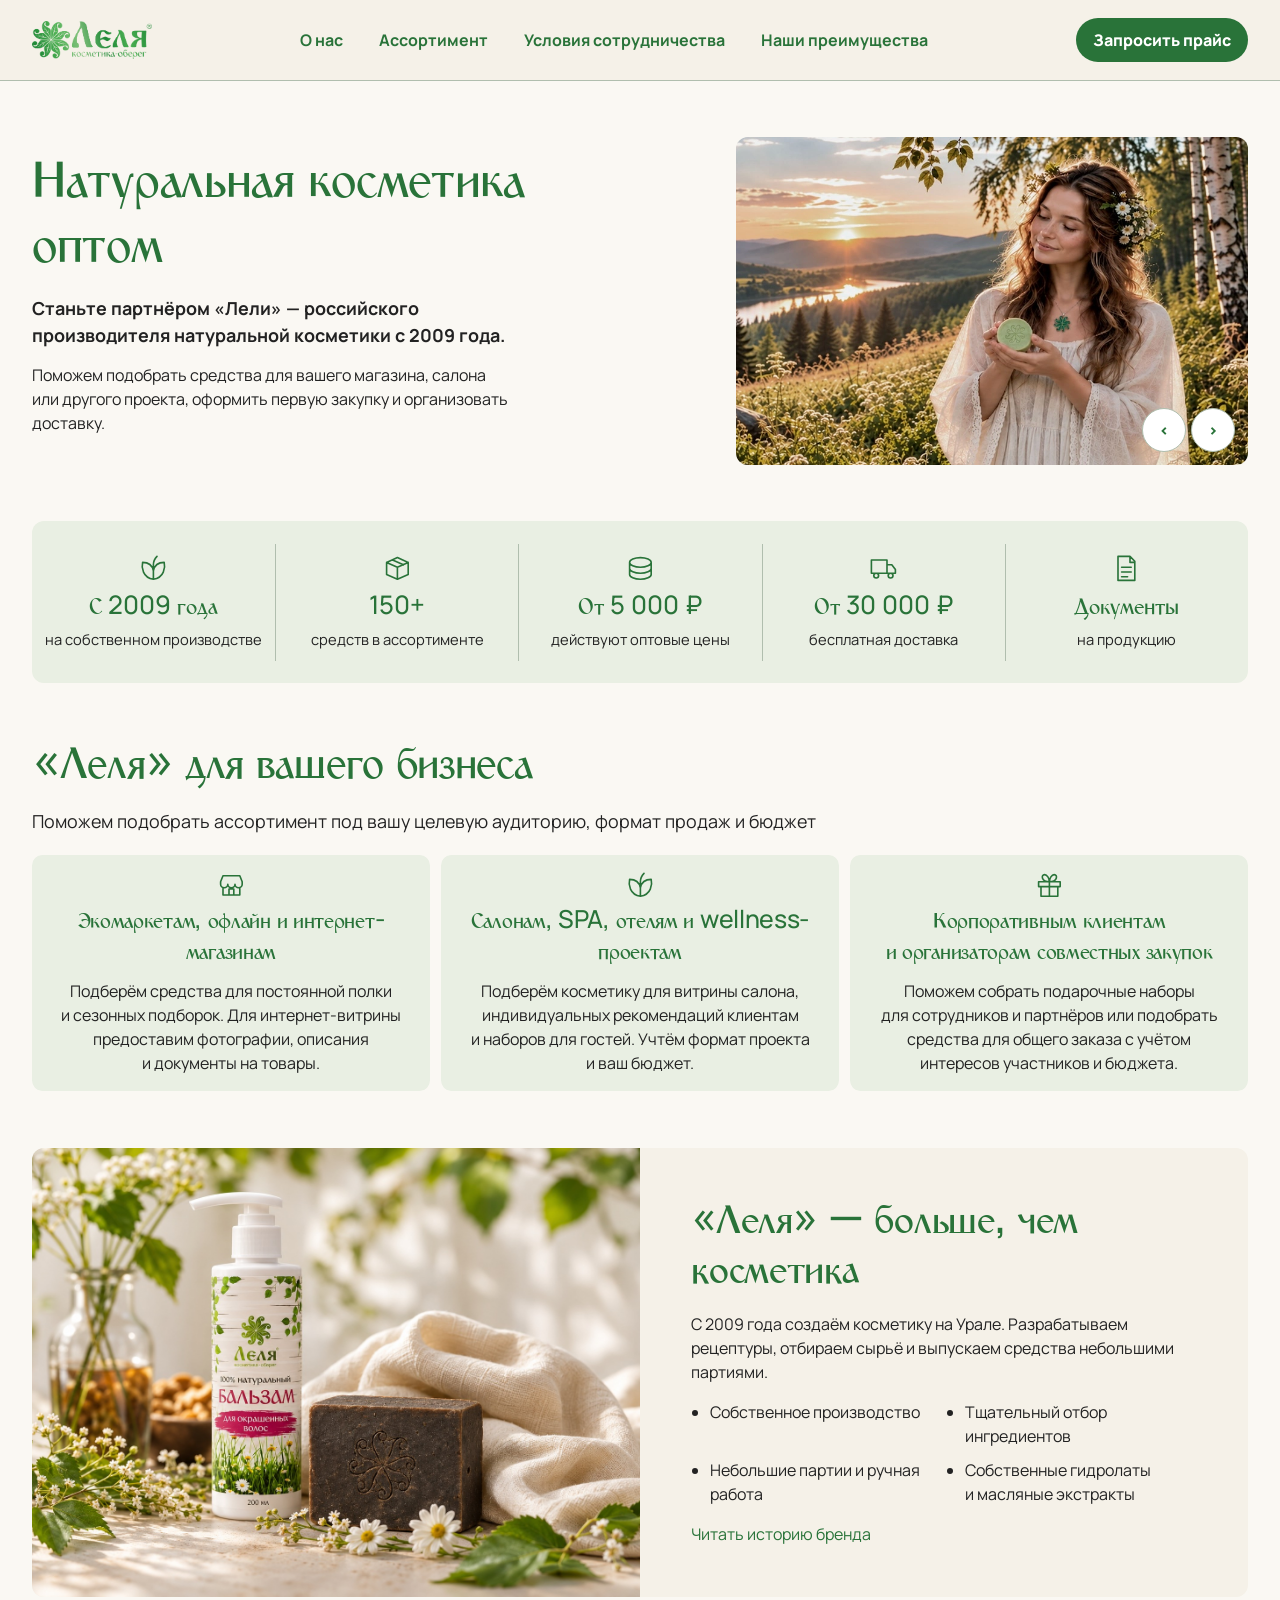
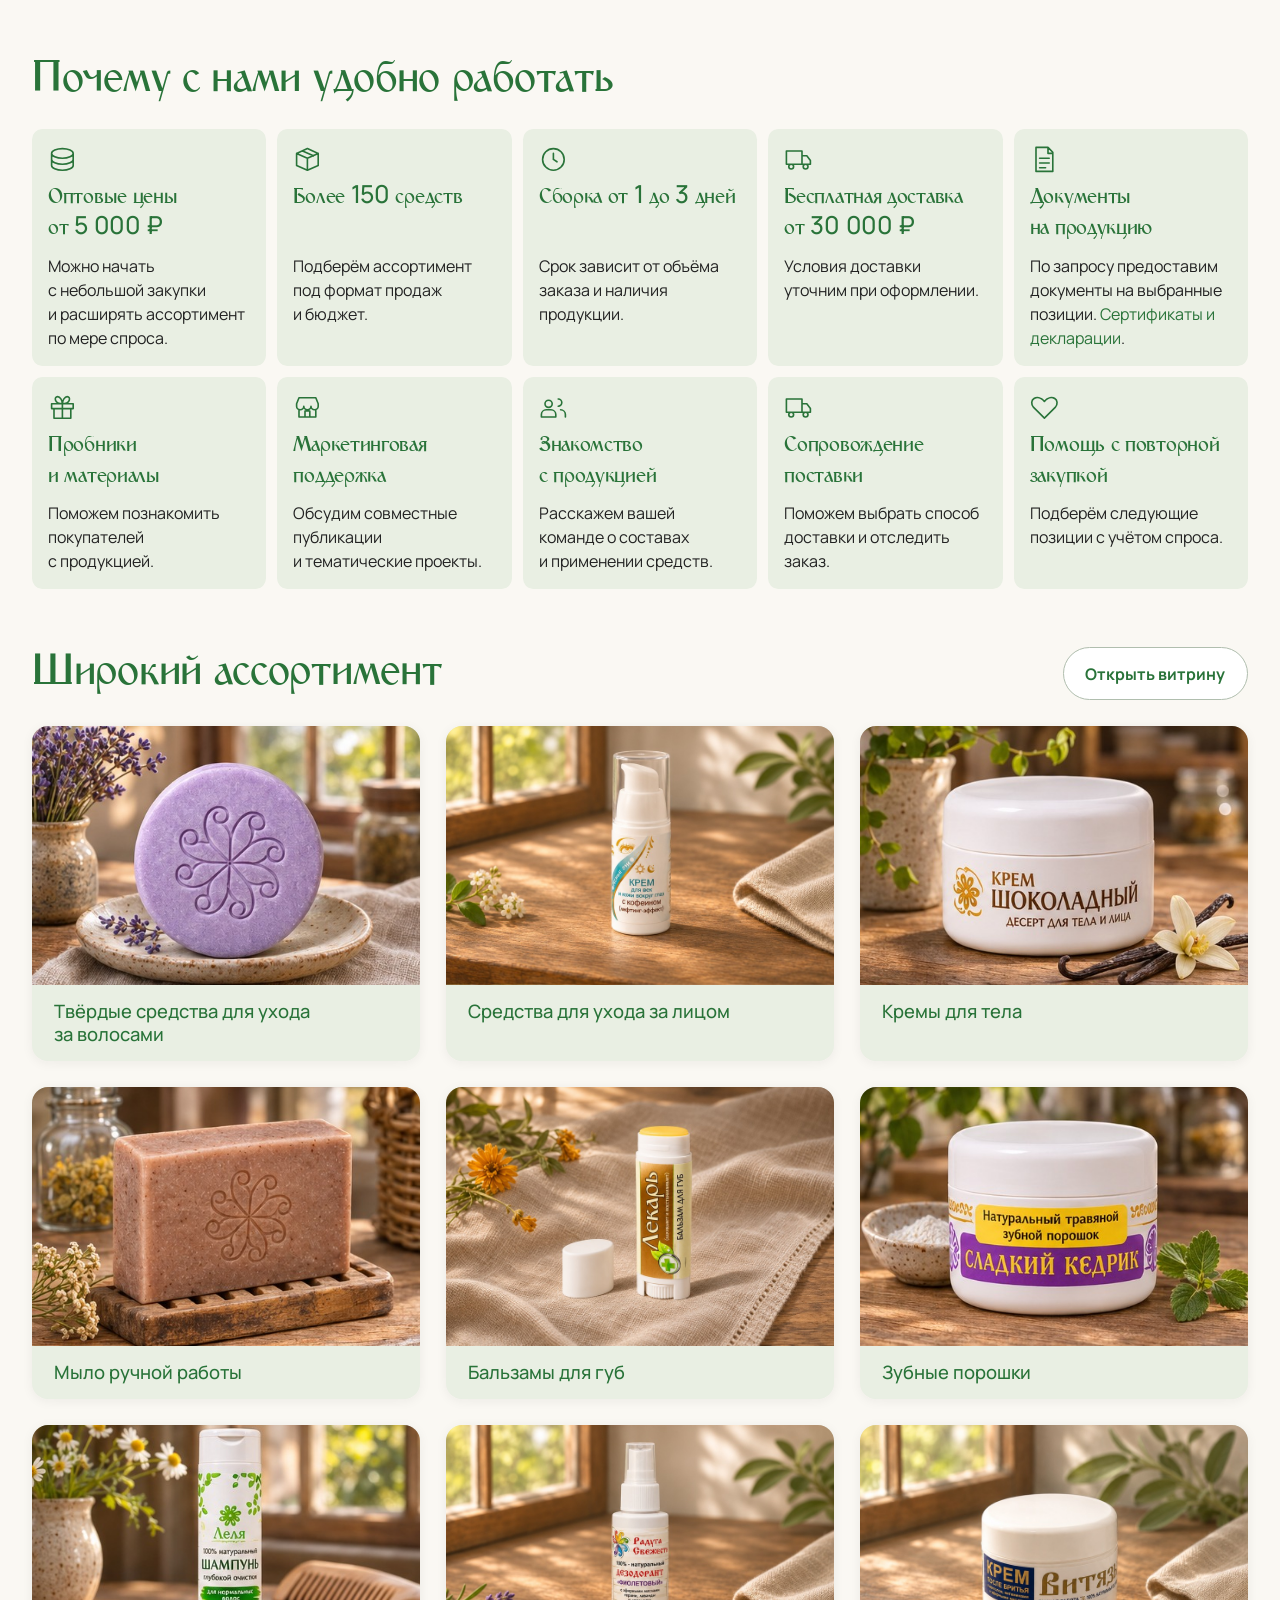
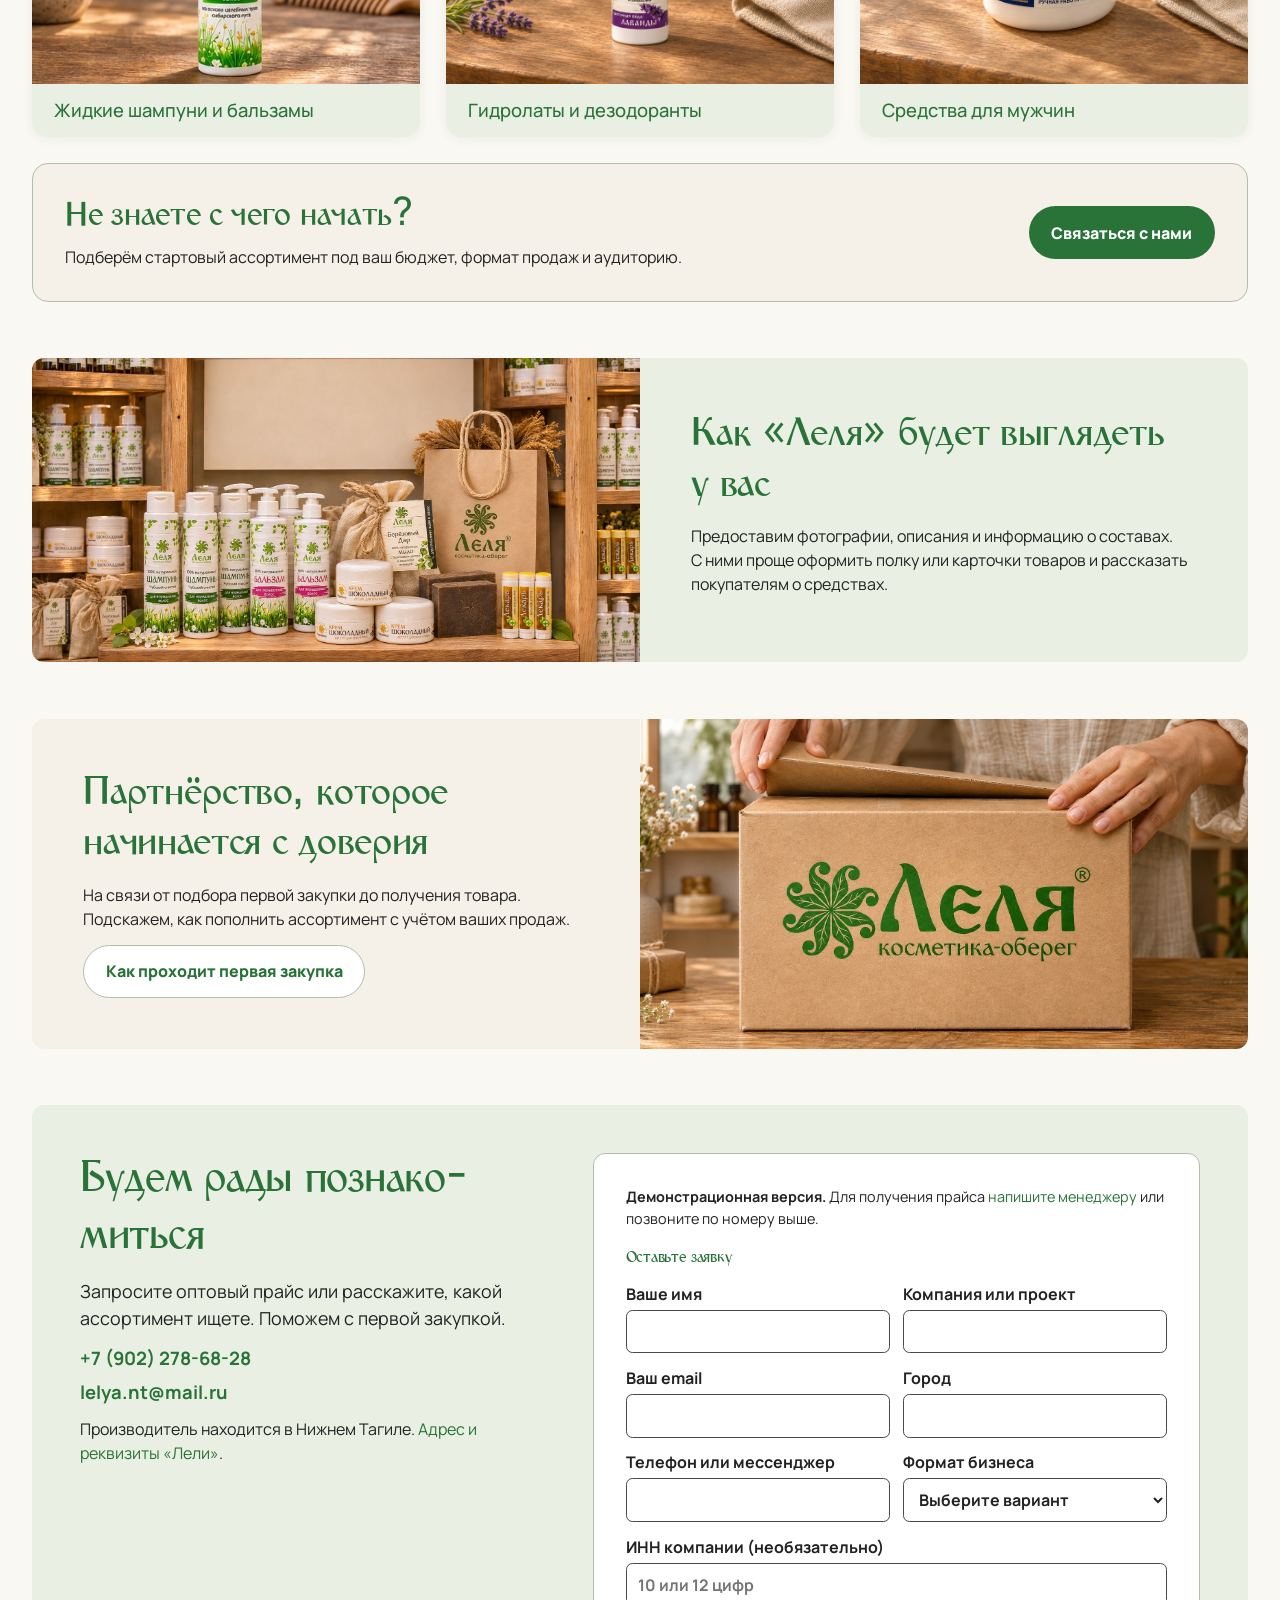
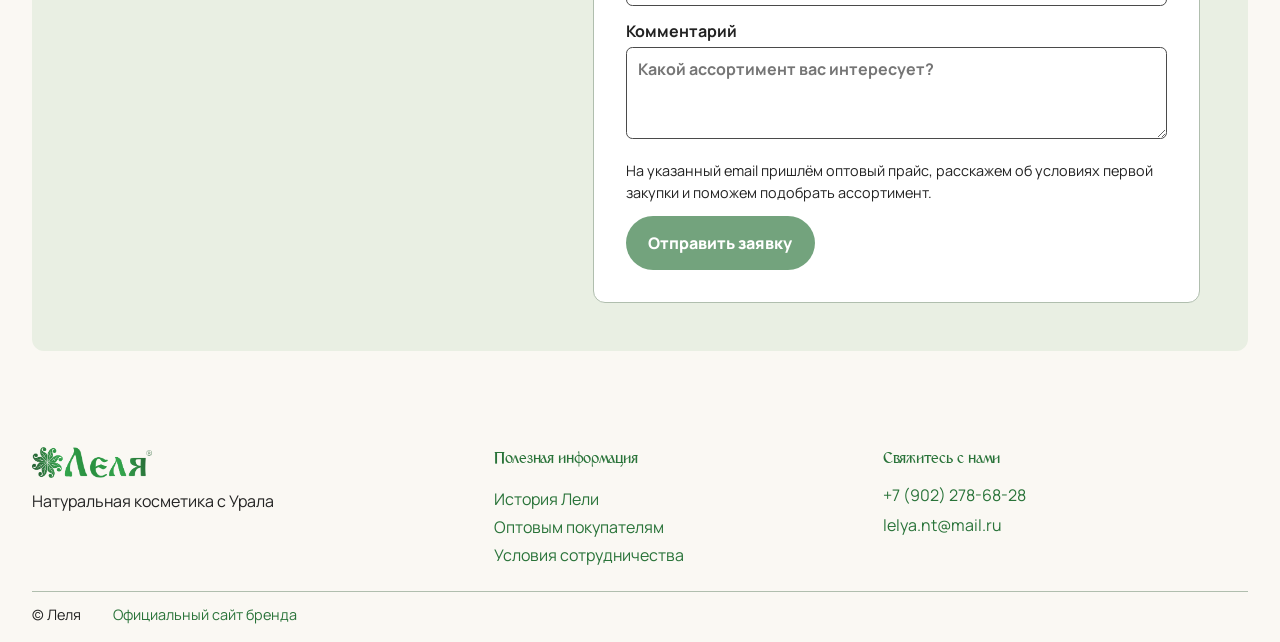
<file: index.html>
<!doctype html>
<html lang="ru">
<head>
<meta name="robots" content="noindex,follow">
<meta charset="utf-8">
<meta name="viewport" content="width=device-width, initial-scale=1">
<meta name="description" content="Оптовые поставки натуральной косметики «Леля» из Нижнего Тагила. Оптовые цены от 5 000 ₽, доставка по России. Запросите прайс для вашего бизнеса.">
<title>Натуральная косметика оптом от производителя «Леля»</title>
<link rel="icon" href="assets/icon.png">
<link rel="stylesheet" href="https://fonts.googleapis.com/css2?family=Manrope:wght@400;500;600;700;800&amp;display=swap">
<link rel="stylesheet" href="styles.css?v=wholesale-launch">
<script src="carousel.js" defer></script>
</head>
<body id="top" class="partner-home">
<a class="skip" href="#partners">К&nbsp;содержанию</a>
<header class="header">
  <div class="wrap header-inner">
    <a href="#top" aria-label="Леля — начало страницы"><img class="logo" src="assets/logo-header.png" alt="Леля"></a>
    <nav class="desktop-menu" aria-label="Основное меню"><a href="history.html">О&nbsp;нас</a><a href="assortment.html">Ассортимент</a><a href="terms.html">Условия сотрудничества</a><a href="benefits.html">Наши преимущества</a></nav>
    <a class="button small" href="#contact">Запросить прайс</a>
    <details class="mobile-menu">
      <summary aria-label="Меню"><span aria-hidden="true"></span></summary>
      <nav aria-label="Основное меню"><a href="history.html">О&nbsp;нас</a><a href="assortment.html">Ассортимент</a><a href="terms.html">Условия сотрудничества</a><a href="benefits.html">Наши преимущества</a></nav>
    </details>
  </div>
</header>
<main>
  <section id="partners" class="hero wrap" aria-labelledby="hero-title">
    <div class="hero-copy">
      <h1 id="hero-title">Натуральная косметика оптом</h1>
      <p class="intro"><strong>Станьте партнёром «Лели»&nbsp;— российского производителя натуральной косметики с&nbsp;2009&nbsp;года.</strong></p><p>Поможем подобрать средства для&nbsp;вашего магазина, салона или&nbsp;другого проекта, оформить первую закупку и&nbsp;организовать доставку.</p>
    </div>
    <div class="hero-carousel" role="region" aria-label="Косметика «Леля»">
      <img class="carousel-photo carousel-original is-active" src="assets/banner.webp" alt="Фотография из архива бренда «Леля»" fetchpriority="high">
      <img class="carousel-photo" src="assets/hero-daily.jpg" alt="Шампунь, бальзам-кондиционер для жирных волос, мыло, крем и бальзам для губ на столе в мастерской" aria-hidden="true">
      <img class="carousel-photo" src="assets/hero-care.jpg" alt="Два жидких шампуня, фиолетовый твёрдый шампунь и стопка кедрового мыла на столе в мастерской" aria-hidden="true">
      <div class="carousel-controls" hidden>
        <button type="button" data-step="-1" aria-label="Предыдущее фото">‹</button>
        <button type="button" data-step="1" aria-label="Следующее фото">›</button>
      </div>
    </div>
  </section>
  <section class="partner-facts" aria-label="Условия сотрудничества">
    <div class="wrap facts">
      <div><svg class="line-icon" viewBox="0 0 24 24" aria-hidden="true"><path d="M12 21C3 20 2 11 3 7c5 0 8 2 9 7m0 7c9-1 10-10 9-14-5 0-8 2-9 7m0 7V9c0-3 1-5 3-7"/></svg><strong>С&nbsp;2009&nbsp;года</strong><span>на&nbsp;собственном производстве</span></div>
      <div><svg class="line-icon" viewBox="0 0 24 24" aria-hidden="true"><path d="M3 7l9-4 9 4v10l-9 4-9-4Zm0 0 9 4 9-4m-9 4v10m-4-16 9 4"/></svg><strong>150+</strong><span>средств в&nbsp;ассортименте</span></div>
      <div><svg class="line-icon" viewBox="0 0 24 24" aria-hidden="true"><path d="M3 7c0-2 4-4 9-4s9 2 9 4-4 4-9 4-9-2-9-4Zm0 0v5c0 2 4 4 9 4s9-2 9-4V7M3 12v5c0 2 4 4 9 4s9-2 9-4v-5"/></svg><strong>От&nbsp;5&nbsp;000&nbsp;₽</strong><span>действуют оптовые цены</span></div>
      <div><svg class="line-icon" viewBox="0 0 24 24" aria-hidden="true"><path d="M2 5h13v11H2Zm13 4h4l3 4v3h-7M8 18a2 2 0 1 1-4 0 2 2 0 0 1 4 0Zm12 0a2 2 0 1 1-4 0 2 2 0 0 1 4 0Z"/></svg><strong>От&nbsp;30&nbsp;000&nbsp;₽</strong><span>бесплатная доставка</span></div>
      <div><svg class="line-icon" viewBox="0 0 24 24" aria-hidden="true"><path d="M5 2h10l4 4v16H5Zm10 0v5h4M8 11h8m-8 4h8m-8 4h5"/></svg><strong>Документы</strong><span>на&nbsp;продукцию</span></div>
    </div>
  </section>
  <section class="wrap section business" aria-labelledby="business-title">
    <h2 id="business-title">«Леля» для&nbsp;вашего бизнеса</h2>
    <p class="intro">Поможем подобрать ассортимент под&nbsp;вашу целевую аудиторию, формат продаж и&nbsp;бюджет</p>
    <div class="business-grid">
      <article>
        <svg class="line-icon" viewBox="0 0 24 24" aria-hidden="true"><path d="M3 9l2-5h14l2 5M3 9v2a3 3 0 0 0 6 0 3 3 0 0 0 6 0 3 3 0 0 0 6 0V9M5 14v6h14v-6M10 20v-5h4v5"/></svg>
        <h3>Экомаркетам, офлайн и&nbsp;интернет-магазинам</h3>
        <p>Подберём средства для&nbsp;постоянной полки и&nbsp;сезонных подборок. Для&nbsp;интернет-витрины предоставим фотографии, описания и&nbsp;документы на&nbsp;товары.</p>
      </article>
      <article>
        <svg class="line-icon" viewBox="0 0 24 24" aria-hidden="true"><path d="M12 21C3 20 2 11 3 7c5 0 8 2 9 7m0 7c9-1 10-10 9-14-5 0-8 2-9 7m0 7V9c0-3 1-5 3-7"/></svg>
        <h3>Салонам, SPA, отелям и&nbsp;wellness-проектам</h3>
        <p>Подберём косметику для&nbsp;витрины салона, индивидуальных рекомендаций клиентам и&nbsp;наборов для&nbsp;гостей. Учтём формат проекта и&nbsp;ваш бюджет.</p>
      </article>
      <article>
        <svg class="line-icon" viewBox="0 0 24 24" aria-hidden="true"><path d="M3 9h18v4H3zm2 4v8h14v-8m-7-4v12m0-12C5 9 5 3 8 3c2 0 4 3 4 6Zm0 0c7 0 7-6 4-6-2 0-4 3-4 6Z"/></svg>
        <h3>Корпоративным клиентам и&nbsp;организаторам совместных закупок</h3>
        <p>Поможем собрать подарочные наборы для&nbsp;сотрудников и&nbsp;партнёров или&nbsp;подобрать средства для&nbsp;общего заказа с&nbsp;учётом интересов участников и&nbsp;бюджета.</p>
      </article>
    </div>
  </section>
  <section id="about" class="wrap brand-story" aria-labelledby="history-title">
    <img src="assets/partner-brand.jpg" alt="Бальзам для окрашенных волос и дегтярное мыло «Берёзовый дар» среди трав и цветов" loading="lazy" width="1536" height="1024">
    <div class="brand-story-copy">
      <h2 id="history-title">«Леля»&nbsp;— больше, чем косметика</h2>
      <p>С&nbsp;2009&nbsp;года создаём косметику на&nbsp;Урале. Разрабатываем рецептуры, отбираем сырьё и&nbsp;выпускаем средства небольшими партиями.</p>
      <ul class="brand-values"><li>Собственное производство</li><li>Тщательный отбор ингредиентов</li><li>Небольшие партии и&nbsp;ручная работа</li><li>Собственные гидролаты и&nbsp;масляные экстракты</li></ul>
      <a href="history.html">Читать историю бренда</a>
    </div>
  </section>
  <section class="wrap section" aria-labelledby="benefits-title">
    <h2 id="benefits-title">Почему с&nbsp;нами удобно работать</h2>
    <div class="benefits-grid">
      <a class="benefit-link" href="terms.html"><svg class="line-icon" viewBox="0 0 24 24" aria-hidden="true"><path d="M3 7c0-2 4-4 9-4s9 2 9 4-4 4-9 4-9-2-9-4Zm0 0v5c0 2 4 4 9 4s9-2 9-4V7M3 12v5c0 2 4 4 9 4s9-2 9-4v-5"/></svg><h3>Оптовые цены от&nbsp;5&nbsp;000&nbsp;₽</h3><p>Можно начать с&nbsp;небольшой закупки и&nbsp;расширять ассортимент по&nbsp;мере спроса.</p></a>
      <article><svg class="line-icon" viewBox="0 0 24 24" aria-hidden="true"><path d="M3 7l9-4 9 4v10l-9 4-9-4Zm0 0 9 4 9-4m-9 4v10m-4-16 9 4"/></svg><h3>Более 150 средств</h3><p>Подберём ассортимент под&nbsp;формат продаж и&nbsp;бюджет.</p></article>
      <a class="benefit-link" href="terms.html#packing"><svg class="line-icon" viewBox="0 0 24 24" aria-hidden="true"><path d="M12 7v5l3 2m6-2a9 9 0 1 1-18 0 9 9 0 0 1 18 0Z"/></svg><h3>Сборка от&nbsp;1 до&nbsp;3&nbsp;дней</h3><p>Срок зависит от&nbsp;объёма заказа и&nbsp;наличия продукции.</p></a>
      <a class="benefit-link" href="terms.html#shipping"><svg class="line-icon" viewBox="0 0 24 24" aria-hidden="true"><path d="M2 5h13v11H2Zm13 4h4l3 4v3h-7M8 18a2 2 0 1 1-4 0 2 2 0 0 1 4 0Zm12 0a2 2 0 1 1-4 0 2 2 0 0 1 4 0Z"/></svg><h3>Бесплатная доставка от&nbsp;30&nbsp;000&nbsp;₽</h3><p>Условия доставки уточним при&nbsp;оформлении.</p></a>
      <article><svg class="line-icon" viewBox="0 0 24 24" aria-hidden="true"><path d="M5 2h10l4 4v16H5Zm10 0v5h4M8 11h8m-8 4h8m-8 4h5"/></svg><h3>Документы на&nbsp;продукцию</h3><p>По&nbsp;запросу предоставим документы на выбранные позиции. <a href="https://milelya.ru/certificate/">Сертификаты и декларации</a>.</p></article>
      <article><svg class="line-icon" viewBox="0 0 24 24" aria-hidden="true"><path d="M3 9h18v4H3zm2 4v8h14v-8m-7-4v12m0-12C5 9 5 3 8 3c2 0 4 3 4 6Zm0 0c7 0 7-6 4-6-2 0-4 3-4 6Z"/></svg><h3>Пробники и&nbsp;материалы</h3><p>Поможем познакомить покупателей с&nbsp;продукцией.</p></article>
      <article><svg class="line-icon" viewBox="0 0 24 24" aria-hidden="true"><path d="M3 9l2-5h14l2 5M3 9v2a3 3 0 0 0 6 0 3 3 0 0 0 6 0 3 3 0 0 0 6 0V9M5 14v6h14v-6M10 20v-5h4v5"/></svg><h3>Маркетинговая поддержка</h3><p>Обсудим совместные публикации и&nbsp;тематические проекты.</p></article>
      <article><svg class="line-icon" viewBox="0 0 24 24" aria-hidden="true"><path d="M8 12a3 3 0 1 0 0-6 3 3 0 0 0 0 6Zm8-1a3 3 0 1 0 0-6m-2 15v-2a4 4 0 0 0-4-4H6a4 4 0 0 0-4 4v2Zm8 0v-2a4 4 0 0 0-4-4"/></svg><h3>Знакомство с&nbsp;продукцией</h3><p>Расскажем вашей команде о&nbsp;составах и&nbsp;применении средств.</p></article>
      <article><svg class="line-icon" viewBox="0 0 24 24" aria-hidden="true"><path d="M2 5h13v11H2Zm13 4h4l3 4v3h-7M8 18a2 2 0 1 1-4 0 2 2 0 0 1 4 0Zm12 0a2 2 0 1 1-4 0 2 2 0 0 1 4 0Z"/></svg><h3>Сопровождение поставки</h3><p>Поможем выбрать способ доставки и&nbsp;отследить заказ.</p></article>
      <article><svg class="line-icon" viewBox="0 0 24 24" aria-hidden="true"><path d="M12 21 3 12C-2 6 6 0 12 7c6-7 14-1 9 5Z"/></svg><h3>Помощь с&nbsp;повторной закупкой</h3><p>Подберём следующие позиции с&nbsp;учётом спроса.</p></article>
    </div>
  </section>
  <section id="assortment" class="assortment section" aria-labelledby="assortment-title">
    <div class="wrap">
      <div class="assortment-heading"><h2 id="assortment-title">Широкий ассортимент</h2><a class="button button-light" href="assortment.html">Открыть витрину</a></div>
      <div class="assortment-grid">
        <article class="assortment-card">
          <img src="assets/assortment/hair.jpg" width="508" height="337" loading="lazy" decoding="async" alt="">
          <h3>Твёрдые средства для&nbsp;ухода за&nbsp;волосами</h3>
        </article>
        <article class="assortment-card">
          <img src="assets/assortment/face.jpg" width="900" height="600" loading="lazy" decoding="async" alt="Крем для век «Ясные Очи»">
          <h3>Средства для&nbsp;ухода за&nbsp;лицом</h3>
        </article>
        <article class="assortment-card">
          <img src="assets/assortment/body.jpg" width="508" height="337" loading="lazy" decoding="async" alt="">
          <h3>Кремы для&nbsp;тела</h3>
        </article>
        <article class="assortment-card">
          <img src="assets/assortment/soap.jpg" width="508" height="338" loading="lazy" decoding="async" alt="">
          <h3>Мыло ручной работы</h3>
        </article>
        <article class="assortment-card">
          <img src="assets/assortment/lips.jpg" width="900" height="600" loading="lazy" decoding="async" alt="Белый тубус бальзама «Лекарь» с колпачком рядом">
          <h3>Бальзамы для&nbsp;губ</h3>
        </article>
        <article class="assortment-card">
          <img src="assets/assortment/powder.jpg" width="508" height="338" loading="lazy" decoding="async" alt="">
          <h3>Зубные порошки</h3>
        </article>
        <article class="assortment-card">
          <img src="assets/assortment/shampoo.jpg" width="508" height="337" loading="lazy" decoding="async" alt="">
          <h3>Жидкие шампуни и&nbsp;бальзамы</h3>
        </article>
        <article class="assortment-card">
          <img src="assets/assortment/deodorant.jpg" width="900" height="600" loading="lazy" decoding="async" alt="Дезодорант-спрей «Фиолетовый»">
          <h3>Гидролаты и&nbsp;дезодоранты</h3>
        </article>
        <article class="assortment-card">
          <img src="assets/assortment/vityaz.jpg" width="900" height="600" loading="lazy" decoding="async" alt="Крем после бритья с ментолом «Витязь»">
          <h3>Средства для&nbsp;мужчин</h3>
        </article>
      </div>
      <div class="assortment-action">
        <div><h3>Не&nbsp;знаете с&nbsp;чего начать?</h3><p>Подберём стартовый ассортимент под&nbsp;ваш бюджет, формат продаж и&nbsp;аудиторию.</p></div>
        <a class="button" href="#contact">Связаться с&nbsp;нами</a>
      </div>
    </div>
  </section>
  <section class="wrap shelf-story" aria-labelledby="shelf-title">
    <img src="assets/partner-shelf.jpg" alt="Пример выкладки шампуней, бальзамов, кремов и мыла «Леля» на деревянных полках" loading="lazy" width="1774" height="887">
    <div class="brand-story-copy">
      <h2 id="shelf-title">Как «Леля» будет выглядеть у&nbsp;вас</h2>
      <p>Предоставим фотографии, описания и&nbsp;информацию о&nbsp;составах. С&nbsp;ними проще оформить полку или&nbsp;карточки товаров и&nbsp;рассказать покупателям о&nbsp;средствах.</p>
    </div>
  </section>
  <section class="wrap trust-story" aria-labelledby="trust-title">
    <div class="brand-story-copy">
      <h2 id="trust-title">Партнёрство, которое начинается с&nbsp;доверия</h2>
      <p>На&nbsp;связи от&nbsp;подбора первой закупки до&nbsp;получения товара. Подскажем, как пополнить ассортимент с&nbsp;учётом ваших продаж.</p>
      <a class="button button-light" href="terms.html#steps-title">Как проходит первая закупка</a>
    </div>
    <img src="assets/partner-shipping.jpg" alt="Упаковка заказа в фирменную коробку «Леля»" loading="lazy" width="1774" height="887">
  </section>
  <section id="contact" class="contact section" aria-labelledby="contact-title">
    <div class="wrap split">
      <div>
        <h2 id="contact-title">Будем рады познако&shy;миться</h2>
        <p class="intro">Запросите оптовый прайс или&nbsp;расскажите, какой ассортимент ищете. Поможем с&nbsp;первой закупкой.</p>
        <address><a href="tel:+79022786828">+7 (902) 278-68-28</a><a href="mailto:lelya.nt@mail.ru">lelya.nt@mail.ru</a></address>
        <p>Производитель находится в Нижнем Тагиле. <a href="https://milelya.ru/contacts/">Адрес и реквизиты «Лели»</a>.</p>
      </div>
      <div class="demo-request" aria-label="Демонстрационная форма"><p class="form-note"><strong>Демонстрационная версия.</strong> Для получения прайса <a href="mailto:lelya.nt@mail.ru?subject=Запрос%20оптового%20прайса">напишите менеджеру</a> или позвоните по номеру выше.</p>
        <h3>Оставьте заявку</h3>
        <div class="request-fields">
          <label>Ваше имя <input name="name" autocomplete="name" required maxlength="100"></label>
          <label>Компания или&nbsp;проект <input name="company" autocomplete="organization" maxlength="120"></label>
          <label>Ваш email <input type="email" name="email" autocomplete="email" required maxlength="254"></label>
          <label>Город <input name="city" autocomplete="address-level2" maxlength="100"></label>
          <label>Телефон или&nbsp;мессенджер <input name="direct_contact" maxlength="120"></label>
          <label>Формат бизнеса <select name="business"><option value="">Выберите вариант</option><option>Магазин</option><option>Салон или&nbsp;SPA</option><option>Интернет-магазин</option><option>Маркетплейс</option><option>Отель</option><option>Совместные закупки</option><option>Корпоративный клиент</option><option>Другое</option></select></label>
          <label class="request-wide">ИНН компании (необязательно) <input name="inn" inputmode="numeric" pattern="[0-9]{10}|[0-9]{12}" maxlength="12" title="Введите 10 или 12 цифр" placeholder="10 или 12 цифр"></label>
          <label class="request-wide">Комментарий <textarea name="message" rows="3" maxlength="1000" placeholder="Какой ассортимент вас интересует?"></textarea></label>
        </div>
        <div hidden><label>Сайт компании <input name="website" tabindex="-1" autocomplete="off"></label></div>
        <p class="form-note">На&nbsp;указанный email пришлём оптовый прайс, расскажем об&nbsp;условиях первой закупки и&nbsp;поможем подобрать ассортимент.</p>
        <button type="button" class="button" disabled>Отправить заявку</button>
        <p class="form-note" role="status" id="request-status"></p>
      </div>
    </div>
  </section>
</main>
<footer class="footer">
  <div class="wrap footer-grid">
    <div><a href="#top"><img class="logo" src="assets/logo.png" alt="Леля"></a><p>Натуральная косметика с&nbsp;Урала</p></div>
    <nav aria-label="Полезная информация"><h3>Полезная информация</h3><a href="#about">История Лели</a><a href="#partners">Оптовым покупателям</a><a href="terms.html">Условия сотрудничества</a></nav>
    <div><h3>Свяжитесь с&nbsp;нами</h3><address><a href="tel:+79022786828">+7 (902) 278-68-28</a><a href="mailto:lelya.nt@mail.ru">lelya.nt@mail.ru</a></address></div>
  </div>
  <div class="wrap footer-bottom"><span>©&nbsp;Леля</span><a href="https://milelya.ru/">Официальный сайт бренда</a></div>
</footer>
</body>
</html>
</file>
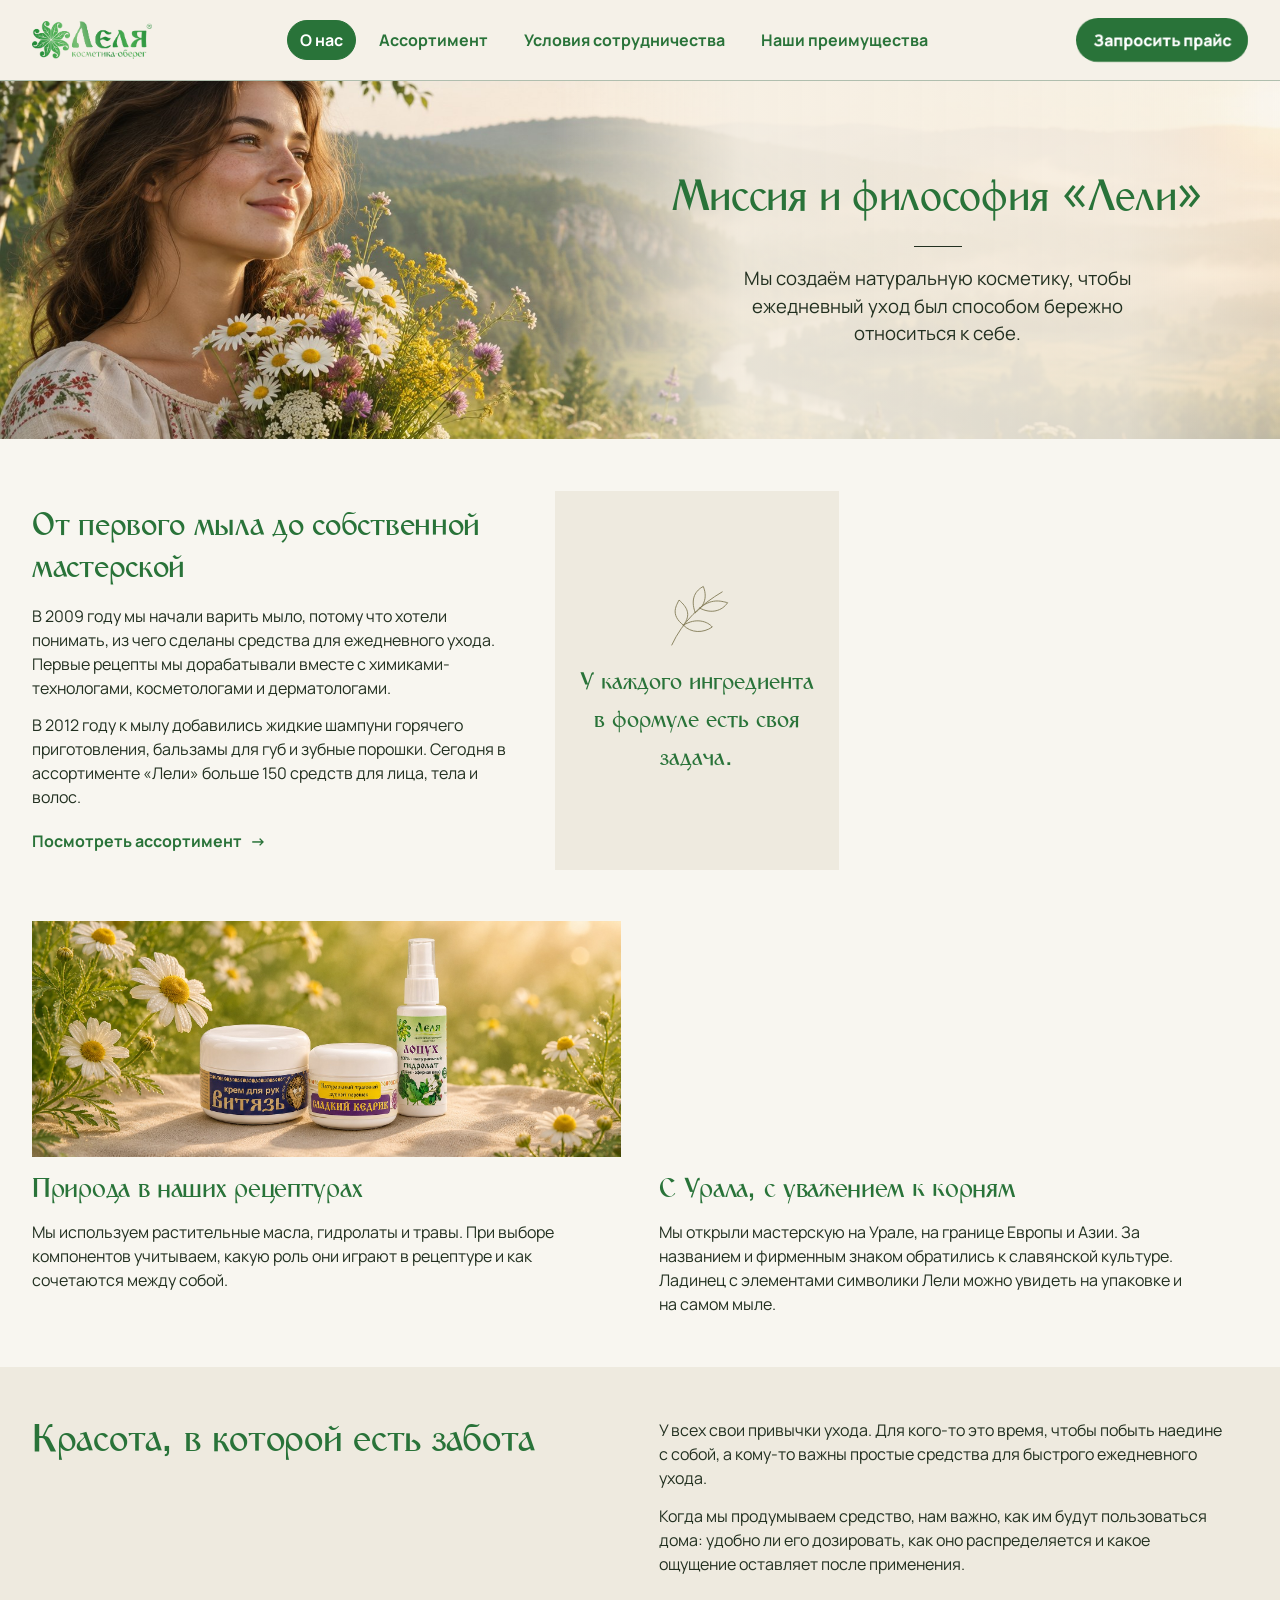
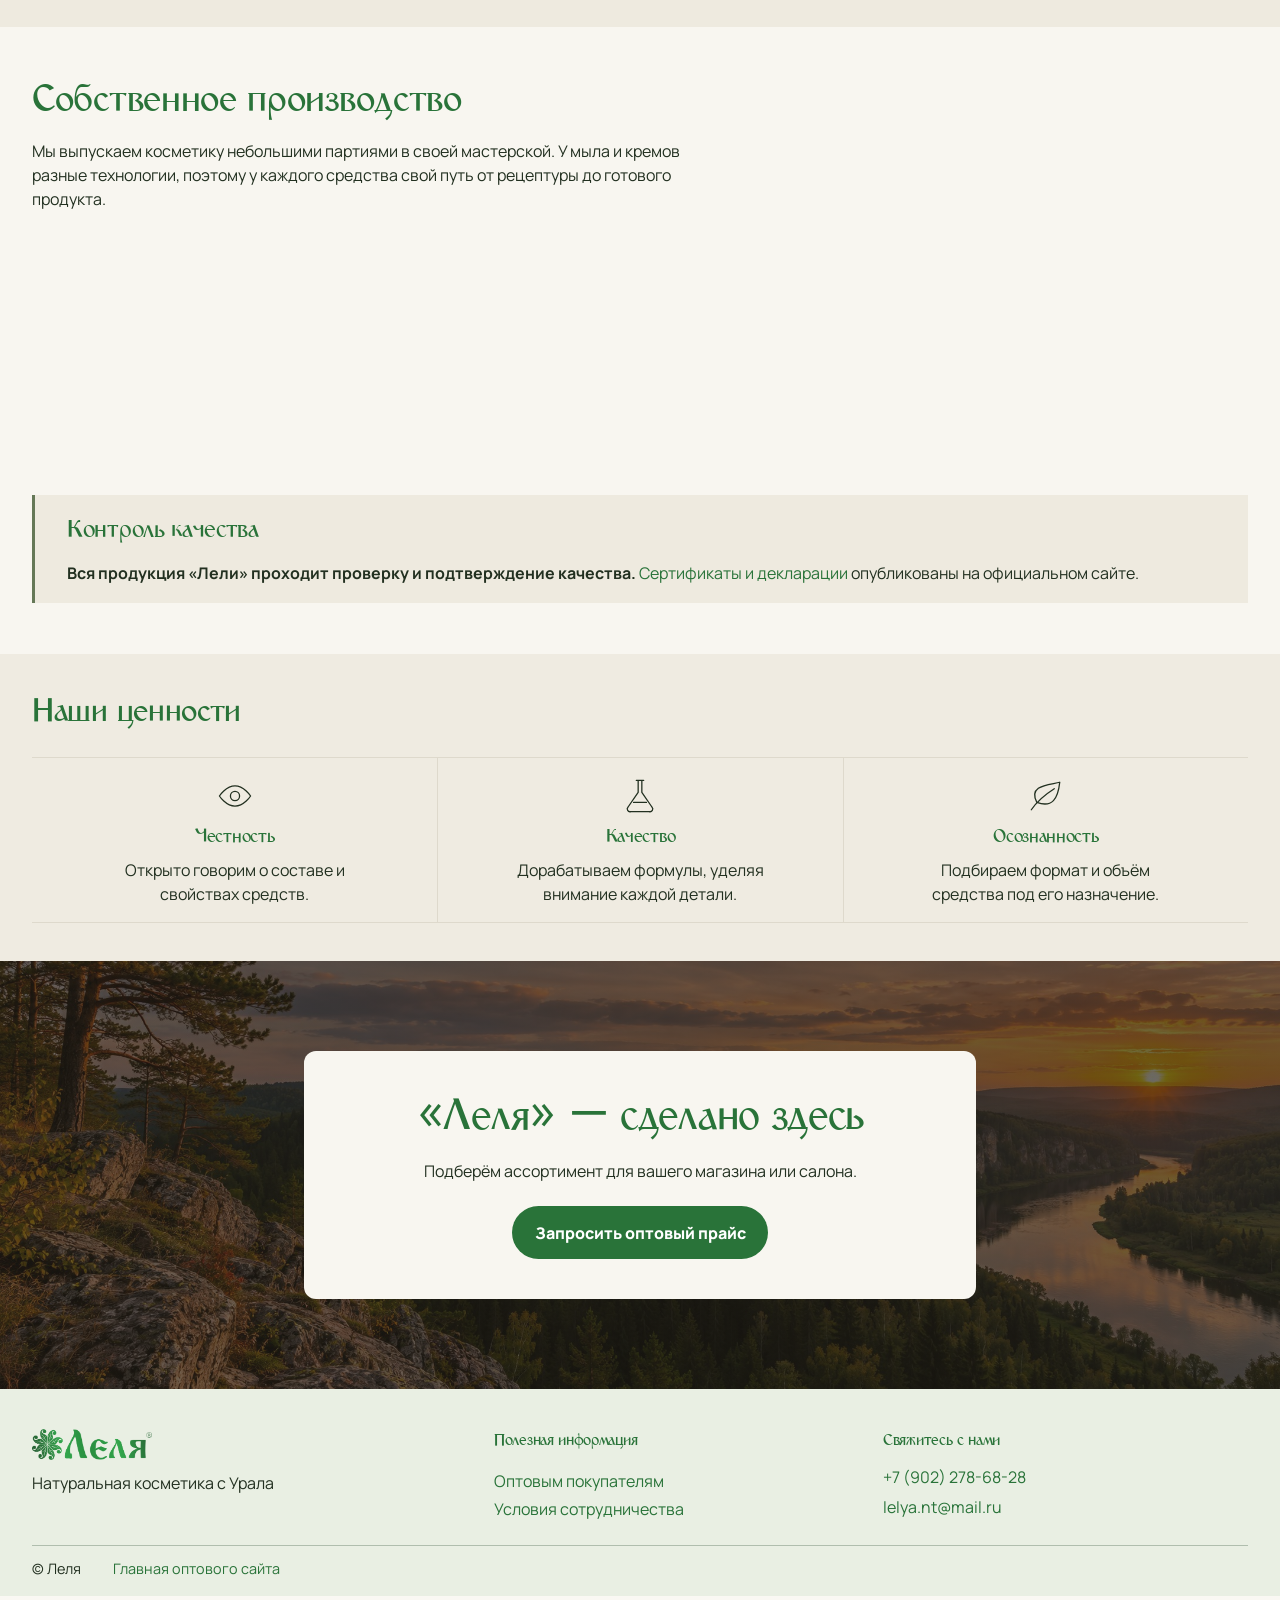
<file: about.html>
<!doctype html>
<html lang="ru">
<head>
<meta name="robots" content="noindex,follow">
<meta charset="utf-8">
<meta name="viewport" content="width=device-width, initial-scale=1">
<title>О&nbsp;нас — История Лели</title>
<link rel="canonical" href="history.html">
<meta http-equiv="refresh" content="0; url=history.html">
</head>
<body><a href="history.html">О&nbsp;нас — История Лели</a></body>
</html>
</file>
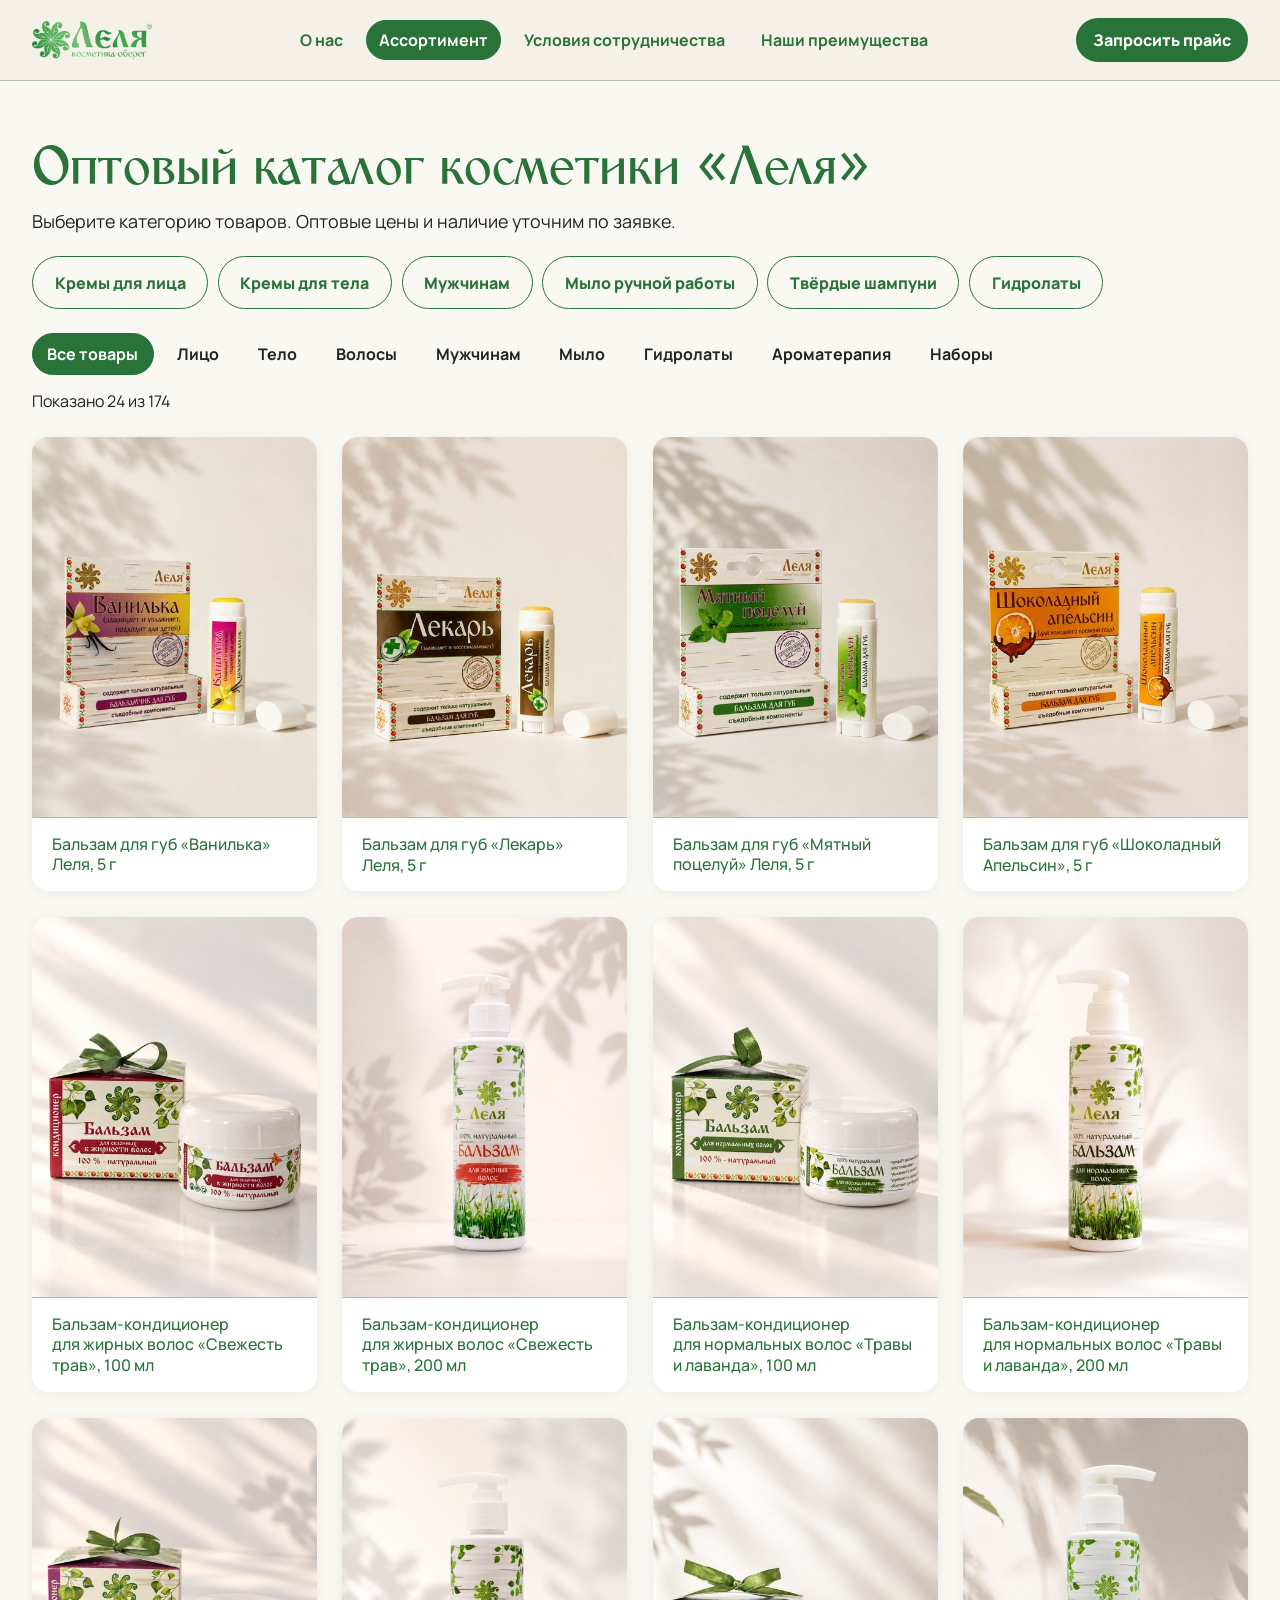
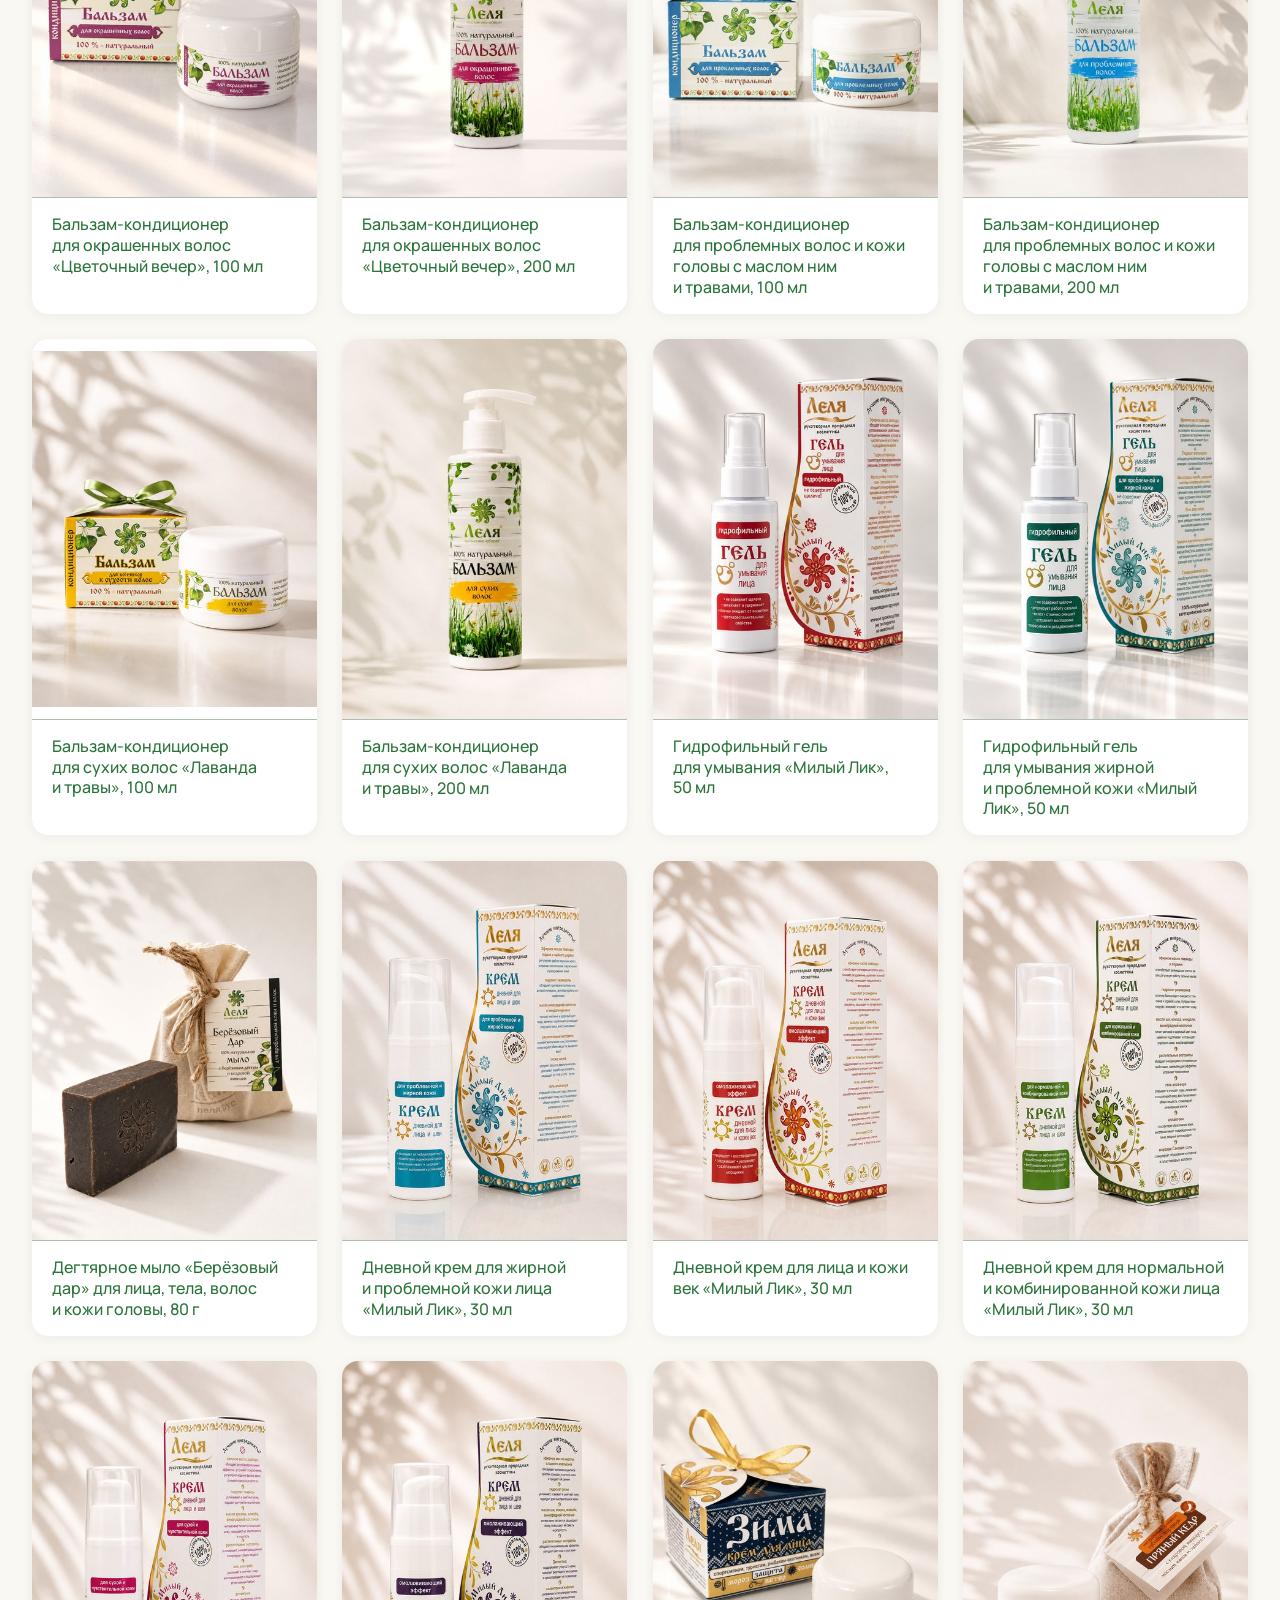
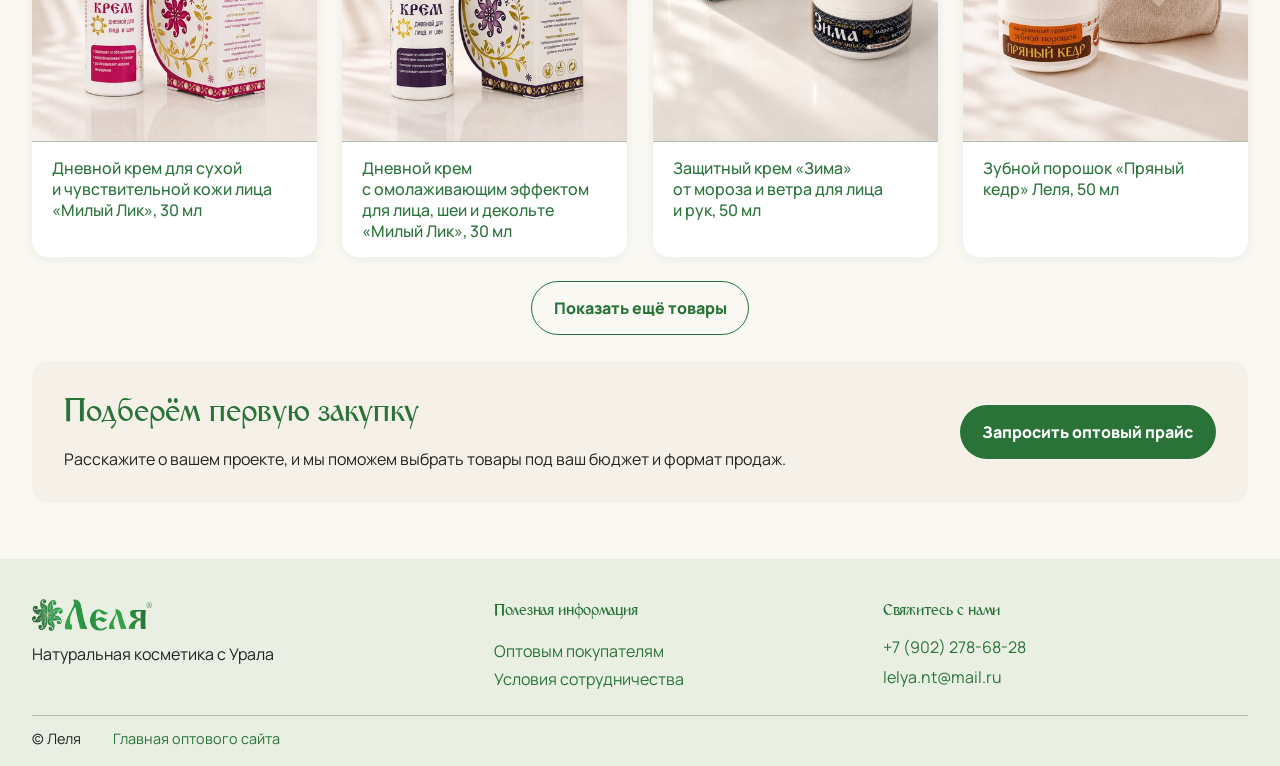
<file: assortment.html>
<!doctype html>
<html lang="ru">
<head>
<meta name="robots" content="noindex,follow">
<meta charset="utf-8">
<meta name="viewport" content="width=device-width, initial-scale=1">
<meta name="description" content="Оптовый ассортимент «Лели»: натуральное мыло, твёрдые шампуни, гидролаты и средства для лица, тела и волос. Цены и наличие — по запросу.">
<title>Оптовый каталог косметики «Леля» — ассортимент</title>
<link rel="icon" href="assets/icon.png">
<link rel="stylesheet" href="https://fonts.googleapis.com/css2?family=Manrope:wght@400;500;600;700;800&amp;display=swap">
<link rel="stylesheet" href="styles.css?v=wholesale-launch">
<script src="assortment.js" defer></script>
</head>
<body>
<a class="skip" href="#catalog">К&nbsp;содержанию</a>
<header class="header">
  <div class="wrap header-inner">
    <a href="index.html" aria-label="Леля — главная оптового сайта"><img class="logo" src="assets/logo-header.png" alt="Леля"></a>
    <nav class="desktop-menu" aria-label="Основное меню"><a href="history.html">О&nbsp;нас</a><a href="assortment.html" aria-current="page">Ассортимент</a><a href="terms.html">Условия сотрудничества</a><a href="benefits.html">Наши преимущества</a></nav>
    <a class="button small" href="index.html#contact">Запросить прайс</a>
    <details class="mobile-menu">
      <summary aria-label="Меню"><span aria-hidden="true"></span></summary>
      <nav aria-label="Основное меню"><a href="history.html">О&nbsp;нас</a><a href="assortment.html" aria-current="page">Ассортимент</a><a href="terms.html">Условия сотрудничества</a><a href="benefits.html">Наши преимущества</a></nav>
    </details>
  </div>
</header>
<main id="catalog" class="wrap section">
  <h1 class="terms-title">Оптовый каталог косметики «Леля»</h1>
  <p class="intro">Выберите категорию товаров. Оптовые цены и&nbsp;наличие уточним по&nbsp;заявке.</p>
  <nav class="catalog-category-links" aria-label="Подборки оптового каталога"><a class="button button-outline" href="face-creams-wholesale.html">Кремы для лица</a><a class="button button-outline" href="body-creams-wholesale.html">Кремы для тела</a><a class="button button-outline" href="men-wholesale.html">Мужчинам</a><a class="button button-outline" href="soap-wholesale.html">Мыло ручной работы</a><a class="button button-outline" href="solid-shampoo-wholesale.html">Твёрдые шампуни</a><a class="button button-outline" href="hydrolats-wholesale.html">Гидролаты</a></nav>
  <div class="catalog-tools" hidden>
    <div class="catalog-filters" role="group" aria-label="Категории ассортимента">
      <button type="button" data-filter="all" aria-pressed="true" aria-controls="catalog-products">Все товары</button>
      <button type="button" data-filter="face" aria-pressed="false" aria-controls="catalog-products">Лицо</button>
      <button type="button" data-filter="body" aria-pressed="false" aria-controls="catalog-products">Тело</button>
      <button type="button" data-filter="hair" aria-pressed="false" aria-controls="catalog-products">Волосы</button>
      <button type="button" data-filter="men" aria-pressed="false" aria-controls="catalog-products">Мужчинам</button>
      <button type="button" data-filter="soap" aria-pressed="false" aria-controls="catalog-products">Мыло</button>
      <button type="button" data-filter="hydrolats" aria-pressed="false" aria-controls="catalog-products">Гидролаты</button>
      <button type="button" data-filter="aroma" aria-pressed="false" aria-controls="catalog-products">Ароматерапия</button>
      <button type="button" data-filter="gifts" aria-pressed="false" aria-controls="catalog-products">Наборы</button>
    </div>
    <p id="catalog-count" role="status"></p>
  </div>
  <div class="assortment-grid catalog-grid" id="catalog-products">
    <article class="assortment-card" data-category="face">
      <div class="catalog-photo"><img src="assets/catalog/13577.jpg" loading="lazy" decoding="async" alt=""></div>
      <div class="catalog-card-copy"><h2 tabindex="-1">Бальзам для&nbsp;губ «Ванилька» Леля, 5 г</h2></div>
    </article>
    <article class="assortment-card" data-category="face">
      <div class="catalog-photo"><img src="assets/catalog/13593.jpg" loading="lazy" decoding="async" alt=""></div>
      <div class="catalog-card-copy"><h2 tabindex="-1">Бальзам для&nbsp;губ «Лекарь» Леля, 5 г</h2></div>
    </article>
    <article class="assortment-card" data-category="face">
      <div class="catalog-photo"><img src="assets/catalog/13606.jpg" loading="lazy" decoding="async" alt=""></div>
      <div class="catalog-card-copy"><h2 tabindex="-1">Бальзам для&nbsp;губ «Мятный поцелуй» Леля, 5 г</h2></div>
    </article>
    <article class="assortment-card" data-category="face">
      <div class="catalog-photo"><img src="assets/catalog/13613.jpg" loading="lazy" decoding="async" alt=""></div>
      <div class="catalog-card-copy"><h2 tabindex="-1">Бальзам для&nbsp;губ «Шоколадный Апельсин», 5 г</h2></div>
    </article>
    <article class="assortment-card" data-category="hair">
      <div class="catalog-photo"><img src="assets/catalog/13452.jpg" loading="lazy" decoding="async" alt=""></div>
      <div class="catalog-card-copy"><h2 tabindex="-1">Бальзам-кондиционер для&nbsp;жирных волос «Свежесть трав», 100&nbsp;мл</h2></div>
    </article>
    <article class="assortment-card" data-category="hair">
      <div class="catalog-photo"><img src="assets/catalog/15007.jpg" loading="lazy" decoding="async" alt=""></div>
      <div class="catalog-card-copy"><h2 tabindex="-1">Бальзам-кондиционер для&nbsp;жирных волос «Свежесть трав», 200&nbsp;мл</h2></div>
    </article>
    <article class="assortment-card" data-category="hair">
      <div class="catalog-photo"><img src="assets/catalog/13437.jpg" loading="lazy" decoding="async" alt=""></div>
      <div class="catalog-card-copy"><h2 tabindex="-1">Бальзам-кондиционер для&nbsp;нормальных волос «Травы и&nbsp;лаванда», 100&nbsp;мл</h2></div>
    </article>
    <article class="assortment-card" data-category="hair">
      <div class="catalog-photo"><img src="assets/catalog/15026.jpg" loading="lazy" decoding="async" alt=""></div>
      <div class="catalog-card-copy"><h2 tabindex="-1">Бальзам-кондиционер для&nbsp;нормальных волос «Травы и&nbsp;лаванда», 200&nbsp;мл</h2></div>
    </article>
    <article class="assortment-card" data-category="hair">
      <div class="catalog-photo"><img src="assets/catalog/13414.jpg" loading="lazy" decoding="async" alt=""></div>
      <div class="catalog-card-copy"><h2 tabindex="-1">Бальзам-кондиционер для&nbsp;окрашенных волос «Цветочный вечер», 100&nbsp;мл</h2></div>
    </article>
    <article class="assortment-card" data-category="hair">
      <div class="catalog-photo"><img src="assets/catalog/15034.jpg" loading="lazy" decoding="async" alt=""></div>
      <div class="catalog-card-copy"><h2 tabindex="-1">Бальзам-кондиционер для&nbsp;окрашенных волос «Цветочный вечер», 200&nbsp;мл</h2></div>
    </article>
    <article class="assortment-card" data-category="hair">
      <div class="catalog-photo"><img src="assets/catalog/13423.jpg" loading="lazy" decoding="async" alt=""></div>
      <div class="catalog-card-copy"><h2 tabindex="-1">Бальзам-кондиционер для&nbsp;проблемных волос и&nbsp;кожи головы с&nbsp;маслом ним и&nbsp;травами, 100&nbsp;мл</h2></div>
    </article>
    <article class="assortment-card" data-category="hair">
      <div class="catalog-photo"><img src="assets/catalog/15028.jpg" loading="lazy" decoding="async" alt=""></div>
      <div class="catalog-card-copy"><h2 tabindex="-1">Бальзам-кондиционер для&nbsp;проблемных волос и&nbsp;кожи головы с&nbsp;маслом ним и&nbsp;травами, 200&nbsp;мл</h2></div>
    </article>
    <article class="assortment-card" data-category="hair">
      <div class="catalog-photo"><img src="assets/catalog/13430.jpg" loading="lazy" decoding="async" alt=""></div>
      <div class="catalog-card-copy"><h2 tabindex="-1">Бальзам-кондиционер для&nbsp;сухих волос «Лаванда и&nbsp;травы», 100&nbsp;мл</h2></div>
    </article>
    <article class="assortment-card" data-category="hair">
      <div class="catalog-photo"><img src="assets/catalog/15030.jpg" loading="lazy" decoding="async" alt=""></div>
      <div class="catalog-card-copy"><h2 tabindex="-1">Бальзам-кондиционер для&nbsp;сухих волос «Лаванда и&nbsp;травы», 200&nbsp;мл</h2></div>
    </article>
    <article class="assortment-card" data-category="face">
      <div class="catalog-photo"><img src="assets/catalog/13459.jpg" loading="lazy" decoding="async" alt=""></div>
      <div class="catalog-card-copy"><h2 tabindex="-1">Гидрофильный гель для&nbsp;умывания «Милый Лик», 50&nbsp;мл</h2></div>
    </article>
    <article class="assortment-card" data-category="face">
      <div class="catalog-photo"><img src="assets/catalog/14854.jpg" loading="lazy" decoding="async" alt=""></div>
      <div class="catalog-card-copy"><h2 tabindex="-1">Гидрофильный гель для&nbsp;умывания жирной и&nbsp;проблемной кожи «Милый Лик», 50&nbsp;мл</h2></div>
    </article>
    <article class="assortment-card" data-category="body soap">
      <div class="catalog-photo"><img src="assets/catalog/14262.jpg" loading="lazy" decoding="async" alt=""></div>
      <div class="catalog-card-copy"><h2 tabindex="-1">Дегтярное мыло «Берёзовый дар» для&nbsp;лица, тела, волос и&nbsp;кожи головы, 80 г</h2></div>
    </article>
    <article class="assortment-card" data-category="face">
      <div class="catalog-photo"><img src="assets/catalog/14827.jpg" loading="lazy" decoding="async" alt=""></div>
      <div class="catalog-card-copy"><h2 tabindex="-1">Дневной крем для&nbsp;жирной и&nbsp;проблемной кожи лица «Милый Лик», 30&nbsp;мл</h2></div>
    </article>
    <article class="assortment-card" data-category="face">
      <div class="catalog-photo"><img src="assets/catalog/13464.jpg" loading="lazy" decoding="async" alt=""></div>
      <div class="catalog-card-copy"><h2 tabindex="-1">Дневной крем для&nbsp;лица и&nbsp;кожи век «Милый Лик», 30&nbsp;мл</h2></div>
    </article>
    <article class="assortment-card" data-category="face">
      <div class="catalog-photo"><img src="assets/catalog/14812.jpg" loading="lazy" decoding="async" alt=""></div>
      <div class="catalog-card-copy"><h2 tabindex="-1">Дневной крем для&nbsp;нормальной и&nbsp;комбинированной кожи лица «Милый Лик», 30&nbsp;мл</h2></div>
    </article>
    <article class="assortment-card" data-category="face">
      <div class="catalog-photo"><img src="assets/catalog/14859.jpg" loading="lazy" decoding="async" alt=""></div>
      <div class="catalog-card-copy"><h2 tabindex="-1">Дневной крем для&nbsp;сухой и&nbsp;чувствительной кожи лица «Милый Лик», 30&nbsp;мл</h2></div>
    </article>
    <article class="assortment-card" data-category="face">
      <div class="catalog-photo"><img src="assets/catalog/14874.jpg" loading="lazy" decoding="async" alt=""></div>
      <div class="catalog-card-copy"><h2 tabindex="-1">Дневной крем с&nbsp;омолаживающим эффектом для&nbsp;лица, шеи и&nbsp;декольте «Милый Лик», 30&nbsp;мл</h2></div>
    </article>
    <article class="assortment-card" data-category="face body">
      <div class="catalog-photo"><img src="assets/catalog/14791.jpg" loading="lazy" decoding="async" alt=""></div>
      <div class="catalog-card-copy"><h2 tabindex="-1">Защитный крем «Зима» от&nbsp;мороза и&nbsp;ветра для&nbsp;лица и&nbsp;рук, 50&nbsp;мл</h2></div>
    </article>
    <article class="assortment-card" data-category="face">
      <div class="catalog-photo"><img src="assets/catalog/13734.jpg" loading="lazy" decoding="async" alt=""></div>
      <div class="catalog-card-copy"><h2 tabindex="-1">Зубной порошок «Пряный кедр» Леля, 50&nbsp;мл</h2></div>
    </article>
    <article class="assortment-card" data-category="aroma">
      <div class="catalog-photo"><img src="assets/catalog/15191.jpg" loading="lazy" decoding="async" alt=""></div>
      <div class="catalog-card-copy"><h2 tabindex="-1">Ингалятор-карандаш для&nbsp;ароматерапии «Понюшка&nbsp;— Антижрушка», 6&nbsp;мл</h2></div>
    </article>
    <article class="assortment-card" data-category="aroma">
      <div class="catalog-photo"><img src="assets/catalog/15036.jpg" loading="lazy" decoding="async" alt=""></div>
      <div class="catalog-card-copy"><h2 tabindex="-1">Ингалятор-карандаш для&nbsp;ароматерапии «Понюшка&nbsp;— Безопасности подушка», 6&nbsp;мл</h2></div>
    </article>
    <article class="assortment-card" data-category="aroma">
      <div class="catalog-photo"><img src="assets/catalog/15039.jpg" loading="lazy" decoding="async" alt=""></div>
      <div class="catalog-card-copy"><h2 tabindex="-1">Ингалятор-карандаш для&nbsp;ароматерапии «Понюшка&nbsp;— В&nbsp;учёбе помогушка!», 6&nbsp;мл</h2></div>
    </article>
    <article class="assortment-card" data-category="aroma">
      <div class="catalog-photo"><img src="assets/catalog/15042.jpg" loading="lazy" decoding="async" alt=""></div>
      <div class="catalog-card-copy"><h2 tabindex="-1">Ингалятор-карандаш для&nbsp;ароматерапии «Понюшка&nbsp;— Веселушка!», 6&nbsp;мл</h2></div>
    </article>
    <article class="assortment-card" data-category="aroma">
      <div class="catalog-photo"><img src="assets/catalog/15045.jpg" loading="lazy" decoding="async" alt=""></div>
      <div class="catalog-card-copy"><h2 tabindex="-1">Ингалятор-карандаш для&nbsp;ароматерапии «Понюшка&nbsp;— Здоровушка», 6&nbsp;мл</h2></div>
    </article>
    <article class="assortment-card" data-category="aroma">
      <div class="catalog-photo"><img src="assets/catalog/15048.jpg" loading="lazy" decoding="async" alt=""></div>
      <div class="catalog-card-copy"><h2 tabindex="-1">Ингалятор-карандаш для&nbsp;ароматерапии «Понюшка&nbsp;— Расслабушка», 6&nbsp;мл</h2></div>
    </article>
    <article class="assortment-card" data-category="soap">
      <div class="catalog-photo"><img src="assets/catalog/13808.jpg" loading="lazy" decoding="async" alt=""></div>
      <div class="catalog-card-copy"><h2 tabindex="-1">Кедровое мыло-скраб для&nbsp;всех типов кожи Леля, 80 гр</h2></div>
    </article>
    <article class="assortment-card" data-category="soap">
      <div class="catalog-photo"><img src="assets/catalog/13827.jpg" loading="lazy" decoding="async" alt=""></div>
      <div class="catalog-card-copy"><h2 tabindex="-1">Кедровое натуральное мыло-скраб с&nbsp;овсянкой и&nbsp;сливками для&nbsp;сухой кожи, 80 г</h2></div>
    </article>
    <article class="assortment-card" data-category="hair">
      <div class="catalog-photo"><img src="assets/catalog/13834.jpg" loading="lazy" decoding="async" alt=""></div>
      <div class="catalog-card-copy"><h2 tabindex="-1">Кедровое шампуневое мыло для&nbsp;всех типов волос</h2></div>
    </article>
    <article class="assortment-card" data-category="face">
      <div class="catalog-photo"><img src="assets/catalog/13474.jpg" loading="lazy" decoding="async" alt=""></div>
      <div class="catalog-card-copy"><h2 tabindex="-1">Крем для&nbsp;век с&nbsp;кофеином «Ясные Очи», 15&nbsp;мл</h2></div>
    </article>
    <article class="assortment-card" data-category="body">
      <div class="catalog-photo"><img src="assets/catalog/13511.jpg" loading="lazy" decoding="async" alt=""></div>
      <div class="catalog-card-copy"><h2 tabindex="-1">Крем для&nbsp;стоп, локтей и&nbsp;огрубевших участков кожи «Чаровница», 100&nbsp;мл</h2></div>
    </article>
    <article class="assortment-card" data-category="face body">
      <div class="catalog-photo"><img src="assets/catalog/13762.jpg" loading="lazy" decoding="async" alt=""></div>
      <div class="catalog-card-copy"><h2 tabindex="-1">Крем-гель после&nbsp;загара «Ласковое Солнце», 50&nbsp;мл</h2></div>
    </article>
    <article class="assortment-card" data-category="soap">
      <div class="catalog-photo"><img src="assets/catalog/14328.jpg" loading="lazy" decoding="async" alt=""></div>
      <div class="catalog-card-copy"><h2 tabindex="-1">Минеральное натуральное мыло «Дары Мёртвого моря» для&nbsp;нормальной и&nbsp;жирной кожи, 80 г</h2></div>
    </article>
    <article class="assortment-card" data-category="men">
      <div class="catalog-photo"><img src="assets/catalog/15194.jpg" loading="lazy" decoding="async" alt=""></div>
      <div class="catalog-card-copy"><h2 tabindex="-1">Мужской бальзам для&nbsp;губ «Витязь» Леля, 5 г</h2></div>
    </article>
    <article class="assortment-card" data-category="body men">
      <div class="catalog-photo"><img src="assets/catalog/13653.jpg" loading="lazy" decoding="async" alt=""></div>
      <div class="catalog-card-copy"><h2 tabindex="-1">Мужской дезодорант-спрей красный «Красный. Таёжный характер», 50&nbsp;мл</h2></div>
    </article>
    <article class="assortment-card" data-category="body men">
      <div class="catalog-photo"><img src="assets/catalog/14796.jpg" loading="lazy" decoding="async" alt=""></div>
      <div class="catalog-card-copy"><h2 tabindex="-1">Мужской защитный крем для&nbsp;рук «Витязь», 100&nbsp;мл</h2></div>
    </article>
    <article class="assortment-card" data-category="men">
      <div class="catalog-photo"><img src="assets/catalog/14607.jpg" loading="lazy" decoding="async" alt=""></div>
      <div class="catalog-card-copy"><h2 tabindex="-1">Мужской крем после&nbsp;бритья с&nbsp;ментолом «Витязь», 50&nbsp;мл</h2></div>
    </article>
    <article class="assortment-card" data-category="gifts">
      <div class="catalog-photo"><img src="assets/catalog/14967.jpg" loading="lazy" decoding="async" alt=""></div>
      <div class="catalog-card-copy"><h2 tabindex="-1">Набор&nbsp;— антистресс!</h2></div>
    </article>
    <article class="assortment-card" data-category="gifts">
      <div class="catalog-photo"><img src="assets/catalog/15227.jpg" loading="lazy" decoding="async" alt=""></div>
      <div class="catalog-card-copy"><h2 tabindex="-1">Набор для&nbsp;МУЖЧИН №1, натуральные средства для&nbsp;ухода, 4&nbsp;шт (бальзам для&nbsp;губ, мыло, шампунь, дезодорант)</h2></div>
    </article>
    <article class="assortment-card" data-category="gifts">
      <div class="catalog-photo"><img src="assets/catalog/15224.jpg" loading="lazy" decoding="async" alt=""></div>
      <div class="catalog-card-copy"><h2 tabindex="-1">Набор для&nbsp;МУЖЧИН №2, натуральные средства для&nbsp;ухода, 4&nbsp;шт (бальзам для&nbsp;губ, мыло, крем, дезодорант)</h2></div>
    </article>
    <article class="assortment-card" data-category="gifts">
      <div class="catalog-photo"><img src="assets/catalog/15234.jpg" loading="lazy" decoding="async" alt=""></div>
      <div class="catalog-card-copy"><h2 tabindex="-1">Набор для&nbsp;МУЖЧИН №3, натуральные средства для&nbsp;ухода, 3&nbsp;шт (бальзам для&nbsp;губ, крем для&nbsp;рук, шампунь)</h2></div>
    </article>
    <article class="assortment-card" data-category="gifts">
      <div class="catalog-photo"><img src="assets/catalog/14970.jpg" loading="lazy" decoding="async" alt=""></div>
      <div class="catalog-card-copy"><h2 tabindex="-1">Набор для&nbsp;ухода за&nbsp;волосами</h2></div>
    </article>
    <article class="assortment-card" data-category="gifts">
      <div class="catalog-photo"><img src="assets/catalog/14973.jpg" loading="lazy" decoding="async" alt=""></div>
      <div class="catalog-card-copy"><h2 tabindex="-1">Набор для&nbsp;ухода за&nbsp;кожей вокруг глаз «Ясные очи»</h2></div>
    </article>
    <article class="assortment-card" data-category="gifts">
      <div class="catalog-photo"><img src="assets/catalog/14964.jpg" loading="lazy" decoding="async" alt=""></div>
      <div class="catalog-card-copy"><h2 tabindex="-1">Набор для&nbsp;ухода за&nbsp;телом</h2></div>
    </article>
    <article class="assortment-card" data-category="gifts">
      <div class="catalog-photo"><img src="assets/catalog/14993.jpg" loading="lazy" decoding="async" alt=""></div>
      <div class="catalog-card-copy"><h2 tabindex="-1">Набор женский «Милый Лик»</h2></div>
    </article>
    <article class="assortment-card" data-category="face">
      <div class="catalog-photo"><img src="assets/catalog/14575.jpg" loading="lazy" decoding="async" alt=""></div>
      <div class="catalog-card-copy"><h2 tabindex="-1">Натуральная маска для&nbsp;жирной и&nbsp;проблемной кожи «Милый Лик» с&nbsp;комплексом 3 глин, 100&nbsp;мл</h2></div>
    </article>
    <article class="assortment-card" data-category="face">
      <div class="catalog-photo"><img src="assets/catalog/14582.jpg" loading="lazy" decoding="async" alt=""></div>
      <div class="catalog-card-copy"><h2 tabindex="-1">Натуральная маска для&nbsp;нормальной и&nbsp;комбинированной кожи «Милый Лик» с&nbsp;комплексом трёх глин, 100&nbsp;мл</h2></div>
    </article>
    <article class="assortment-card" data-category="body">
      <div class="catalog-photo"><img src="assets/catalog/14786.jpg" loading="lazy" decoding="async" alt=""></div>
      <div class="catalog-card-copy"><h2 tabindex="-1">Натуральная маска для&nbsp;рук и&nbsp;ногтей «Чаровница», 100&nbsp;мл</h2></div>
    </article>
    <article class="assortment-card" data-category="face">
      <div class="catalog-photo"><img src="assets/catalog/14591.jpg" loading="lazy" decoding="async" alt=""></div>
      <div class="catalog-card-copy"><h2 tabindex="-1">Натуральная маска для&nbsp;сухой и&nbsp;чувствительной кожи «Милый Лик» с&nbsp;белой и&nbsp;красной глинами, 100&nbsp;мл</h2></div>
    </article>
    <article class="assortment-card" data-category="face body">
      <div class="catalog-photo"><img src="assets/catalog/13774.jpg" loading="lazy" decoding="async" alt=""></div>
      <div class="catalog-card-copy"><h2 tabindex="-1">Натуральная масляная сыворотка для&nbsp;лица «Ласковое Солнце», 10&nbsp;мл</h2></div>
    </article>
    <article class="assortment-card" data-category="face">
      <div class="catalog-photo"><img src="assets/catalog/14568.jpg" loading="lazy" decoding="async" alt=""></div>
      <div class="catalog-card-copy"><h2 tabindex="-1">Натуральная омолаживающая маска «Милый Лик» для&nbsp;зрелой кожи с&nbsp;янтарной кислотой, 100&nbsp;мл</h2></div>
    </article>
    <article class="assortment-card" data-category="soap">
      <div class="catalog-photo"><img src="assets/catalog/13933.jpg" loading="lazy" decoding="async" alt=""></div>
      <div class="catalog-card-copy"><h2 tabindex="-1">Натуральное аюрведическое мыло «Йога» с&nbsp;нимом и&nbsp;красной глиной, 80 г</h2></div>
    </article>
    <article class="assortment-card" data-category="soap">
      <div class="catalog-photo"><img src="assets/catalog/14241.jpg" loading="lazy" decoding="async" alt=""></div>
      <div class="catalog-card-copy"><h2 tabindex="-1">Натуральное аюрведическое мыло «Ним» с&nbsp;маслом дерева ним, 80 г</h2></div>
    </article>
    <article class="assortment-card" data-category="body">
      <div class="catalog-photo"><img src="assets/catalog/13556.jpg" loading="lazy" decoding="async" alt=""></div>
      <div class="catalog-card-copy"><h2 tabindex="-1">Натуральное гидрофильное молочко для&nbsp;интимной гигиены «Чаровница», 30&nbsp;мл</h2></div>
    </article>
    <article class="assortment-card" data-category="soap">
      <div class="catalog-photo"><img src="assets/catalog/14362.jpg" loading="lazy" decoding="async" alt=""></div>
      <div class="catalog-card-copy"><h2 tabindex="-1">Натуральное Кастильское мыло для&nbsp;детей на&nbsp;оливковом масле Extra Virgin, 80 г</h2></div>
    </article>
    <article class="assortment-card" data-category="soap">
      <div class="catalog-photo"><img src="assets/catalog/13818.jpg" loading="lazy" decoding="async" alt=""></div>
      <div class="catalog-card-copy"><h2 tabindex="-1">Натуральное кедровое мыло с&nbsp;белой глиной для&nbsp;жирной кожи, 80 г</h2></div>
    </article>
    <article class="assortment-card" data-category="hair soap">
      <div class="catalog-photo"><img src="assets/catalog/13797.jpg" loading="lazy" decoding="async" alt=""></div>
      <div class="catalog-card-copy"><h2 tabindex="-1">Натуральное кедровое мыло с&nbsp;берёзовым дёгтем для&nbsp;кожи и&nbsp;волос, 80 г</h2></div>
    </article>
    <article class="assortment-card" data-category="face body">
      <div class="catalog-photo"><img src="assets/catalog/13767.jpg" loading="lazy" decoding="async" alt=""></div>
      <div class="catalog-card-copy"><h2 tabindex="-1">Натуральное масло для&nbsp;загара «Ласковое Солнце», 50&nbsp;мл</h2></div>
    </article>
    <article class="assortment-card" data-category="soap">
      <div class="catalog-photo"><img src="assets/catalog/14337.jpg" loading="lazy" decoding="async" alt=""></div>
      <div class="catalog-card-copy"><h2 tabindex="-1">Натуральное мыло «Дух Леса» с&nbsp;зелёной глиной и&nbsp;можжевеловыми ягодами, 80 г</h2></div>
    </article>
    <article class="assortment-card" data-category="soap">
      <div class="catalog-photo"><img src="assets/catalog/14347.jpg" loading="lazy" decoding="async" alt=""></div>
      <div class="catalog-card-copy"><h2 tabindex="-1">Натуральное мыло «Жизнь удалась!» с&nbsp;чёрной глиной и&nbsp;кедровой живицей, 80 г</h2></div>
    </article>
    <article class="assortment-card" data-category="soap">
      <div class="catalog-photo"><img src="assets/catalog/14374.jpg" loading="lazy" decoding="async" alt=""></div>
      <div class="catalog-card-copy"><h2 tabindex="-1">Натуральное мыло «Клеопатра» со&nbsp;свёклой, жожоба и&nbsp;авокадо, 80 г</h2></div>
    </article>
    <article class="assortment-card" data-category="soap">
      <div class="catalog-photo"><img src="assets/catalog/14455.jpg" loading="lazy" decoding="async" alt=""></div>
      <div class="catalog-card-copy"><h2 tabindex="-1">Натуральное мыло «Сияние» с&nbsp;огурцом и&nbsp;сливками для&nbsp;зрелой кожи, 80 г</h2></div>
    </article>
    <article class="assortment-card" data-category="soap">
      <div class="catalog-photo"><img src="assets/catalog/14441.jpg" loading="lazy" decoding="async" alt=""></div>
      <div class="catalog-card-copy"><h2 tabindex="-1">Натуральное мыло антицеллюлитное «Пряный Матэ» с&nbsp;перцем и&nbsp;имбирём, 80 гр</h2></div>
    </article>
    <article class="assortment-card" data-category="soap">
      <div class="catalog-photo"><img src="assets/catalog/14232.jpg" loading="lazy" decoding="async" alt=""></div>
      <div class="catalog-card-copy"><h2 tabindex="-1">Натуральное мыло для&nbsp;зрелой кожи «Афродита» со&nbsp;свёклой, 80 г</h2></div>
    </article>
    <article class="assortment-card" data-category="soap">
      <div class="catalog-photo"><img src="assets/catalog/14394.jpg" loading="lazy" decoding="async" alt=""></div>
      <div class="catalog-card-copy"><h2 tabindex="-1">Натуральное мыло для&nbsp;сухой кожи «Молочная морковь» с&nbsp;морковью и&nbsp;молоком, 80 г</h2></div>
    </article>
    <article class="assortment-card" data-category="soap">
      <div class="catalog-photo"><img src="assets/catalog/14408.jpg" loading="lazy" decoding="async" alt=""></div>
      <div class="catalog-card-copy"><h2 tabindex="-1">Натуральное мыло-скраб «Мулатка» с&nbsp;кофе и&nbsp;маслом ши, 80 г</h2></div>
    </article>
    <article class="assortment-card" data-category="soap">
      <div class="catalog-photo"><img src="assets/catalog/14429.jpg" loading="lazy" decoding="async" alt=""></div>
      <div class="catalog-card-copy"><h2 tabindex="-1">Натуральное мыло-скраб «Нежная богиня» со&nbsp;сливками, овсянкой и&nbsp;розовой глиной для&nbsp;всех типов кожи, 80 г</h2></div>
    </article>
    <article class="assortment-card" data-category="soap">
      <div class="catalog-photo"><img src="assets/catalog/13788.jpg" loading="lazy" decoding="async" alt=""></div>
      <div class="catalog-card-copy"><h2 tabindex="-1">Натуральное оливковое мыло «Кедровое» для&nbsp;детской и&nbsp;чувствительной кожи, 80 г</h2></div>
    </article>
    <article class="assortment-card" data-category="men soap">
      <div class="catalog-photo"><img src="assets/catalog/14495.jpg" loading="lazy" decoding="async" alt=""></div>
      <div class="catalog-card-copy"><h2 tabindex="-1">Натуральное оливковое мыло для&nbsp;бритья «Цирюльник», 80 г</h2></div>
    </article>
    <article class="assortment-card" data-category="soap">
      <div class="catalog-photo"><img src="assets/catalog/14384.jpg" loading="lazy" decoding="async" alt=""></div>
      <div class="catalog-card-copy"><h2 tabindex="-1">Натуральное соляное мыло «Кристалл» с&nbsp;ментолом, 80 г</h2></div>
    </article>
    <article class="assortment-card" data-category="soap">
      <div class="catalog-photo"><img src="assets/catalog/14251.jpg" loading="lazy" decoding="async" alt=""></div>
      <div class="catalog-card-copy"><h2 tabindex="-1">Натуральное хозяйственное мыло «Берегиня» для&nbsp;мытья посуды и&nbsp;стирки, 120 г</h2></div>
    </article>
    <article class="assortment-card" data-category="soap">
      <div class="catalog-photo"><img src="assets/catalog/14486.jpg" loading="lazy" decoding="async" alt=""></div>
      <div class="catalog-card-copy"><h2 tabindex="-1">Натуральное хозяйственное мыло «Хозяюшка» для&nbsp;мытья посуды и&nbsp;стирки, 120 г</h2></div>
    </article>
    <article class="assortment-card" data-category="aroma">
      <div class="catalog-photo"><img src="assets/catalog/15329.jpg" loading="lazy" decoding="async" alt=""></div>
      <div class="catalog-card-copy"><h2 tabindex="-1">Натуральное эфирное масло Апельсин, 10&nbsp;мл</h2></div>
    </article>
    <article class="assortment-card" data-category="aroma">
      <div class="catalog-photo"><img src="assets/catalog/15396.jpg" loading="lazy" decoding="async" alt=""></div>
      <div class="catalog-card-copy"><h2 tabindex="-1">Натуральное эфирное масло Базилик, 10&nbsp;мл</h2></div>
    </article>
    <article class="assortment-card" data-category="aroma">
      <div class="catalog-photo"><img src="assets/catalog/15334.jpg" loading="lazy" decoding="async" alt=""></div>
      <div class="catalog-card-copy"><h2 tabindex="-1">Натуральное эфирное масло Бергамот, 10&nbsp;мл</h2></div>
    </article>
    <article class="assortment-card" data-category="aroma">
      <div class="catalog-photo"><img src="assets/catalog/15401.jpg" loading="lazy" decoding="async" alt=""></div>
      <div class="catalog-card-copy"><h2 tabindex="-1">Натуральное эфирное масло Гвоздика, 10&nbsp;мл</h2></div>
    </article>
    <article class="assortment-card" data-category="aroma">
      <div class="catalog-photo"><img src="assets/catalog/15406.jpg" loading="lazy" decoding="async" alt=""></div>
      <div class="catalog-card-copy"><h2 tabindex="-1">Натуральное эфирное масло Герань, 10&nbsp;мл</h2></div>
    </article>
    <article class="assortment-card" data-category="aroma">
      <div class="catalog-photo"><img src="assets/catalog/15411.jpg" loading="lazy" decoding="async" alt=""></div>
      <div class="catalog-card-copy"><h2 tabindex="-1">Натуральное эфирное масло Грейпфрут, 10&nbsp;мл</h2></div>
    </article>
    <article class="assortment-card" data-category="aroma">
      <div class="catalog-photo"><img src="assets/catalog/15314.jpg" loading="lazy" decoding="async" alt=""></div>
      <div class="catalog-card-copy"><h2 tabindex="-1">Натуральное эфирное масло Жасмин, 10&nbsp;мл</h2></div>
    </article>
    <article class="assortment-card" data-category="aroma">
      <div class="catalog-photo"><img src="assets/catalog/15319.jpg" loading="lazy" decoding="async" alt=""></div>
      <div class="catalog-card-copy"><h2 tabindex="-1">Натуральное эфирное масло Иланг-иланг, 10&nbsp;мл</h2></div>
    </article>
    <article class="assortment-card" data-category="aroma">
      <div class="catalog-photo"><img src="assets/catalog/15416.jpg" loading="lazy" decoding="async" alt=""></div>
      <div class="catalog-card-copy"><h2 tabindex="-1">Натуральное эфирное масло Имбирь, 10&nbsp;мл</h2></div>
    </article>
    <article class="assortment-card" data-category="aroma">
      <div class="catalog-photo"><img src="assets/catalog/15421.jpg" loading="lazy" decoding="async" alt=""></div>
      <div class="catalog-card-copy"><h2 tabindex="-1">Натуральное эфирное масло Камфора, 10&nbsp;мл</h2></div>
    </article>
    <article class="assortment-card" data-category="aroma">
      <div class="catalog-photo"><img src="assets/catalog/15426.jpg" loading="lazy" decoding="async" alt=""></div>
      <div class="catalog-card-copy"><h2 tabindex="-1">Натуральное эфирное масло Кедр Атласский, 10&nbsp;мл</h2></div>
    </article>
    <article class="assortment-card" data-category="aroma">
      <div class="catalog-photo"><img src="assets/catalog/15431.jpg" loading="lazy" decoding="async" alt=""></div>
      <div class="catalog-card-copy"><h2 tabindex="-1">Натуральное эфирное масло Кориандр, 10&nbsp;мл</h2></div>
    </article>
    <article class="assortment-card" data-category="aroma">
      <div class="catalog-photo"><img src="assets/catalog/15339.jpg" loading="lazy" decoding="async" alt=""></div>
      <div class="catalog-card-copy"><h2 tabindex="-1">Натуральное эфирное масло Корица, 10&nbsp;мл</h2></div>
    </article>
    <article class="assortment-card" data-category="aroma">
      <div class="catalog-photo"><img src="assets/catalog/15291.jpg" loading="lazy" decoding="async" alt=""></div>
      <div class="catalog-card-copy"><h2 tabindex="-1">Натуральное эфирное масло Лаванда, 10&nbsp;мл</h2></div>
    </article>
    <article class="assortment-card" data-category="aroma">
      <div class="catalog-photo"><img src="assets/catalog/15344.jpg" loading="lazy" decoding="async" alt=""></div>
      <div class="catalog-card-copy"><h2 tabindex="-1">Натуральное эфирное масло Лимон, 10&nbsp;мл</h2></div>
    </article>
    <article class="assortment-card" data-category="aroma">
      <div class="catalog-photo"><img src="assets/catalog/15436.jpg" loading="lazy" decoding="async" alt=""></div>
      <div class="catalog-card-copy"><h2 tabindex="-1">Натуральное эфирное масло Литсея Кубебы, 10&nbsp;мл</h2></div>
    </article>
    <article class="assortment-card" data-category="aroma">
      <div class="catalog-photo"><img src="assets/catalog/15349.jpg" loading="lazy" decoding="async" alt=""></div>
      <div class="catalog-card-copy"><h2 tabindex="-1">Натуральное эфирное масло Мелисса, 10&nbsp;мл</h2></div>
    </article>
    <article class="assortment-card" data-category="aroma">
      <div class="catalog-photo"><img src="assets/catalog/15354.jpg" loading="lazy" decoding="async" alt=""></div>
      <div class="catalog-card-copy"><h2 tabindex="-1">Натуральное эфирное масло Можжевельник, 10&nbsp;мл</h2></div>
    </article>
    <article class="assortment-card" data-category="aroma">
      <div class="catalog-photo"><img src="assets/catalog/15441.jpg" loading="lazy" decoding="async" alt=""></div>
      <div class="catalog-card-copy"><h2 tabindex="-1">Натуральное эфирное масло Мускатного ореха, 10&nbsp;мл</h2></div>
    </article>
    <article class="assortment-card" data-category="aroma">
      <div class="catalog-photo"><img src="assets/catalog/15359.jpg" loading="lazy" decoding="async" alt=""></div>
      <div class="catalog-card-copy"><h2 tabindex="-1">Натуральное эфирное масло Мята перечная, 10&nbsp;мл</h2></div>
    </article>
    <article class="assortment-card" data-category="aroma">
      <div class="catalog-photo"><img src="assets/catalog/15324.jpg" loading="lazy" decoding="async" alt=""></div>
      <div class="catalog-card-copy"><h2 tabindex="-1">Натуральное эфирное масло Нероли, 10&nbsp;мл</h2></div>
    </article>
    <article class="assortment-card" data-category="aroma">
      <div class="catalog-photo"><img src="assets/catalog/15296.jpg" loading="lazy" decoding="async" alt=""></div>
      <div class="catalog-card-copy"><h2 tabindex="-1">Натуральное эфирное масло Пачули, 10&nbsp;мл</h2></div>
    </article>
    <article class="assortment-card" data-category="aroma">
      <div class="catalog-photo"><img src="assets/catalog/15362.jpg" loading="lazy" decoding="async" alt=""></div>
      <div class="catalog-card-copy"><h2 tabindex="-1">Натуральное эфирное масло Пихта, 10&nbsp;мл</h2></div>
    </article>
    <article class="assortment-card" data-category="aroma">
      <div class="catalog-photo"><img src="assets/catalog/15498.jpg" loading="lazy" decoding="async" alt=""></div>
      <div class="catalog-card-copy"><h2 tabindex="-1">Натуральное эфирное масло Роза Дамасская, 10&nbsp;мл</h2></div>
    </article>
    <article class="assortment-card" data-category="aroma">
      <div class="catalog-photo"><img src="assets/catalog/15492.jpg" loading="lazy" decoding="async" alt=""></div>
      <div class="catalog-card-copy"><h2 tabindex="-1">Натуральное эфирное масло Роза Москета, 10&nbsp;мл</h2></div>
    </article>
    <article class="assortment-card" data-category="aroma">
      <div class="catalog-photo"><img src="assets/catalog/15495.jpg" loading="lazy" decoding="async" alt=""></div>
      <div class="catalog-card-copy"><h2 tabindex="-1">Натуральное эфирное масло Роза Ругоза, 10&nbsp;мл</h2></div>
    </article>
    <article class="assortment-card" data-category="aroma">
      <div class="catalog-photo"><img src="assets/catalog/15447.jpg" loading="lazy" decoding="async" alt=""></div>
      <div class="catalog-card-copy"><h2 tabindex="-1">Натуральное эфирное масло Розмарин, 10&nbsp;мл</h2></div>
    </article>
    <article class="assortment-card" data-category="aroma">
      <div class="catalog-photo"><img src="assets/catalog/15452.jpg" loading="lazy" decoding="async" alt=""></div>
      <div class="catalog-card-copy"><h2 tabindex="-1">Натуральное эфирное масло Сандал, 10&nbsp;мл</h2></div>
    </article>
    <article class="assortment-card" data-category="aroma">
      <div class="catalog-photo"><img src="assets/catalog/15457.jpg" loading="lazy" decoding="async" alt=""></div>
      <div class="catalog-card-copy"><h2 tabindex="-1">Натуральное эфирное масло Сосна, 10&nbsp;мл</h2></div>
    </article>
    <article class="assortment-card" data-category="aroma">
      <div class="catalog-photo"><img src="assets/catalog/15462.jpg" loading="lazy" decoding="async" alt=""></div>
      <div class="catalog-card-copy"><h2 tabindex="-1">Натуральное эфирное масло Чайного дерева, 10&nbsp;мл</h2></div>
    </article>
    <article class="assortment-card" data-category="aroma">
      <div class="catalog-photo"><img src="assets/catalog/15467.jpg" loading="lazy" decoding="async" alt=""></div>
      <div class="catalog-card-copy"><h2 tabindex="-1">Натуральное эфирное масло Шалфей, 10&nbsp;мл</h2></div>
    </article>
    <article class="assortment-card" data-category="aroma">
      <div class="catalog-photo"><img src="assets/catalog/15367.jpg" loading="lazy" decoding="async" alt=""></div>
      <div class="catalog-card-copy"><h2 tabindex="-1">Натуральное эфирное масло Эвкалипт, 10&nbsp;мл</h2></div>
    </article>
    <article class="assortment-card" data-category="body">
      <div class="catalog-photo"><img src="assets/catalog/14927.jpg" loading="lazy" decoding="async" alt=""></div>
      <div class="catalog-card-copy"><h2 tabindex="-1">Натуральный антисептик для&nbsp;рук с&nbsp;эфирными маслами. Будь здоров! 110&nbsp;мл</h2></div>
    </article>
    <article class="assortment-card" data-category="body">
      <div class="catalog-photo"><img src="assets/catalog/14930.jpg" loading="lazy" decoding="async" alt=""></div>
      <div class="catalog-card-copy"><h2 tabindex="-1">Натуральный антисептик для&nbsp;рук с&nbsp;эфирными маслами. Будь здоров! 200&nbsp;мл</h2></div>
    </article>
    <article class="assortment-card" data-category="body">
      <div class="catalog-photo"><img src="assets/catalog/14933.jpg" loading="lazy" decoding="async" alt=""></div>
      <div class="catalog-card-copy"><h2 tabindex="-1">Натуральный антисептик для&nbsp;рук с&nbsp;эфирными маслами. Будь здоров! 350&nbsp;мл</h2></div>
    </article>
    <article class="assortment-card" data-category="body">
      <div class="catalog-photo"><img src="assets/catalog/14910.jpg" loading="lazy" decoding="async" alt=""></div>
      <div class="catalog-card-copy"><h2 tabindex="-1">Натуральный антисептик для&nbsp;рук с&nbsp;эфирными маслами. Будь здоров! 50&nbsp;мл</h2></div>
    </article>
    <article class="assortment-card" data-category="body">
      <div class="catalog-photo"><img src="assets/catalog/14897.jpg" loading="lazy" decoding="async" alt=""></div>
      <div class="catalog-card-copy"><h2 tabindex="-1">Натуральный антисептик-спрей для&nbsp;рук с&nbsp;эфирными маслами. Будь здоров! 50&nbsp;мл</h2></div>
    </article>
    <article class="assortment-card" data-category="body men">
      <div class="catalog-photo"><img src="assets/catalog/13642.jpg" loading="lazy" decoding="async" alt=""></div>
      <div class="catalog-card-copy"><h2 tabindex="-1">Натуральный дезодорант-спрей (нейтральный) «Зеленый. Тихая свежесть», 50&nbsp;мл</h2></div>
    </article>
    <article class="assortment-card" data-category="body">
      <div class="catalog-photo"><img src="assets/catalog/13620.jpg" loading="lazy" decoding="async" alt=""></div>
      <div class="catalog-card-copy"><h2 tabindex="-1">Натуральный женский дезодорант-спрей «Голубой. Свежесть трав», 50&nbsp;мл</h2></div>
    </article>
    <article class="assortment-card" data-category="body">
      <div class="catalog-photo"><img src="assets/catalog/13664.jpg" loading="lazy" decoding="async" alt=""></div>
      <div class="catalog-card-copy"><h2 tabindex="-1">Натуральный женский дезодорант-спрей «Оранжевый. Цитрусовая гармония», 50&nbsp;мл</h2></div>
    </article>
    <article class="assortment-card" data-category="body">
      <div class="catalog-photo"><img src="assets/catalog/13677.jpg" loading="lazy" decoding="async" alt=""></div>
      <div class="catalog-card-copy"><h2 tabindex="-1">Натуральный женский дезодорант-спрей «Синий. Свежесть цитрусов», 50&nbsp;мл</h2></div>
    </article>
    <article class="assortment-card" data-category="body">
      <div class="catalog-photo"><img src="assets/catalog/13688.jpg" loading="lazy" decoding="async" alt=""></div>
      <div class="catalog-card-copy"><h2 tabindex="-1">Натуральный женский дезодорант-спрей «Фиолетовый. Лаванда и&nbsp;герань», 50&nbsp;мл</h2></div>
    </article>
    <article class="assortment-card" data-category="face">
      <div class="catalog-photo"><img src="assets/catalog/13713.jpg" loading="lazy" decoding="async" alt=""></div>
      <div class="catalog-card-copy"><h2 tabindex="-1">Натуральный зубной порошок «Мятный лимон» Леля, 50&nbsp;мл</h2></div>
    </article>
    <article class="assortment-card" data-category="face">
      <div class="catalog-photo"><img src="assets/catalog/13747.jpg" loading="lazy" decoding="async" alt=""></div>
      <div class="catalog-card-copy"><h2 tabindex="-1">Натуральный зубной порошок «Сладкий кедрик» для&nbsp;детей и&nbsp;взрослых, 25 г</h2></div>
    </article>
    <article class="assortment-card" data-category="face body">
      <div class="catalog-photo"><img src="assets/catalog/14947.jpg" loading="lazy" decoding="async" alt=""></div>
      <div class="catalog-card-copy"><h2 tabindex="-1">Натуральный крем «Ним» для&nbsp;проблемной кожи с&nbsp;маслом дерева ним, 100&nbsp;мл</h2></div>
    </article>
    <article class="assortment-card" data-category="body">
      <div class="catalog-photo"><img src="assets/catalog/14775.jpg" loading="lazy" decoding="async" alt=""></div>
      <div class="catalog-card-copy"><h2 tabindex="-1">Натуральный крем для&nbsp;рук и&nbsp;ногтей «Чаровница», 100&nbsp;мл</h2></div>
    </article>
    <article class="assortment-card" data-category="body">
      <div class="catalog-photo"><img src="assets/catalog/13537.jpg" loading="lazy" decoding="async" alt=""></div>
      <div class="catalog-card-copy"><h2 tabindex="-1">Натуральный крем-десерт для&nbsp;лица и&nbsp;тела «Чаровница Шоколадный», 100&nbsp;мл</h2></div>
    </article>
    <article class="assortment-card" data-category="body">
      <div class="catalog-photo"><img src="assets/catalog/13498.jpg" loading="lazy" decoding="async" alt=""></div>
      <div class="catalog-card-copy"><h2 tabindex="-1">Натуральный лечебный бальзам «ЖИВА» с&nbsp;кедровой живицей, 5 г</h2></div>
    </article>
    <article class="assortment-card" data-category="body men">
      <div class="catalog-photo"><img src="assets/catalog/13631.jpg" loading="lazy" decoding="async" alt=""></div>
      <div class="catalog-card-copy"><h2 tabindex="-1">Натуральный мужской дезодорант-спрей желтый «Желтый. Лесная свежесть», 50&nbsp;мл</h2></div>
    </article>
    <article class="assortment-card" data-category="men">
      <div class="catalog-photo"><img src="assets/catalog/15058.jpg" loading="lazy" decoding="async" alt=""></div>
      <div class="catalog-card-copy"><h2 tabindex="-1">Натуральный мужской шампунь «Витязь» для&nbsp;волос, бороды и&nbsp;усов, 200&nbsp;мл</h2></div>
    </article>
    <article class="assortment-card" data-category="men">
      <div class="catalog-photo"><img src="assets/catalog/15108.jpg" loading="lazy" decoding="async" alt=""></div>
      <div class="catalog-card-copy"><h2 tabindex="-1">Натуральный мужской шампунь «Витязь» для&nbsp;волос, бороды и&nbsp;усов, 350&nbsp;мл</h2></div>
    </article>
    <article class="assortment-card" data-category="body">
      <div class="catalog-photo"><img src="assets/catalog/13491.jpg" loading="lazy" decoding="async" alt=""></div>
      <div class="catalog-card-copy"><h2 tabindex="-1">Натуральный мыльный скраб для&nbsp;тела с&nbsp;кофе «Дыхание кожи»&nbsp;— СПА для&nbsp;бани 5 в&nbsp;1, 250&nbsp;мл</h2></div>
    </article>
    <article class="assortment-card" data-category="body">
      <div class="catalog-photo"><img src="assets/catalog/13494.jpg" loading="lazy" decoding="async" alt=""></div>
      <div class="catalog-card-copy"><h2 tabindex="-1">Натуральный мыльный скраб для&nbsp;тела с&nbsp;овсянкой «Дыхание кожи»&nbsp;— СПА для&nbsp;бани 5 в&nbsp;1, 250&nbsp;мл</h2></div>
    </article>
    <article class="assortment-card" data-category="face">
      <div class="catalog-photo"><img src="assets/catalog/13469.jpg" loading="lazy" decoding="async" alt=""></div>
      <div class="catalog-card-copy"><h2 tabindex="-1">Натуральный ночной крем для&nbsp;лица и&nbsp;кожи век «Милый лик» с&nbsp;розой, 30&nbsp;мл</h2></div>
    </article>
    <article class="assortment-card" data-category="body">
      <div class="catalog-photo"><img src="assets/catalog/13524.jpg" loading="lazy" decoding="async" alt=""></div>
      <div class="catalog-card-copy"><h2 tabindex="-1">Натуральный оливковый крем для&nbsp;тела «Чаровница», 100&nbsp;мл</h2></div>
    </article>
    <article class="assortment-card" data-category="hair">
      <div class="catalog-photo"><img src="assets/catalog/13855.jpg" loading="lazy" decoding="async" alt=""></div>
      <div class="catalog-card-copy"><h2 tabindex="-1">Натуральный шампунь глубокой очистки для&nbsp;жирных волос, 200&nbsp;мл</h2></div>
    </article>
    <article class="assortment-card" data-category="hair">
      <div class="catalog-photo"><img src="assets/catalog/13892.jpg" loading="lazy" decoding="async" alt=""></div>
      <div class="catalog-card-copy"><h2 tabindex="-1">Натуральный шампунь глубокой очистки для&nbsp;жирных волос, 350&nbsp;мл</h2></div>
    </article>
    <article class="assortment-card" data-category="hair">
      <div class="catalog-photo"><img src="assets/catalog/13841.jpg" loading="lazy" decoding="async" alt=""></div>
      <div class="catalog-card-copy"><h2 tabindex="-1">Натуральный шампунь для&nbsp;нормальных волос глубокой очистки, 200&nbsp;мл</h2></div>
    </article>
    <article class="assortment-card" data-category="hair">
      <div class="catalog-photo"><img src="assets/catalog/13848.jpg" loading="lazy" decoding="async" alt=""></div>
      <div class="catalog-card-copy"><h2 tabindex="-1">Натуральный шампунь для&nbsp;нормальных волос глубокой очистки, 350&nbsp;мл</h2></div>
    </article>
    <article class="assortment-card" data-category="hair">
      <div class="catalog-photo"><img src="assets/catalog/13898.jpg" loading="lazy" decoding="async" alt=""></div>
      <div class="catalog-card-copy"><h2 tabindex="-1">Натуральный шампунь для&nbsp;сухих волос, 200&nbsp;мл</h2></div>
    </article>
    <article class="assortment-card" data-category="hair">
      <div class="catalog-photo"><img src="assets/catalog/13907.jpg" loading="lazy" decoding="async" alt=""></div>
      <div class="catalog-card-copy"><h2 tabindex="-1">Натуральный шампунь для&nbsp;сухих волос, 350&nbsp;мл</h2></div>
    </article>
    <article class="assortment-card" data-category="face">
      <div class="catalog-photo"><img src="assets/catalog/14832.jpg" loading="lazy" decoding="async" alt=""></div>
      <div class="catalog-card-copy"><h2 tabindex="-1">Ночной крем для&nbsp;жирной и&nbsp;проблемной кожи «Милый Лик» с&nbsp;азелаиновой кислотой, 30&nbsp;мл</h2></div>
    </article>
    <article class="assortment-card" data-category="face">
      <div class="catalog-photo"><img src="assets/catalog/14817.jpg" loading="lazy" decoding="async" alt=""></div>
      <div class="catalog-card-copy"><h2 tabindex="-1">Ночной крем для&nbsp;нормальной и&nbsp;комбинированной кожи лица «Милый Лик», 30&nbsp;мл</h2></div>
    </article>
    <article class="assortment-card" data-category="face">
      <div class="catalog-photo"><img src="assets/catalog/14864.jpg" loading="lazy" decoding="async" alt=""></div>
      <div class="catalog-card-copy"><h2 tabindex="-1">Ночной крем для&nbsp;сухой и&nbsp;чувствительной кожи «Милый Лик», 30&nbsp;мл</h2></div>
    </article>
    <article class="assortment-card" data-category="face">
      <div class="catalog-photo"><img src="assets/catalog/14887.jpg" loading="lazy" decoding="async" alt=""></div>
      <div class="catalog-card-copy"><h2 tabindex="-1">Ночной омолаживающий крем «Милый Лик» для&nbsp;лица, шеи и&nbsp;декольте, 30&nbsp;мл</h2></div>
    </article>
    <article class="assortment-card" data-category="face">
      <div class="catalog-photo"><img src="assets/catalog/13479.jpg" loading="lazy" decoding="async" alt=""></div>
      <div class="catalog-card-copy"><h2 tabindex="-1">Омолаживающая крем-маска для&nbsp;кожи вокруг глаз «Ясные Очи», 15&nbsp;мл</h2></div>
    </article>
    <article class="assortment-card" data-category="face">
      <div class="catalog-photo"><img src="assets/catalog/15301.jpg" loading="lazy" decoding="async" alt=""></div>
      <div class="catalog-card-copy"><h2 tabindex="-1">Премиальный ночной крем-эксфолиант «Леля» с&nbsp;фруктовыми кислотами и&nbsp;энзимами для&nbsp;лица, шеи и&nbsp;декольте, 30&nbsp;мл</h2></div>
    </article>
    <article class="assortment-card" data-category="face body">
      <div class="catalog-photo"><img src="assets/catalog/13781.jpg" loading="lazy" decoding="async" alt=""></div>
      <div class="catalog-card-copy"><h2 tabindex="-1">Солнцезащитный крем для&nbsp;лица и&nbsp;тела «Ласковое Солнце» SPF 35, 50&nbsp;мл</h2></div>
    </article>
    <article class="assortment-card" data-category="hair">
      <div class="catalog-photo"><img src="assets/catalog/15096.jpg" loading="lazy" decoding="async" alt=""></div>
      <div class="catalog-card-copy"><h2 tabindex="-1">Сыворотка-активатор роста волос с&nbsp;усьмой и&nbsp;розмарином, 50&nbsp;мл</h2></div>
    </article>
    <article class="assortment-card" data-category="hair">
      <div class="catalog-photo"><img src="assets/catalog/15076.jpg" loading="lazy" decoding="async" alt=""></div>
      <div class="catalog-card-copy"><h2 tabindex="-1">Твёрдый бальзам-кондиционер для&nbsp;нормальных волос</h2></div>
    </article>
    <article class="assortment-card" data-category="hair">
      <div class="catalog-photo"><img src="assets/catalog/15081.jpg" loading="lazy" decoding="async" alt=""></div>
      <div class="catalog-card-copy"><h2 tabindex="-1">Твёрдый бальзам-кондиционер для&nbsp;окрашенных волос «Лаванда и&nbsp;нероли»</h2></div>
    </article>
    <article class="assortment-card" data-category="hair">
      <div class="catalog-photo"><img src="assets/catalog/13911.jpg" loading="lazy" decoding="async" alt=""></div>
      <div class="catalog-card-copy"><h2 tabindex="-1">Твёрдый натуральный шампунь «Дары Лета» для&nbsp;нормальных и&nbsp;склонных к&nbsp;жирности волос, 80 г</h2></div>
    </article>
    <article class="assortment-card" data-category="hair">
      <div class="catalog-photo"><img src="assets/catalog/14217.jpg" loading="lazy" decoding="async" alt=""></div>
      <div class="catalog-card-copy"><h2 tabindex="-1">Твёрдый натуральный шампунь для&nbsp;сухих и&nbsp;нормальных волос «Светлоголов», 80 г</h2></div>
    </article>
    <article class="assortment-card" data-category="hair">
      <div class="catalog-photo"><img src="assets/catalog/15084.jpg" loading="lazy" decoding="async" alt=""></div>
      <div class="catalog-card-copy"><h2 tabindex="-1">Твёрдый шампунь для&nbsp;жирных волос</h2></div>
    </article>
    <article class="assortment-card" data-category="hair">
      <div class="catalog-photo"><img src="assets/catalog/15087.jpg" loading="lazy" decoding="async" alt=""></div>
      <div class="catalog-card-copy"><h2 tabindex="-1">Твёрдый шампунь для&nbsp;нормальных волос</h2></div>
    </article>
    <article class="assortment-card" data-category="hair">
      <div class="catalog-photo"><img src="assets/catalog/15090.jpg" loading="lazy" decoding="async" alt=""></div>
      <div class="catalog-card-copy"><h2 tabindex="-1">Твёрдый шампунь для&nbsp;окрашенных волос</h2></div>
    </article>
    <article class="assortment-card" data-category="hair">
      <div class="catalog-photo"><img src="assets/catalog/15093.jpg" loading="lazy" decoding="async" alt=""></div>
      <div class="catalog-card-copy"><h2 tabindex="-1">Твёрдый шампунь с&nbsp;берёзовым дёгтем от&nbsp;перхоти</h2></div>
    </article>
    <article class="assortment-card" data-category="face">
      <div class="catalog-photo"><img src="assets/catalog/14845.jpg" loading="lazy" decoding="async" alt=""></div>
      <div class="catalog-card-copy"><h2 tabindex="-1">Тоник для&nbsp;жирной и&nbsp;проблемной кожи лица, шеи и&nbsp;зоны декольте «Милый Лик», 110&nbsp;мл</h2></div>
    </article>
    <article class="assortment-card" data-category="face">
      <div class="catalog-photo"><img src="assets/catalog/14822.jpg" loading="lazy" decoding="async" alt=""></div>
      <div class="catalog-card-copy"><h2 tabindex="-1">Тоник для&nbsp;нормальной и&nbsp;комбинированной кожи лица, шеи и&nbsp;зоны декольте «Милый Лик», 110&nbsp;мл</h2></div>
    </article>
    <article class="assortment-card" data-category="face">
      <div class="catalog-photo"><img src="assets/catalog/13486.jpg" loading="lazy" decoding="async" alt=""></div>
      <div class="catalog-card-copy"><h2 tabindex="-1">Тоник для&nbsp;снятия макияжа с&nbsp;глаз «Ясные Очи», 50&nbsp;мл</h2></div>
    </article>
    <article class="assortment-card" data-category="face">
      <div class="catalog-photo"><img src="assets/catalog/14869.jpg" loading="lazy" decoding="async" alt=""></div>
      <div class="catalog-card-copy"><h2 tabindex="-1">Тоник для&nbsp;сухой и&nbsp;чувствительной кожи лица, шеи и&nbsp;зоны декольте «Милый Лик», 110&nbsp;мл</h2></div>
    </article>
    <article class="assortment-card" data-category="face">
      <div class="catalog-photo"><img src="assets/catalog/14892.jpg" loading="lazy" decoding="async" alt=""></div>
      <div class="catalog-card-copy"><h2 tabindex="-1">Тоник с&nbsp;омолаживающим эффектом для&nbsp;лица, шеи и&nbsp;зоны декольте «Милый Лик»</h2></div>
    </article>
    <article class="assortment-card" data-category="hair">
      <div class="catalog-photo"><img src="assets/catalog/15103.jpg" loading="lazy" decoding="async" alt=""></div>
      <div class="catalog-card-copy"><h2 tabindex="-1">Ухаживающая сыворотка для&nbsp;волос по&nbsp;всей длине, 50&nbsp;мл</h2></div>
    </article>
    <article class="assortment-card" data-category="hydrolats">
      <div class="catalog-photo"><img src="assets/catalog/14938.jpg" loading="lazy" decoding="async" alt=""></div>
      <div class="catalog-card-copy"><h2 tabindex="-1">Цветочная вода (гидролат) Березы</h2></div>
    </article>
    <article class="assortment-card" data-category="hydrolats">
      <div class="catalog-photo"><img src="assets/catalog/14637.jpg" loading="lazy" decoding="async" alt=""></div>
      <div class="catalog-card-copy"><h2 tabindex="-1">Цветочная вода (гидролат) Василька</h2></div>
    </article>
    <article class="assortment-card" data-category="hydrolats">
      <div class="catalog-photo"><img src="assets/catalog/14673.jpg" loading="lazy" decoding="async" alt=""></div>
      <div class="catalog-card-copy"><h2 tabindex="-1">Цветочная вода (гидролат) Иван-Чай</h2></div>
    </article>
    <article class="assortment-card" data-category="hydrolats">
      <div class="catalog-photo"><img src="assets/catalog/14660.jpg" loading="lazy" decoding="async" alt=""></div>
      <div class="catalog-card-copy"><h2 tabindex="-1">Цветочная вода (гидролат) Календулы</h2></div>
    </article>
    <article class="assortment-card" data-category="hydrolats">
      <div class="catalog-photo"><img src="assets/catalog/14763.jpg" loading="lazy" decoding="async" alt=""></div>
      <div class="catalog-card-copy"><h2 tabindex="-1">Цветочная вода (гидролат) Лаванды</h2></div>
    </article>
    <article class="assortment-card" data-category="hydrolats">
      <div class="catalog-photo"><img src="assets/catalog/14727.jpg" loading="lazy" decoding="async" alt=""></div>
      <div class="catalog-card-copy"><h2 tabindex="-1">Цветочная вода (гидролат) Липы</h2></div>
    </article>
    <article class="assortment-card" data-category="hydrolats">
      <div class="catalog-photo"><img src="assets/catalog/14737.jpg" loading="lazy" decoding="async" alt=""></div>
      <div class="catalog-card-copy"><h2 tabindex="-1">Цветочная вода (гидролат) Лопуха</h2></div>
    </article>
    <article class="assortment-card" data-category="hydrolats">
      <div class="catalog-photo"><img src="assets/catalog/14688.jpg" loading="lazy" decoding="async" alt=""></div>
      <div class="catalog-card-copy"><h2 tabindex="-1">Цветочная вода (гидролат) Огурца</h2></div>
    </article>
    <article class="assortment-card" data-category="hydrolats">
      <div class="catalog-photo"><img src="assets/catalog/14721.jpg" loading="lazy" decoding="async" alt=""></div>
      <div class="catalog-card-copy"><h2 tabindex="-1">Цветочная вода (гидролат) Петрушки</h2></div>
    </article>
    <article class="assortment-card" data-category="hydrolats">
      <div class="catalog-photo"><img src="assets/catalog/14747.jpg" loading="lazy" decoding="async" alt=""></div>
      <div class="catalog-card-copy"><h2 tabindex="-1">Цветочная вода (гидролат) Пихты</h2></div>
    </article>
    <article class="assortment-card" data-category="hydrolats">
      <div class="catalog-photo"><img src="assets/catalog/14648.jpg" loading="lazy" decoding="async" alt=""></div>
      <div class="catalog-card-copy"><h2 tabindex="-1">Цветочная вода (гидролат) Розмарина</h2></div>
    </article>
    <article class="assortment-card" data-category="hydrolats">
      <div class="catalog-photo"><img src="assets/catalog/14655.jpg" loading="lazy" decoding="async" alt=""></div>
      <div class="catalog-card-copy"><h2 tabindex="-1">Цветочная вода (гидролат) Розы</h2></div>
    </article>
    <article class="assortment-card" data-category="hydrolats">
      <div class="catalog-photo"><img src="assets/catalog/14753.jpg" loading="lazy" decoding="async" alt=""></div>
      <div class="catalog-card-copy"><h2 tabindex="-1">Цветочная вода (гидролат) Ромашки</h2></div>
    </article>
    <article class="assortment-card" data-category="hydrolats">
      <div class="catalog-photo"><img src="assets/catalog/15051.jpg" loading="lazy" decoding="async" alt=""></div>
      <div class="catalog-card-copy"><h2 tabindex="-1">Цветочная вода (гидролат) Рябины</h2></div>
    </article>
    <article class="assortment-card" data-category="hydrolats">
      <div class="catalog-photo"><img src="assets/catalog/14958.jpg" loading="lazy" decoding="async" alt=""></div>
      <div class="catalog-card-copy"><h2 tabindex="-1">Цветочная вода (гидролат) Шалфея</h2></div>
    </article>
  </div>
  <button class="button button-outline" type="button" id="catalog-more" aria-controls="catalog-products" hidden>Показать ещё товары</button>
  <div class="assortment-action">
    <div><h2>Подберём первую закупку</h2><p>Расскажите о&nbsp;вашем проекте, и&nbsp;мы поможем выбрать товары под&nbsp;ваш бюджет и&nbsp;формат продаж.</p></div>
    <a class="button" href="index.html#contact">Запросить оптовый прайс</a>
  </div>
</main>
<footer class="footer history">
  <div class="wrap footer-grid">
    <div><a href="index.html"><img class="logo" src="assets/logo.png" alt="Леля"></a><p>Натуральная косметика с&nbsp;Урала</p></div>
    <nav aria-label="Полезная информация"><h3>Полезная информация</h3><a href="index.html#partners">Оптовым покупателям</a><a href="terms.html">Условия сотрудничества</a></nav>
    <div><h3>Свяжитесь с&nbsp;нами</h3><address><a href="tel:+79022786828">+7 (902) 278-68-28</a><a href="mailto:lelya.nt@mail.ru">lelya.nt@mail.ru</a></address></div>
  </div>
  <div class="wrap footer-bottom"><span>©&nbsp;Леля</span><a href="index.html">Главная оптового сайта</a></div>
</footer>
</body>
</html>
</file>
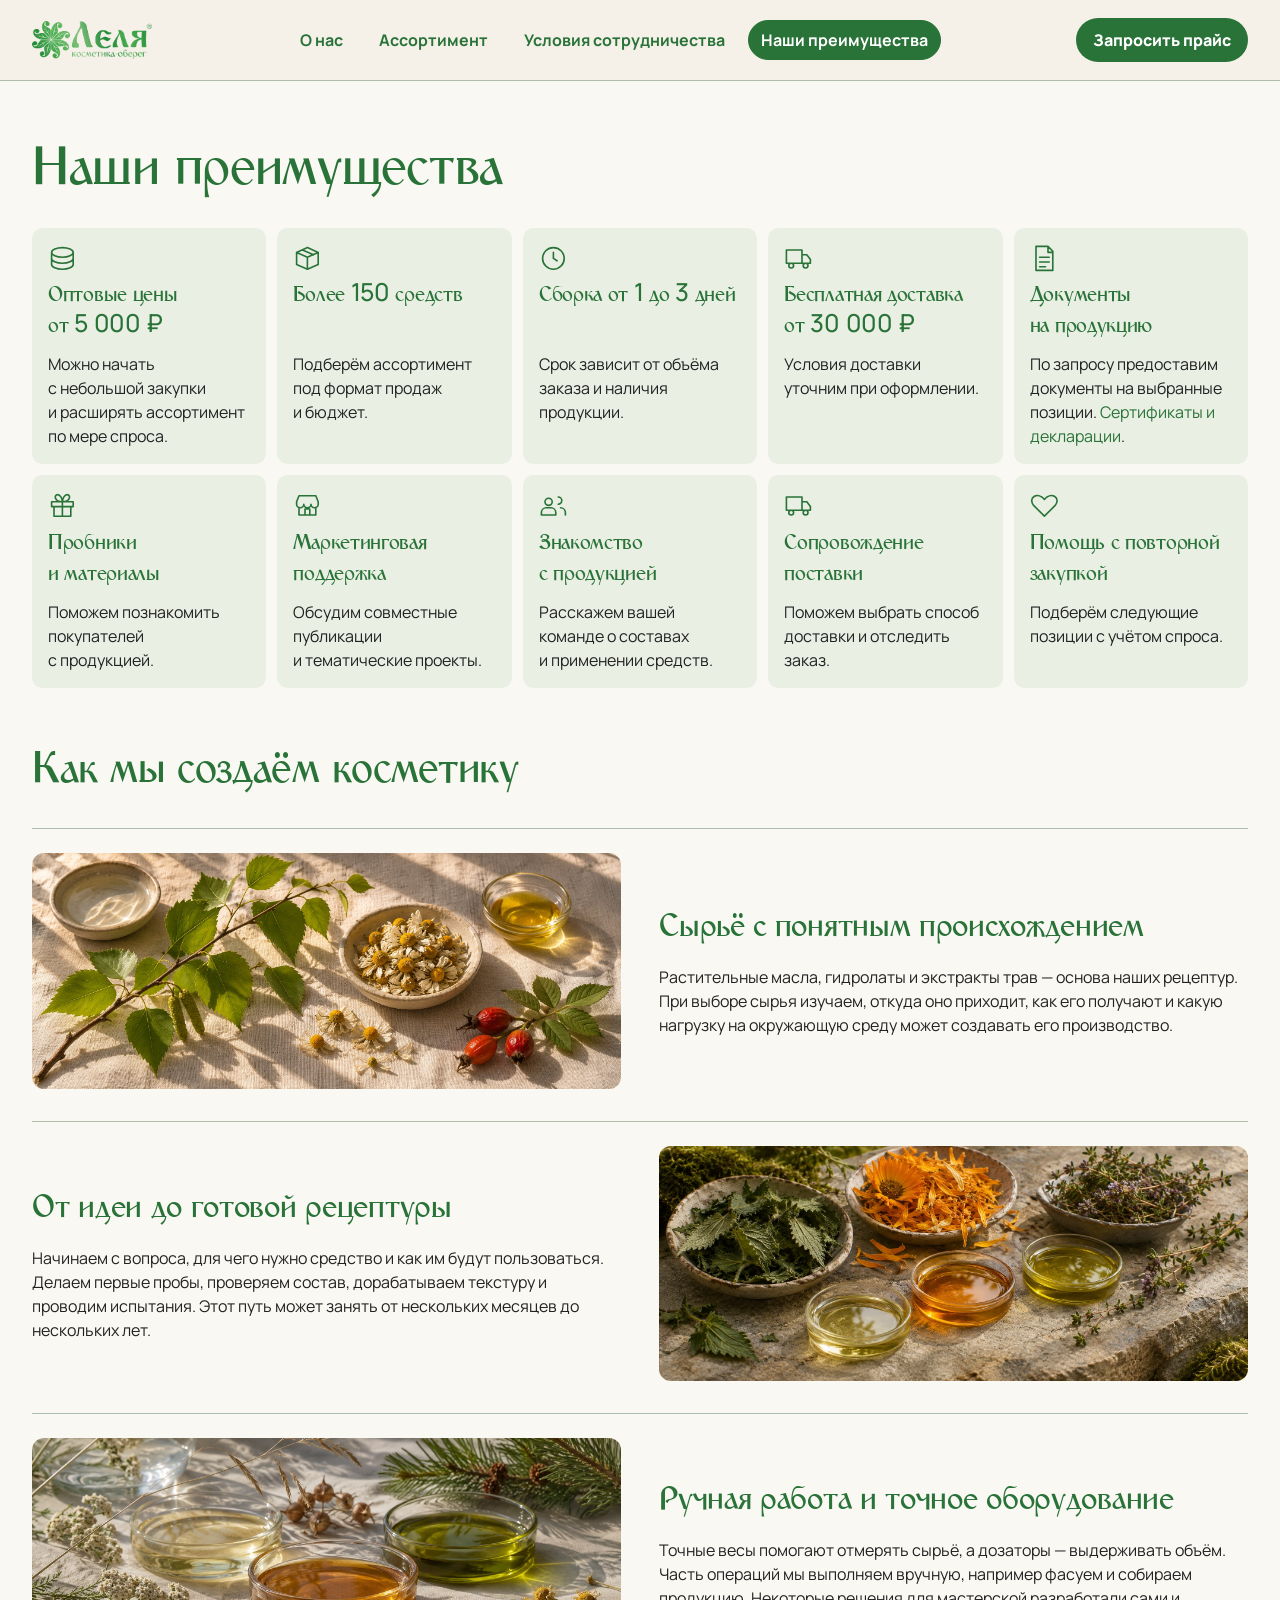
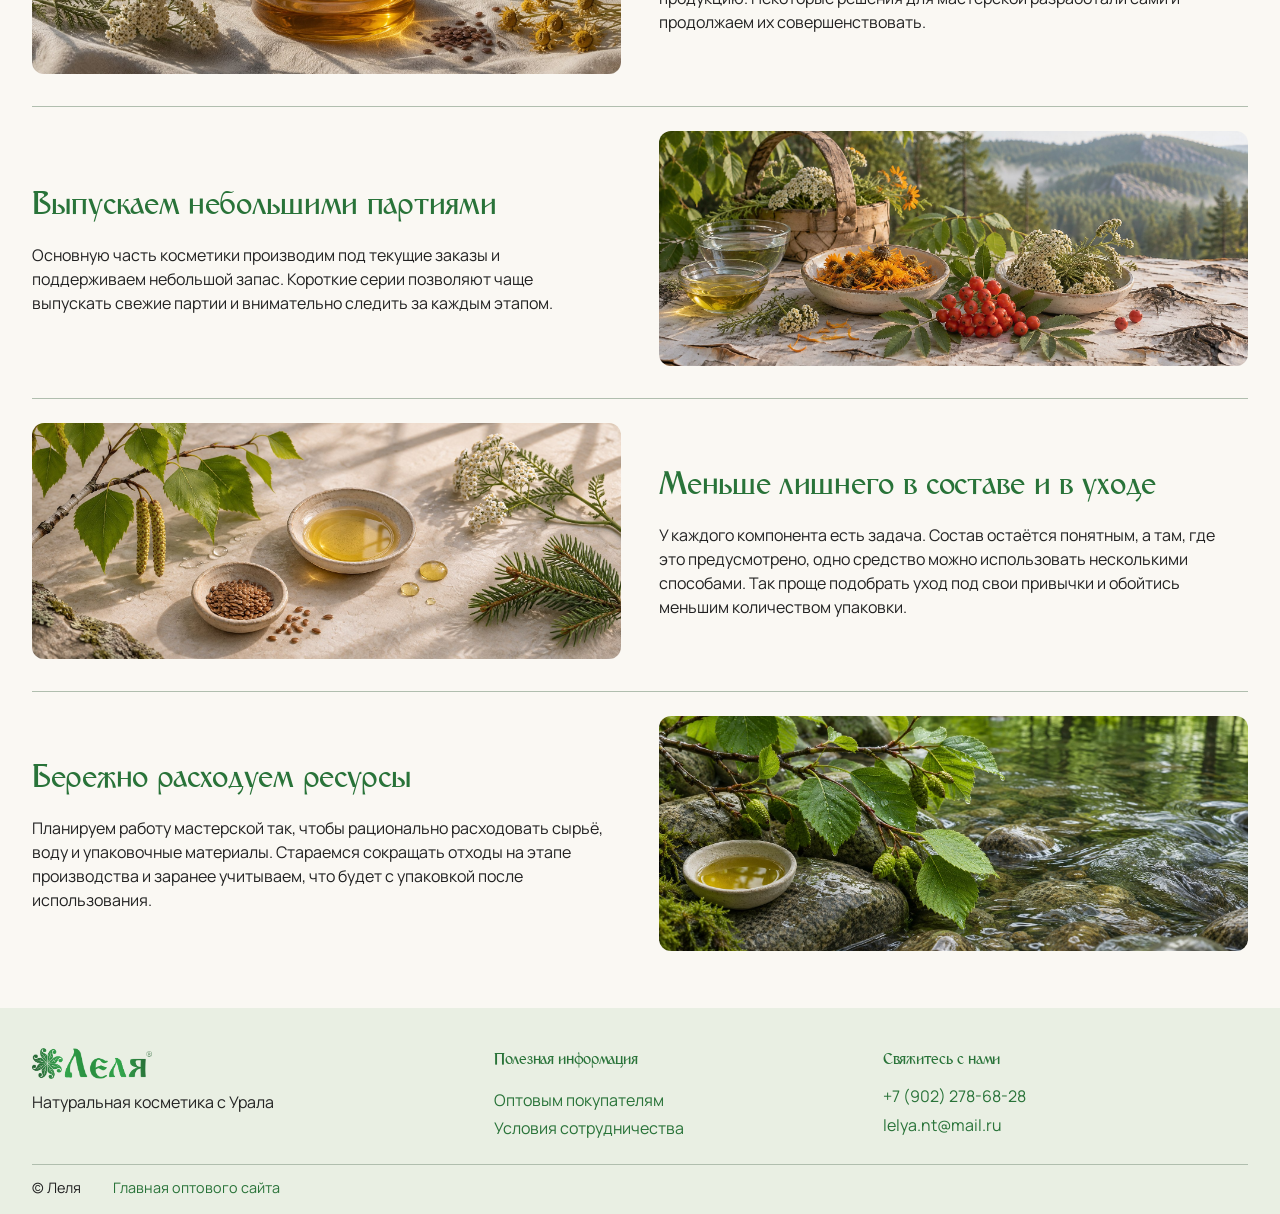
<file: benefits.html>
<!doctype html>
<html lang="ru">
<head>
<meta name="robots" content="noindex,follow">
<meta charset="utf-8">
<meta name="viewport" content="width=device-width, initial-scale=1">
<meta name="description" content="Что получает оптовый партнёр «Лели»: помощь с ассортиментом и поставкой, документы на продукцию, косметика небольшими партиями.">
<title>Преимущества работы с «Лелей» — производство и поддержка</title>
<link rel="icon" href="assets/icon.png">
<link rel="stylesheet" href="https://fonts.googleapis.com/css2?family=Manrope:wght@400;500;600;700;800&amp;display=swap">
<link rel="stylesheet" href="styles.css?v=wholesale-launch">
<link rel="stylesheet" href="benefits.css?v=subheadings">
</head>
<body>
<a class="skip" href="#benefits">К&nbsp;содержанию</a>
<header class="header">
  <div class="wrap header-inner">
    <a href="index.html" aria-label="Леля — главная оптового сайта"><img class="logo" src="assets/logo-header.png" alt="Леля"></a>
    <nav class="desktop-menu" aria-label="Основное меню"><a href="history.html">О&nbsp;нас</a><a href="assortment.html">Ассортимент</a><a href="terms.html">Условия сотрудничества</a><a href="benefits.html" aria-current="page">Наши преимущества</a></nav>
    <a class="button small" href="index.html#contact">Запросить прайс</a>
    <details class="mobile-menu">
      <summary aria-label="Меню"><span aria-hidden="true"></span></summary>
      <nav aria-label="Основное меню"><a href="history.html">О&nbsp;нас</a><a href="assortment.html">Ассортимент</a><a href="terms.html">Условия сотрудничества</a><a href="benefits.html" aria-current="page">Наши преимущества</a></nav>
    </details>
  </div>
</header>
<main id="benefits" class="wrap section">
  <h1 class="terms-title">Наши преимущества</h1>
    <div class="benefits-grid">
      <a class="benefit-link" href="terms.html"><svg class="line-icon" viewBox="0 0 24 24" aria-hidden="true"><path d="M3 7c0-2 4-4 9-4s9 2 9 4-4 4-9 4-9-2-9-4Zm0 0v5c0 2 4 4 9 4s9-2 9-4V7M3 12v5c0 2 4 4 9 4s9-2 9-4v-5"/></svg><h3>Оптовые цены от&nbsp;5&nbsp;000&nbsp;₽</h3><p>Можно начать с&nbsp;небольшой закупки и&nbsp;расширять ассортимент по&nbsp;мере спроса.</p></a>
      <article><svg class="line-icon" viewBox="0 0 24 24" aria-hidden="true"><path d="M3 7l9-4 9 4v10l-9 4-9-4Zm0 0 9 4 9-4m-9 4v10m-4-16 9 4"/></svg><h3>Более 150 средств</h3><p>Подберём ассортимент под&nbsp;формат продаж и&nbsp;бюджет.</p></article>
      <a class="benefit-link" href="terms.html#packing"><svg class="line-icon" viewBox="0 0 24 24" aria-hidden="true"><path d="M12 7v5l3 2m6-2a9 9 0 1 1-18 0 9 9 0 0 1 18 0Z"/></svg><h3>Сборка от&nbsp;1 до&nbsp;3&nbsp;дней</h3><p>Срок зависит от&nbsp;объёма заказа и&nbsp;наличия продукции.</p></a>
      <a class="benefit-link" href="terms.html#shipping"><svg class="line-icon" viewBox="0 0 24 24" aria-hidden="true"><path d="M2 5h13v11H2Zm13 4h4l3 4v3h-7M8 18a2 2 0 1 1-4 0 2 2 0 0 1 4 0Zm12 0a2 2 0 1 1-4 0 2 2 0 0 1 4 0Z"/></svg><h3>Бесплатная доставка от&nbsp;30&nbsp;000&nbsp;₽</h3><p>Условия доставки уточним при&nbsp;оформлении.</p></a>
      <article><svg class="line-icon" viewBox="0 0 24 24" aria-hidden="true"><path d="M5 2h10l4 4v16H5Zm10 0v5h4M8 11h8m-8 4h8m-8 4h5"/></svg><h3>Документы на&nbsp;продукцию</h3><p>По&nbsp;запросу предоставим документы на выбранные позиции. <a href="https://milelya.ru/certificate/">Сертификаты и декларации</a>.</p></article>
      <article><svg class="line-icon" viewBox="0 0 24 24" aria-hidden="true"><path d="M3 9h18v4H3zm2 4v8h14v-8m-7-4v12m0-12C5 9 5 3 8 3c2 0 4 3 4 6Zm0 0c7 0 7-6 4-6-2 0-4 3-4 6Z"/></svg><h3>Пробники и&nbsp;материалы</h3><p>Поможем познакомить покупателей с&nbsp;продукцией.</p></article>
      <article><svg class="line-icon" viewBox="0 0 24 24" aria-hidden="true"><path d="M3 9l2-5h14l2 5M3 9v2a3 3 0 0 0 6 0 3 3 0 0 0 6 0 3 3 0 0 0 6 0V9M5 14v6h14v-6M10 20v-5h4v5"/></svg><h3>Маркетинговая поддержка</h3><p>Обсудим совместные публикации и&nbsp;тематические проекты.</p></article>
      <article><svg class="line-icon" viewBox="0 0 24 24" aria-hidden="true"><path d="M8 12a3 3 0 1 0 0-6 3 3 0 0 0 0 6Zm8-1a3 3 0 1 0 0-6m-2 15v-2a4 4 0 0 0-4-4H6a4 4 0 0 0-4 4v2Zm8 0v-2a4 4 0 0 0-4-4"/></svg><h3>Знакомство с&nbsp;продукцией</h3><p>Расскажем вашей команде о&nbsp;составах и&nbsp;применении средств.</p></article>
      <article><svg class="line-icon" viewBox="0 0 24 24" aria-hidden="true"><path d="M2 5h13v11H2Zm13 4h4l3 4v3h-7M8 18a2 2 0 1 1-4 0 2 2 0 0 1 4 0Zm12 0a2 2 0 1 1-4 0 2 2 0 0 1 4 0Z"/></svg><h3>Сопровождение поставки</h3><p>Поможем выбрать способ доставки и&nbsp;отследить заказ.</p></article>
      <article><svg class="line-icon" viewBox="0 0 24 24" aria-hidden="true"><path d="M12 21 3 12C-2 6 6 0 12 7c6-7 14-1 9 5Z"/></svg><h3>Помощь с&nbsp;повторной закупкой</h3><p>Подберём следующие позиции с&nbsp;учётом спроса.</p></article>
    </div>
  <section class="benefits-process" aria-labelledby="benefits-process-title">
    <h2 id="benefits-process-title">Как мы создаём косметику</h2>
    <div class="benefits-process-list">
      <article class="benefits-process-item">
        <img src="assets/benefits/ingredient-selection.jpg" width="1983" height="793" alt="" loading="lazy" decoding="async">
        <div class="benefits-process-copy">
          <h3>Сырьё с понятным происхождением</h3>
          <p>Растительные масла, гидролаты и экстракты трав — основа наших рецептур. При выборе сырья изучаем, откуда оно приходит, как его получают и какую нагрузку на окружающую среду может создавать его производство.</p>
        </div>
      </article>
      <article class="benefits-process-item">
        <img src="assets/benefits/formula-development.jpg" width="1983" height="793" alt="" loading="lazy" decoding="async">
        <div class="benefits-process-copy">
          <h3>От идеи до готовой рецептуры</h3>
          <p>Начинаем с вопроса, для чего нужно средство и как им будут пользоваться. Делаем первые пробы, проверяем состав, дорабатываем текстуру и проводим испытания. Этот путь может занять от нескольких месяцев до нескольких лет.</p>
        </div>
      </article>
      <article class="benefits-process-item">
        <img src="assets/benefits/workshop-precision.jpg" width="1983" height="793" alt="" loading="lazy" decoding="async">
        <div class="benefits-process-copy">
          <h3>Ручная работа и точное оборудование</h3>
          <p>Точные весы помогают отмерять сырьё, а дозаторы — выдерживать объём. Часть операций мы выполняем вручную, например фасуем и собираем продукцию. Некоторые решения для мастерской разработали сами и продолжаем их совершенствовать.</p>
        </div>
      </article>
      <article class="benefits-process-item">
        <img src="assets/benefits/small-batches.jpg" width="1983" height="793" alt="" loading="lazy" decoding="async">
        <div class="benefits-process-copy">
          <h3>Выпускаем небольшими партиями</h3>
          <p>Основную часть косметики производим под текущие заказы и поддерживаем небольшой запас. Короткие серии позволяют чаще выпускать свежие партии и внимательно следить за каждым этапом.</p>
        </div>
      </article>
      <article class="benefits-process-item">
        <img src="assets/benefits/purposeful-formulas.jpg" width="1983" height="793" alt="" loading="lazy" decoding="async">
        <div class="benefits-process-copy">
          <h3>Меньше лишнего в составе и в уходе</h3>
          <p>У каждого компонента есть задача. Состав остаётся понятным, а там, где это предусмотрено, одно средство можно использовать несколькими способами. Так проще подобрать уход под свои привычки и обойтись меньшим количеством упаковки.</p>
        </div>
      </article>
      <article class="benefits-process-item">
        <img src="assets/benefits/resource-care.jpg" width="1983" height="793" alt="" loading="lazy" decoding="async">
        <div class="benefits-process-copy">
          <h3>Бережно расходуем ресурсы</h3>
          <p>Планируем работу мастерской так, чтобы рационально расходовать сырьё, воду и упаковочные материалы. Стараемся сокращать отходы на этапе производства и заранее учитываем, что будет с упаковкой после использования.</p>
        </div>
      </article>
    </div>
  </section>
</main>
<footer class="footer history">
  <div class="wrap footer-grid">
    <div><a href="index.html"><img class="logo" src="assets/logo.png" alt="Леля"></a><p>Натуральная косметика с&nbsp;Урала</p></div>
    <nav aria-label="Полезная информация"><h3>Полезная информация</h3><a href="index.html#partners">Оптовым покупателям</a><a href="terms.html">Условия сотрудничества</a></nav>
    <div><h3>Свяжитесь с&nbsp;нами</h3><address><a href="tel:+79022786828">+7 (902) 278-68-28</a><a href="mailto:lelya.nt@mail.ru">lelya.nt@mail.ru</a></address></div>
  </div>
  <div class="wrap footer-bottom"><span>©&nbsp;Леля</span><a href="index.html">Главная оптового сайта</a></div>
</footer>
</body>
</html>
</file>
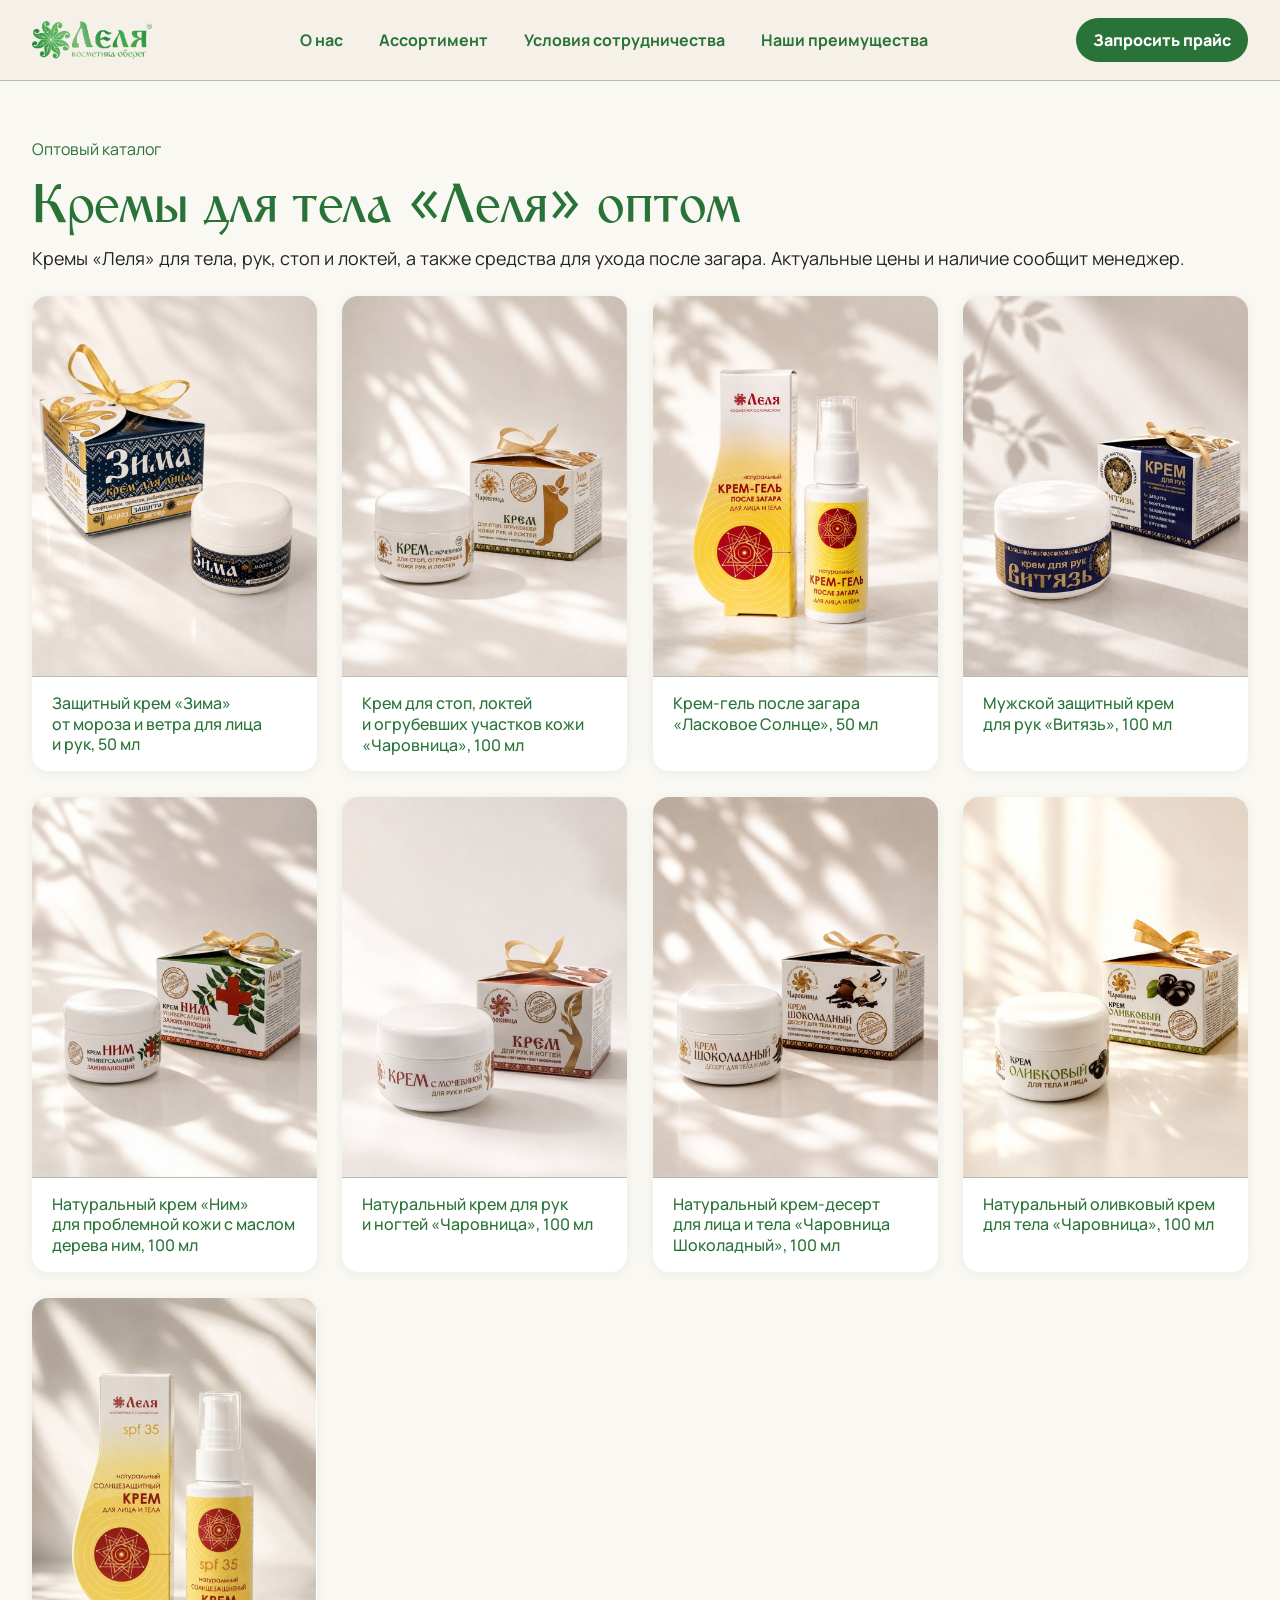
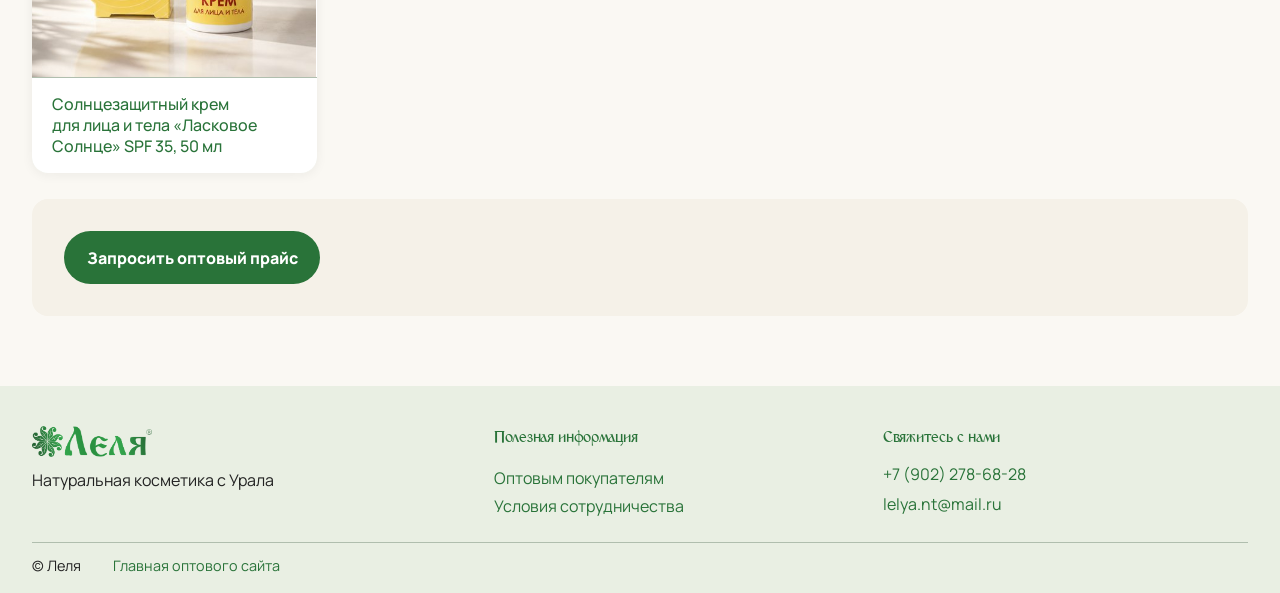
<file: body-creams-wholesale.html>
<!doctype html>
<html lang="ru">
<head>
<meta name="robots" content="noindex,follow">
<meta charset="utf-8">
<meta name="viewport" content="width=device-width, initial-scale=1">
<meta name="description" content="Кремы «Леля» для тела, рук, стоп и локтей, а также средства для ухода после загара. Актуальные цены и наличие сообщит менеджер.">
<title>Кремы для тела «Леля» оптом</title>
<link rel="icon" href="assets/icon.png">
<link rel="stylesheet" href="https://fonts.googleapis.com/css2?family=Manrope:wght@400;500;600;700;800&amp;display=swap">
<link rel="stylesheet" href="styles.css?v=wholesale-launch">
</head>
<body>
<a class="skip" href="#catalog">К&nbsp;содержанию</a>
<header class="header">
  <div class="wrap header-inner">
    <a href="index.html" aria-label="Леля — главная оптового сайта"><img class="logo" src="assets/logo-header.png" alt="Леля"></a>
    <nav class="desktop-menu" aria-label="Основное меню"><a href="history.html">О&nbsp;нас</a><a href="assortment.html">Ассортимент</a><a href="terms.html">Условия сотрудничества</a><a href="benefits.html">Наши преимущества</a></nav>
    <a class="button small" href="index.html#contact">Запросить прайс</a>
    <details class="mobile-menu">
      <summary aria-label="Меню"><span aria-hidden="true"></span></summary>
      <nav aria-label="Основное меню"><a href="history.html">О&nbsp;нас</a><a href="assortment.html">Ассортимент</a><a href="terms.html">Условия сотрудничества</a><a href="benefits.html">Наши преимущества</a></nav>
    </details>
  </div>
</header>
<main id="catalog" class="wrap section">
  <p><a href="assortment.html">Оптовый каталог</a></p>
  <h1 class="terms-title">Кремы для тела «Леля» оптом</h1>
  <p class="intro">Кремы «Леля» для тела, рук, стоп и локтей, а также средства для ухода после загара. Актуальные цены и наличие сообщит менеджер.</p>
  <div class="assortment-grid catalog-grid">
    <article class="assortment-card" data-category="face body">
      <div class="catalog-photo"><img src="assets/catalog/14791.jpg" loading="lazy" decoding="async" alt=""></div>
      <div class="catalog-card-copy"><h2>Защитный крем «Зима» от&nbsp;мороза и&nbsp;ветра для&nbsp;лица и&nbsp;рук, 50&nbsp;мл</h2></div>
    </article>
    <article class="assortment-card" data-category="body">
      <div class="catalog-photo"><img src="assets/catalog/13511.jpg" loading="lazy" decoding="async" alt=""></div>
      <div class="catalog-card-copy"><h2>Крем для&nbsp;стоп, локтей и&nbsp;огрубевших участков кожи «Чаровница», 100&nbsp;мл</h2></div>
    </article>
    <article class="assortment-card" data-category="face body">
      <div class="catalog-photo"><img src="assets/catalog/13762.jpg" loading="lazy" decoding="async" alt=""></div>
      <div class="catalog-card-copy"><h2>Крем-гель после&nbsp;загара «Ласковое Солнце», 50&nbsp;мл</h2></div>
    </article>
    <article class="assortment-card" data-category="body men">
      <div class="catalog-photo"><img src="assets/catalog/14796.jpg" loading="lazy" decoding="async" alt=""></div>
      <div class="catalog-card-copy"><h2>Мужской защитный крем для&nbsp;рук «Витязь», 100&nbsp;мл</h2></div>
    </article>
    <article class="assortment-card" data-category="face body">
      <div class="catalog-photo"><img src="assets/catalog/14947.jpg" loading="lazy" decoding="async" alt=""></div>
      <div class="catalog-card-copy"><h2>Натуральный крем «Ним» для&nbsp;проблемной кожи с&nbsp;маслом дерева ним, 100&nbsp;мл</h2></div>
    </article>
    <article class="assortment-card" data-category="body">
      <div class="catalog-photo"><img src="assets/catalog/14775.jpg" loading="lazy" decoding="async" alt=""></div>
      <div class="catalog-card-copy"><h2>Натуральный крем для&nbsp;рук и&nbsp;ногтей «Чаровница», 100&nbsp;мл</h2></div>
    </article>
    <article class="assortment-card" data-category="body">
      <div class="catalog-photo"><img src="assets/catalog/13537.jpg" loading="lazy" decoding="async" alt=""></div>
      <div class="catalog-card-copy"><h2>Натуральный крем-десерт для&nbsp;лица и&nbsp;тела «Чаровница Шоколадный», 100&nbsp;мл</h2></div>
    </article>
    <article class="assortment-card" data-category="body">
      <div class="catalog-photo"><img src="assets/catalog/13524.jpg" loading="lazy" decoding="async" alt=""></div>
      <div class="catalog-card-copy"><h2>Натуральный оливковый крем для&nbsp;тела «Чаровница», 100&nbsp;мл</h2></div>
    </article>
    <article class="assortment-card" data-category="face body">
      <div class="catalog-photo"><img src="assets/catalog/13781.jpg" loading="lazy" decoding="async" alt=""></div>
      <div class="catalog-card-copy"><h2>Солнцезащитный крем для&nbsp;лица и&nbsp;тела «Ласковое Солнце» SPF 35, 50&nbsp;мл</h2></div>
    </article>
  </div>
  <p class="assortment-action"><a class="button" href="index.html#contact">Запросить оптовый прайс</a></p>
</main>
<footer class="footer history">
  <div class="wrap footer-grid">
    <div><a href="index.html"><img class="logo" src="assets/logo.png" alt="Леля"></a><p>Натуральная косметика с&nbsp;Урала</p></div>
    <nav aria-label="Полезная информация"><h3>Полезная информация</h3><a href="index.html#partners">Оптовым покупателям</a><a href="terms.html">Условия сотрудничества</a></nav>
    <div><h3>Свяжитесь с&nbsp;нами</h3><address><a href="tel:+79022786828">+7 (902) 278-68-28</a><a href="mailto:lelya.nt@mail.ru">lelya.nt@mail.ru</a></address></div>
  </div>
  <div class="wrap footer-bottom"><span>©&nbsp;Леля</span><a href="index.html">Главная оптового сайта</a></div>
</footer>
</body>
</html>
</file>
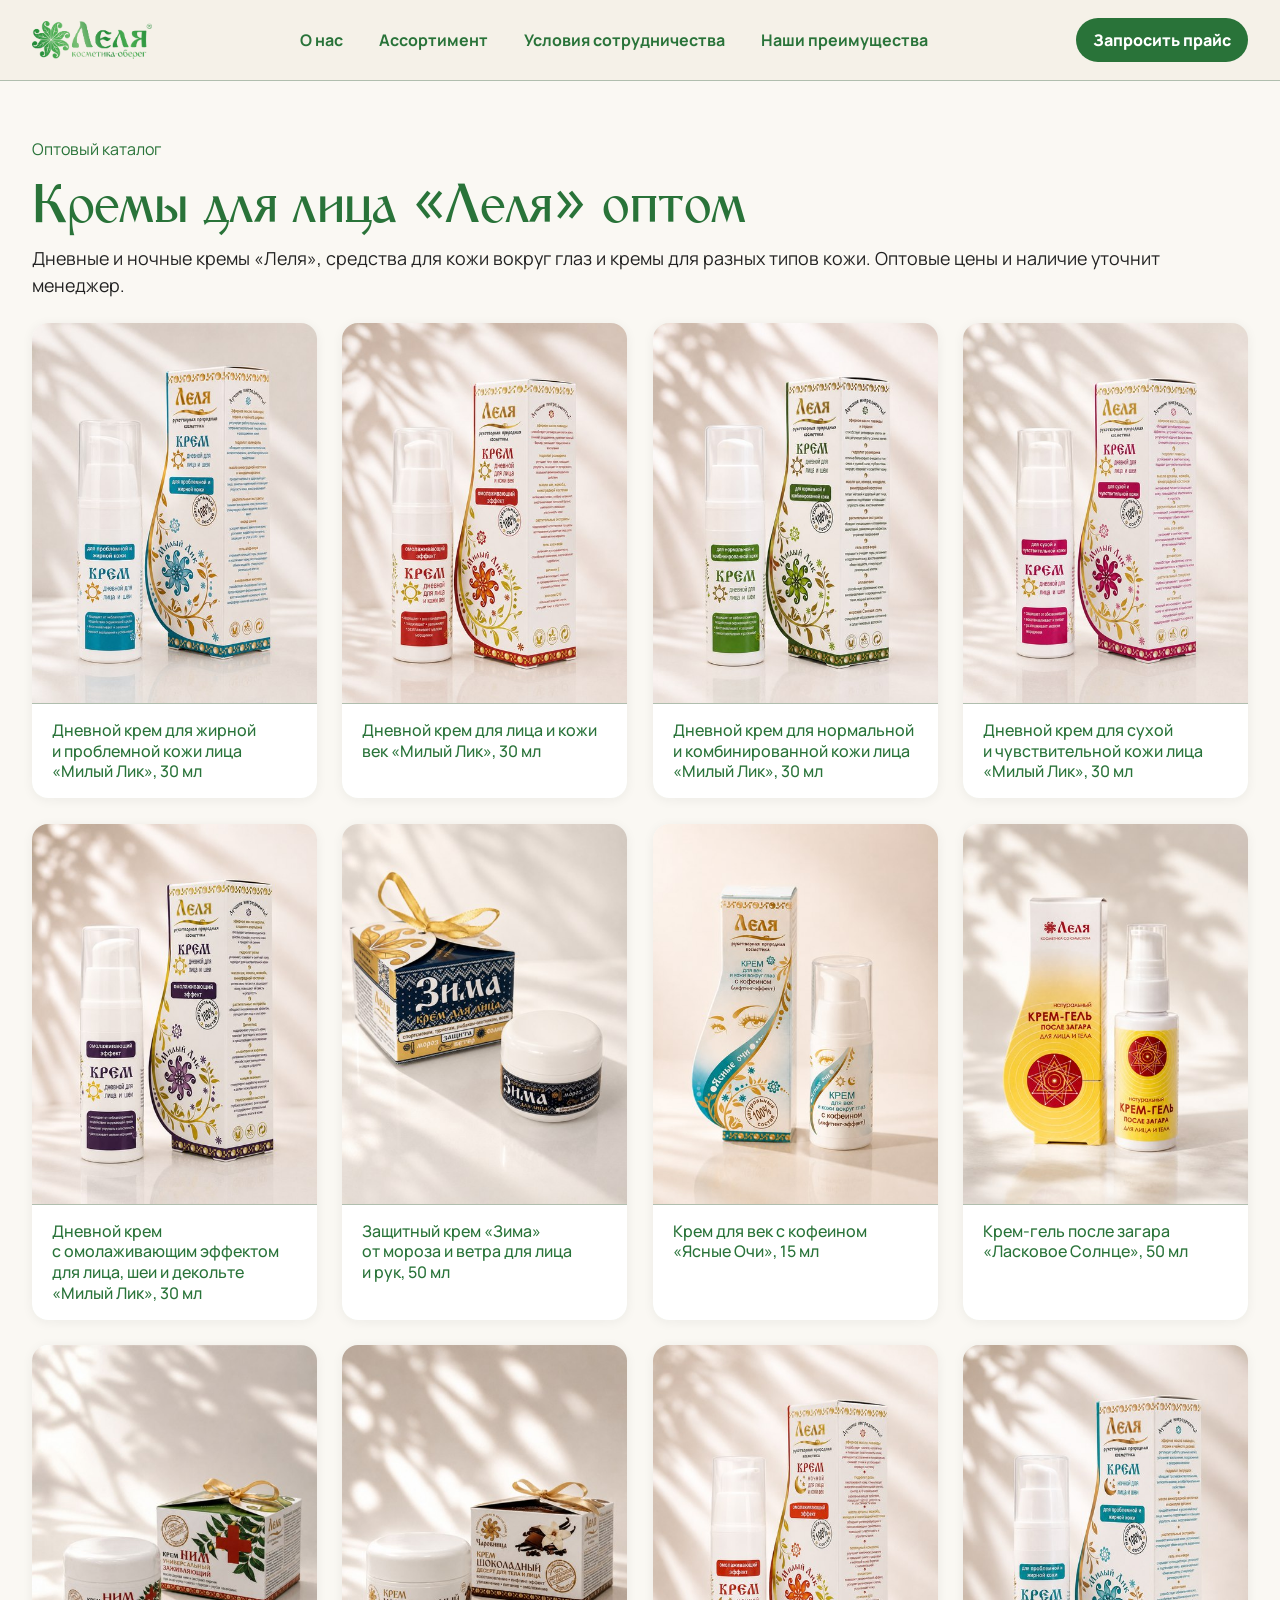
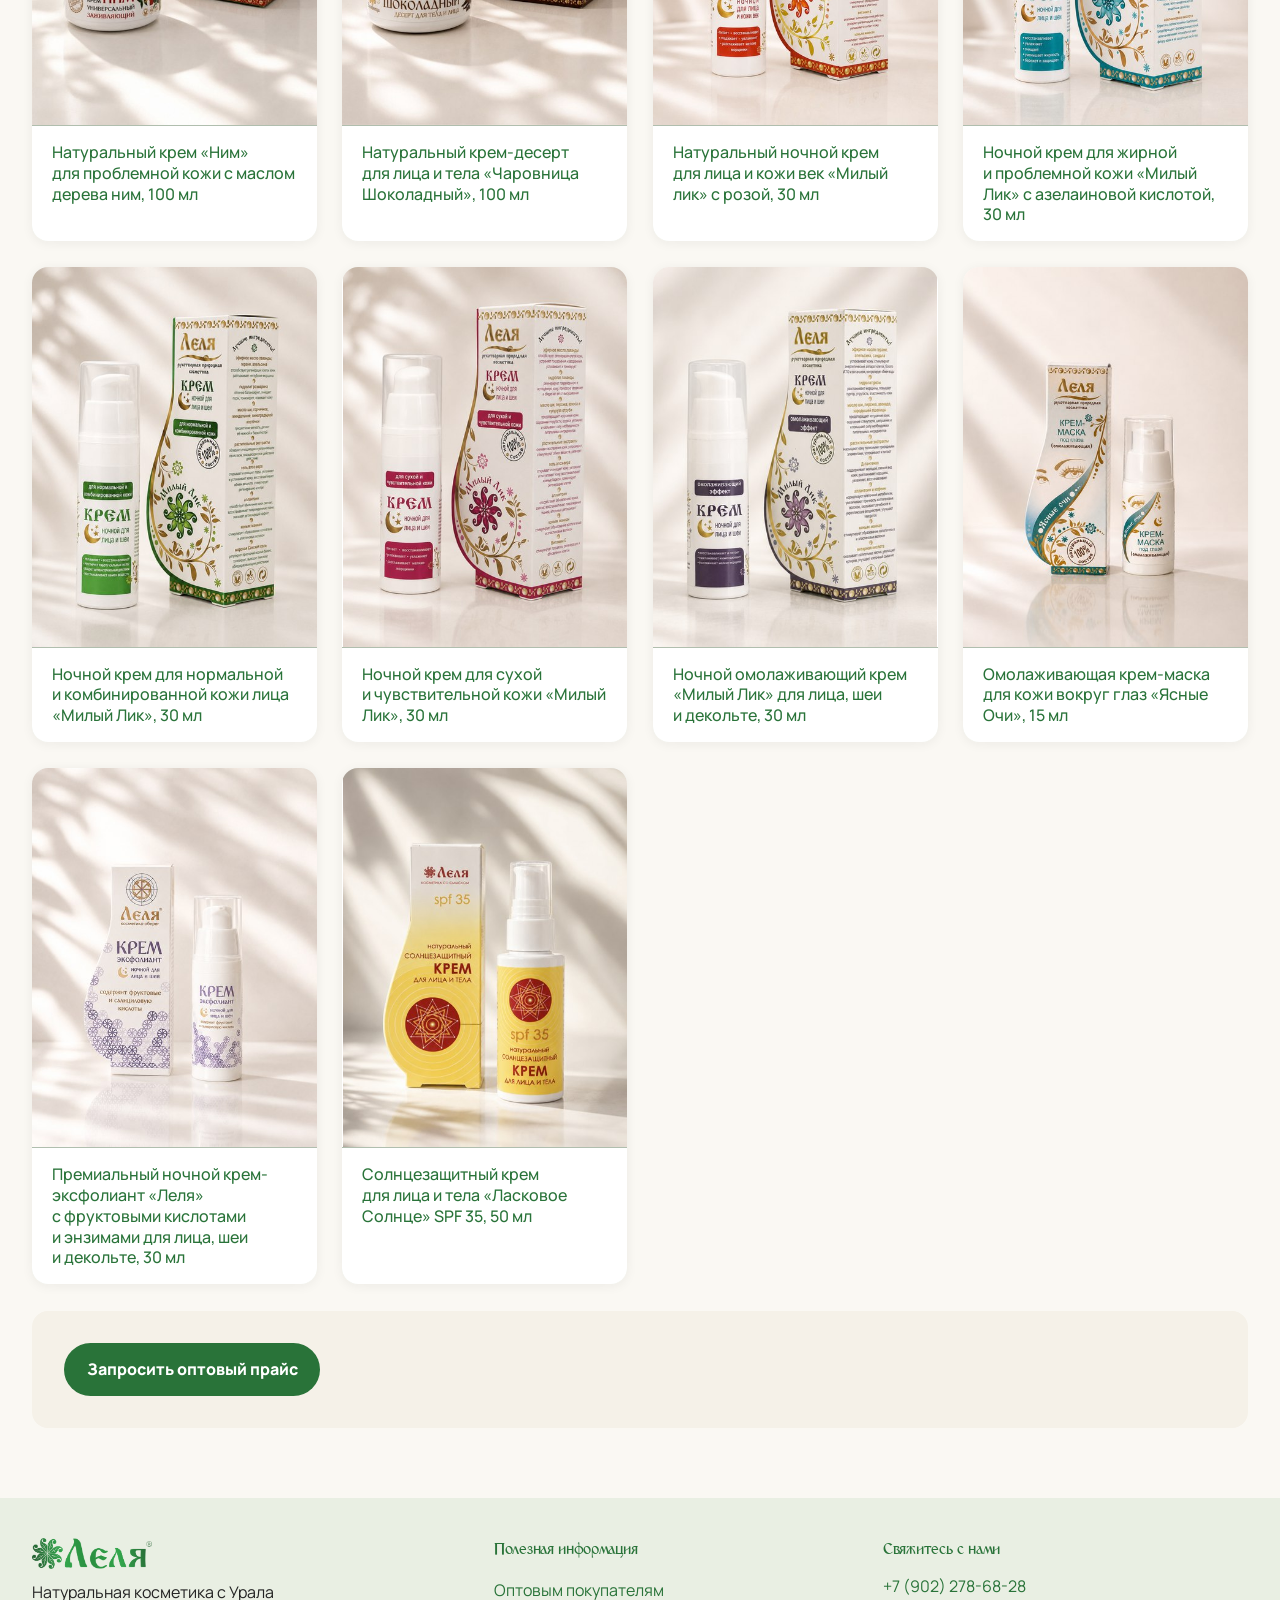
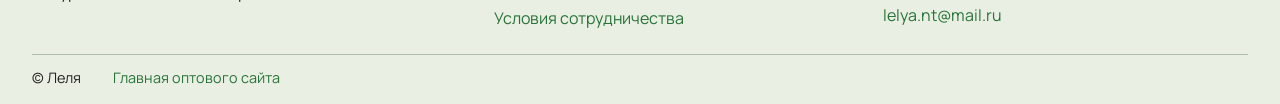
<file: face-creams-wholesale.html>
<!doctype html>
<html lang="ru">
<head>
<meta name="robots" content="noindex,follow">
<meta charset="utf-8">
<meta name="viewport" content="width=device-width, initial-scale=1">
<meta name="description" content="Дневные и ночные кремы «Леля», средства для кожи вокруг глаз и кремы для разных типов кожи. Оптовые цены и наличие уточнит менеджер.">
<title>Кремы для лица «Леля» оптом</title>
<link rel="icon" href="assets/icon.png">
<link rel="stylesheet" href="https://fonts.googleapis.com/css2?family=Manrope:wght@400;500;600;700;800&amp;display=swap">
<link rel="stylesheet" href="styles.css?v=wholesale-launch">
</head>
<body>
<a class="skip" href="#catalog">К&nbsp;содержанию</a>
<header class="header">
  <div class="wrap header-inner">
    <a href="index.html" aria-label="Леля — главная оптового сайта"><img class="logo" src="assets/logo-header.png" alt="Леля"></a>
    <nav class="desktop-menu" aria-label="Основное меню"><a href="history.html">О&nbsp;нас</a><a href="assortment.html">Ассортимент</a><a href="terms.html">Условия сотрудничества</a><a href="benefits.html">Наши преимущества</a></nav>
    <a class="button small" href="index.html#contact">Запросить прайс</a>
    <details class="mobile-menu">
      <summary aria-label="Меню"><span aria-hidden="true"></span></summary>
      <nav aria-label="Основное меню"><a href="history.html">О&nbsp;нас</a><a href="assortment.html">Ассортимент</a><a href="terms.html">Условия сотрудничества</a><a href="benefits.html">Наши преимущества</a></nav>
    </details>
  </div>
</header>
<main id="catalog" class="wrap section">
  <p><a href="assortment.html">Оптовый каталог</a></p>
  <h1 class="terms-title">Кремы для лица «Леля» оптом</h1>
  <p class="intro">Дневные и ночные кремы «Леля», средства для кожи вокруг глаз и кремы для разных типов кожи. Оптовые цены и наличие уточнит менеджер.</p>
  <div class="assortment-grid catalog-grid">
    <article class="assortment-card" data-category="face">
      <div class="catalog-photo"><img src="assets/catalog/14827.jpg" loading="lazy" decoding="async" alt=""></div>
      <div class="catalog-card-copy"><h2>Дневной крем для&nbsp;жирной и&nbsp;проблемной кожи лица «Милый Лик», 30&nbsp;мл</h2></div>
    </article>
    <article class="assortment-card" data-category="face">
      <div class="catalog-photo"><img src="assets/catalog/13464.jpg" loading="lazy" decoding="async" alt=""></div>
      <div class="catalog-card-copy"><h2>Дневной крем для&nbsp;лица и&nbsp;кожи век «Милый Лик», 30&nbsp;мл</h2></div>
    </article>
    <article class="assortment-card" data-category="face">
      <div class="catalog-photo"><img src="assets/catalog/14812.jpg" loading="lazy" decoding="async" alt=""></div>
      <div class="catalog-card-copy"><h2>Дневной крем для&nbsp;нормальной и&nbsp;комбинированной кожи лица «Милый Лик», 30&nbsp;мл</h2></div>
    </article>
    <article class="assortment-card" data-category="face">
      <div class="catalog-photo"><img src="assets/catalog/14859.jpg" loading="lazy" decoding="async" alt=""></div>
      <div class="catalog-card-copy"><h2>Дневной крем для&nbsp;сухой и&nbsp;чувствительной кожи лица «Милый Лик», 30&nbsp;мл</h2></div>
    </article>
    <article class="assortment-card" data-category="face">
      <div class="catalog-photo"><img src="assets/catalog/14874.jpg" loading="lazy" decoding="async" alt=""></div>
      <div class="catalog-card-copy"><h2>Дневной крем с&nbsp;омолаживающим эффектом для&nbsp;лица, шеи и&nbsp;декольте «Милый Лик», 30&nbsp;мл</h2></div>
    </article>
    <article class="assortment-card" data-category="face body">
      <div class="catalog-photo"><img src="assets/catalog/14791.jpg" loading="lazy" decoding="async" alt=""></div>
      <div class="catalog-card-copy"><h2>Защитный крем «Зима» от&nbsp;мороза и&nbsp;ветра для&nbsp;лица и&nbsp;рук, 50&nbsp;мл</h2></div>
    </article>
    <article class="assortment-card" data-category="face">
      <div class="catalog-photo"><img src="assets/catalog/13474.jpg" loading="lazy" decoding="async" alt=""></div>
      <div class="catalog-card-copy"><h2>Крем для&nbsp;век с&nbsp;кофеином «Ясные Очи», 15&nbsp;мл</h2></div>
    </article>
    <article class="assortment-card" data-category="face body">
      <div class="catalog-photo"><img src="assets/catalog/13762.jpg" loading="lazy" decoding="async" alt=""></div>
      <div class="catalog-card-copy"><h2>Крем-гель после&nbsp;загара «Ласковое Солнце», 50&nbsp;мл</h2></div>
    </article>
    <article class="assortment-card" data-category="face body">
      <div class="catalog-photo"><img src="assets/catalog/14947.jpg" loading="lazy" decoding="async" alt=""></div>
      <div class="catalog-card-copy"><h2>Натуральный крем «Ним» для&nbsp;проблемной кожи с&nbsp;маслом дерева ним, 100&nbsp;мл</h2></div>
    </article>
    <article class="assortment-card" data-category="body">
      <div class="catalog-photo"><img src="assets/catalog/13537.jpg" loading="lazy" decoding="async" alt=""></div>
      <div class="catalog-card-copy"><h2>Натуральный крем-десерт для&nbsp;лица и&nbsp;тела «Чаровница Шоколадный», 100&nbsp;мл</h2></div>
    </article>
    <article class="assortment-card" data-category="face">
      <div class="catalog-photo"><img src="assets/catalog/13469.jpg" loading="lazy" decoding="async" alt=""></div>
      <div class="catalog-card-copy"><h2>Натуральный ночной крем для&nbsp;лица и&nbsp;кожи век «Милый лик» с&nbsp;розой, 30&nbsp;мл</h2></div>
    </article>
    <article class="assortment-card" data-category="face">
      <div class="catalog-photo"><img src="assets/catalog/14832.jpg" loading="lazy" decoding="async" alt=""></div>
      <div class="catalog-card-copy"><h2>Ночной крем для&nbsp;жирной и&nbsp;проблемной кожи «Милый Лик» с&nbsp;азелаиновой кислотой, 30&nbsp;мл</h2></div>
    </article>
    <article class="assortment-card" data-category="face">
      <div class="catalog-photo"><img src="assets/catalog/14817.jpg" loading="lazy" decoding="async" alt=""></div>
      <div class="catalog-card-copy"><h2>Ночной крем для&nbsp;нормальной и&nbsp;комбинированной кожи лица «Милый Лик», 30&nbsp;мл</h2></div>
    </article>
    <article class="assortment-card" data-category="face">
      <div class="catalog-photo"><img src="assets/catalog/14864.jpg" loading="lazy" decoding="async" alt=""></div>
      <div class="catalog-card-copy"><h2>Ночной крем для&nbsp;сухой и&nbsp;чувствительной кожи «Милый Лик», 30&nbsp;мл</h2></div>
    </article>
    <article class="assortment-card" data-category="face">
      <div class="catalog-photo"><img src="assets/catalog/14887.jpg" loading="lazy" decoding="async" alt=""></div>
      <div class="catalog-card-copy"><h2>Ночной омолаживающий крем «Милый Лик» для&nbsp;лица, шеи и&nbsp;декольте, 30&nbsp;мл</h2></div>
    </article>
    <article class="assortment-card" data-category="face">
      <div class="catalog-photo"><img src="assets/catalog/13479.jpg" loading="lazy" decoding="async" alt=""></div>
      <div class="catalog-card-copy"><h2>Омолаживающая крем-маска для&nbsp;кожи вокруг глаз «Ясные Очи», 15&nbsp;мл</h2></div>
    </article>
    <article class="assortment-card" data-category="face">
      <div class="catalog-photo"><img src="assets/catalog/15301.jpg" loading="lazy" decoding="async" alt=""></div>
      <div class="catalog-card-copy"><h2>Премиальный ночной крем-эксфолиант «Леля» с&nbsp;фруктовыми кислотами и&nbsp;энзимами для&nbsp;лица, шеи и&nbsp;декольте, 30&nbsp;мл</h2></div>
    </article>
    <article class="assortment-card" data-category="face body">
      <div class="catalog-photo"><img src="assets/catalog/13781.jpg" loading="lazy" decoding="async" alt=""></div>
      <div class="catalog-card-copy"><h2>Солнцезащитный крем для&nbsp;лица и&nbsp;тела «Ласковое Солнце» SPF 35, 50&nbsp;мл</h2></div>
    </article>
  </div>
  <p class="assortment-action"><a class="button" href="index.html#contact">Запросить оптовый прайс</a></p>
</main>
<footer class="footer history">
  <div class="wrap footer-grid">
    <div><a href="index.html"><img class="logo" src="assets/logo.png" alt="Леля"></a><p>Натуральная косметика с&nbsp;Урала</p></div>
    <nav aria-label="Полезная информация"><h3>Полезная информация</h3><a href="index.html#partners">Оптовым покупателям</a><a href="terms.html">Условия сотрудничества</a></nav>
    <div><h3>Свяжитесь с&nbsp;нами</h3><address><a href="tel:+79022786828">+7 (902) 278-68-28</a><a href="mailto:lelya.nt@mail.ru">lelya.nt@mail.ru</a></address></div>
  </div>
  <div class="wrap footer-bottom"><span>©&nbsp;Леля</span><a href="index.html">Главная оптового сайта</a></div>
</footer>
</body>
</html>
</file>
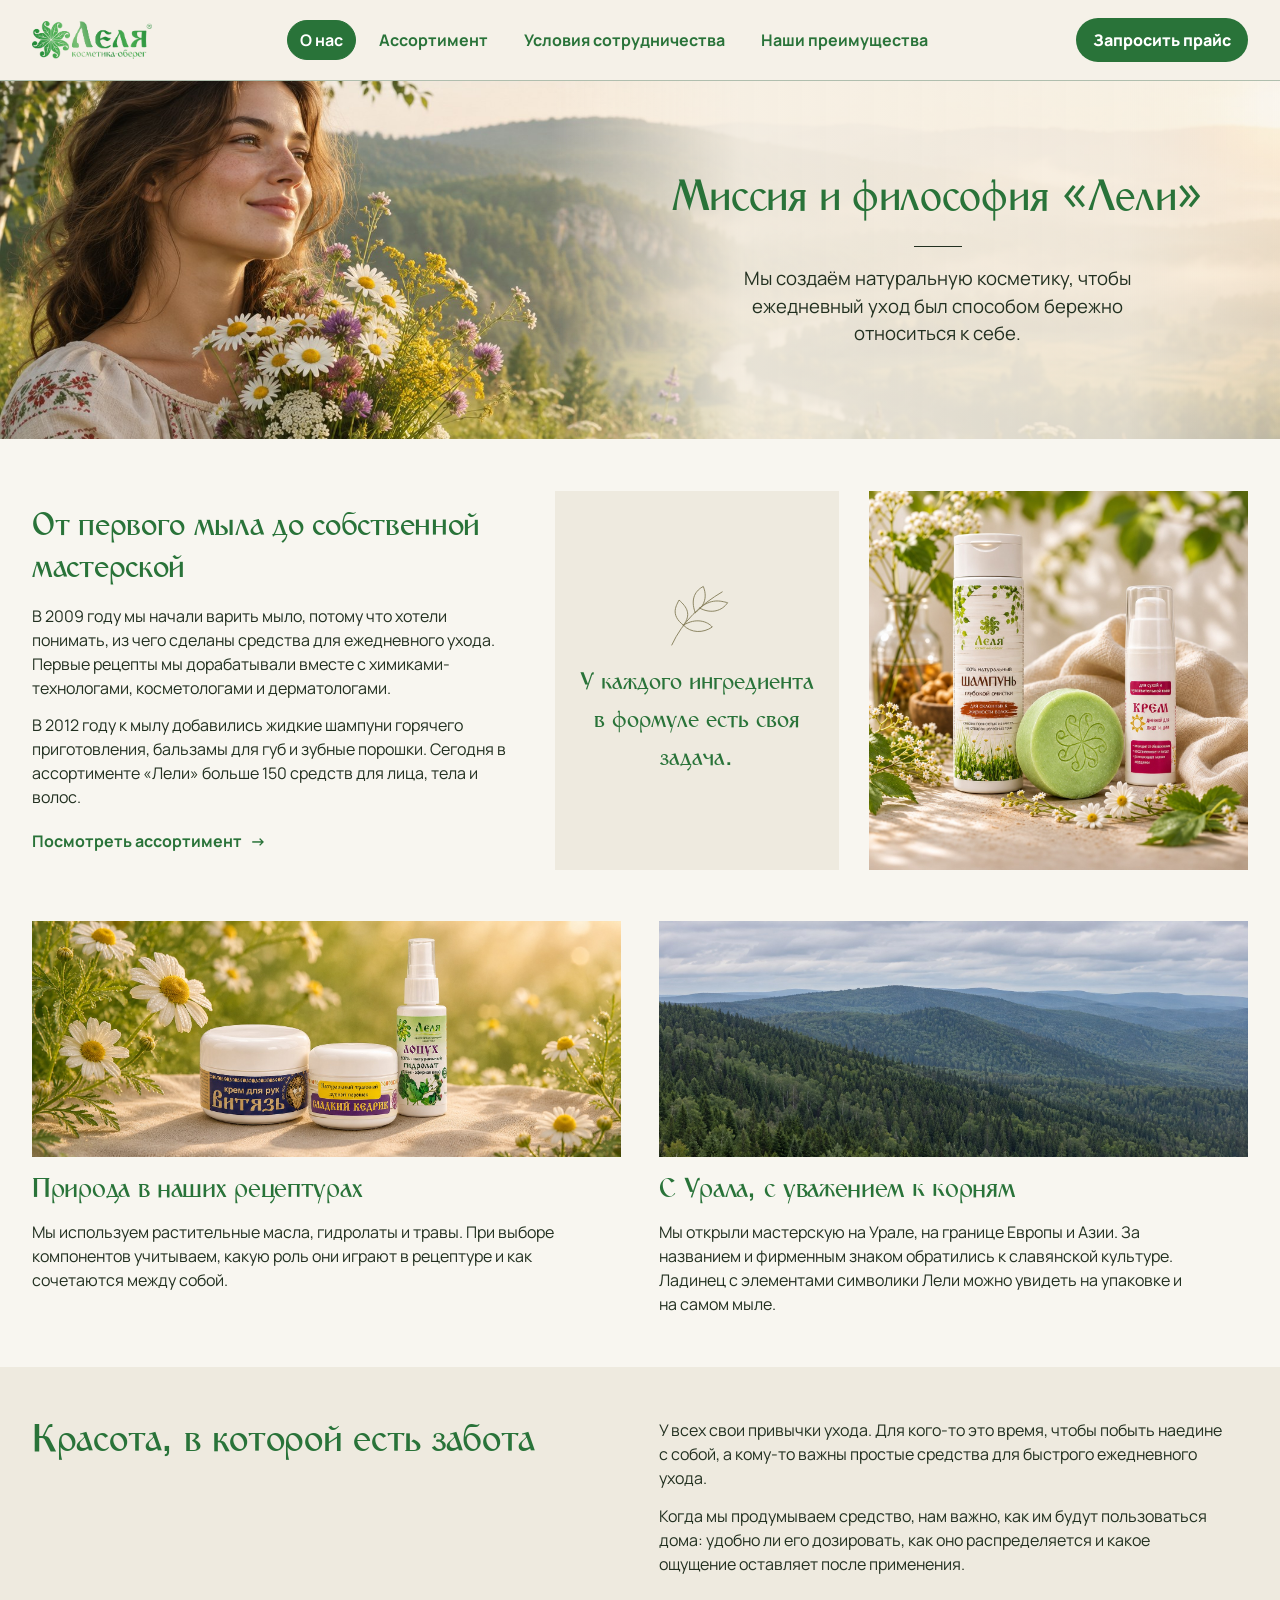
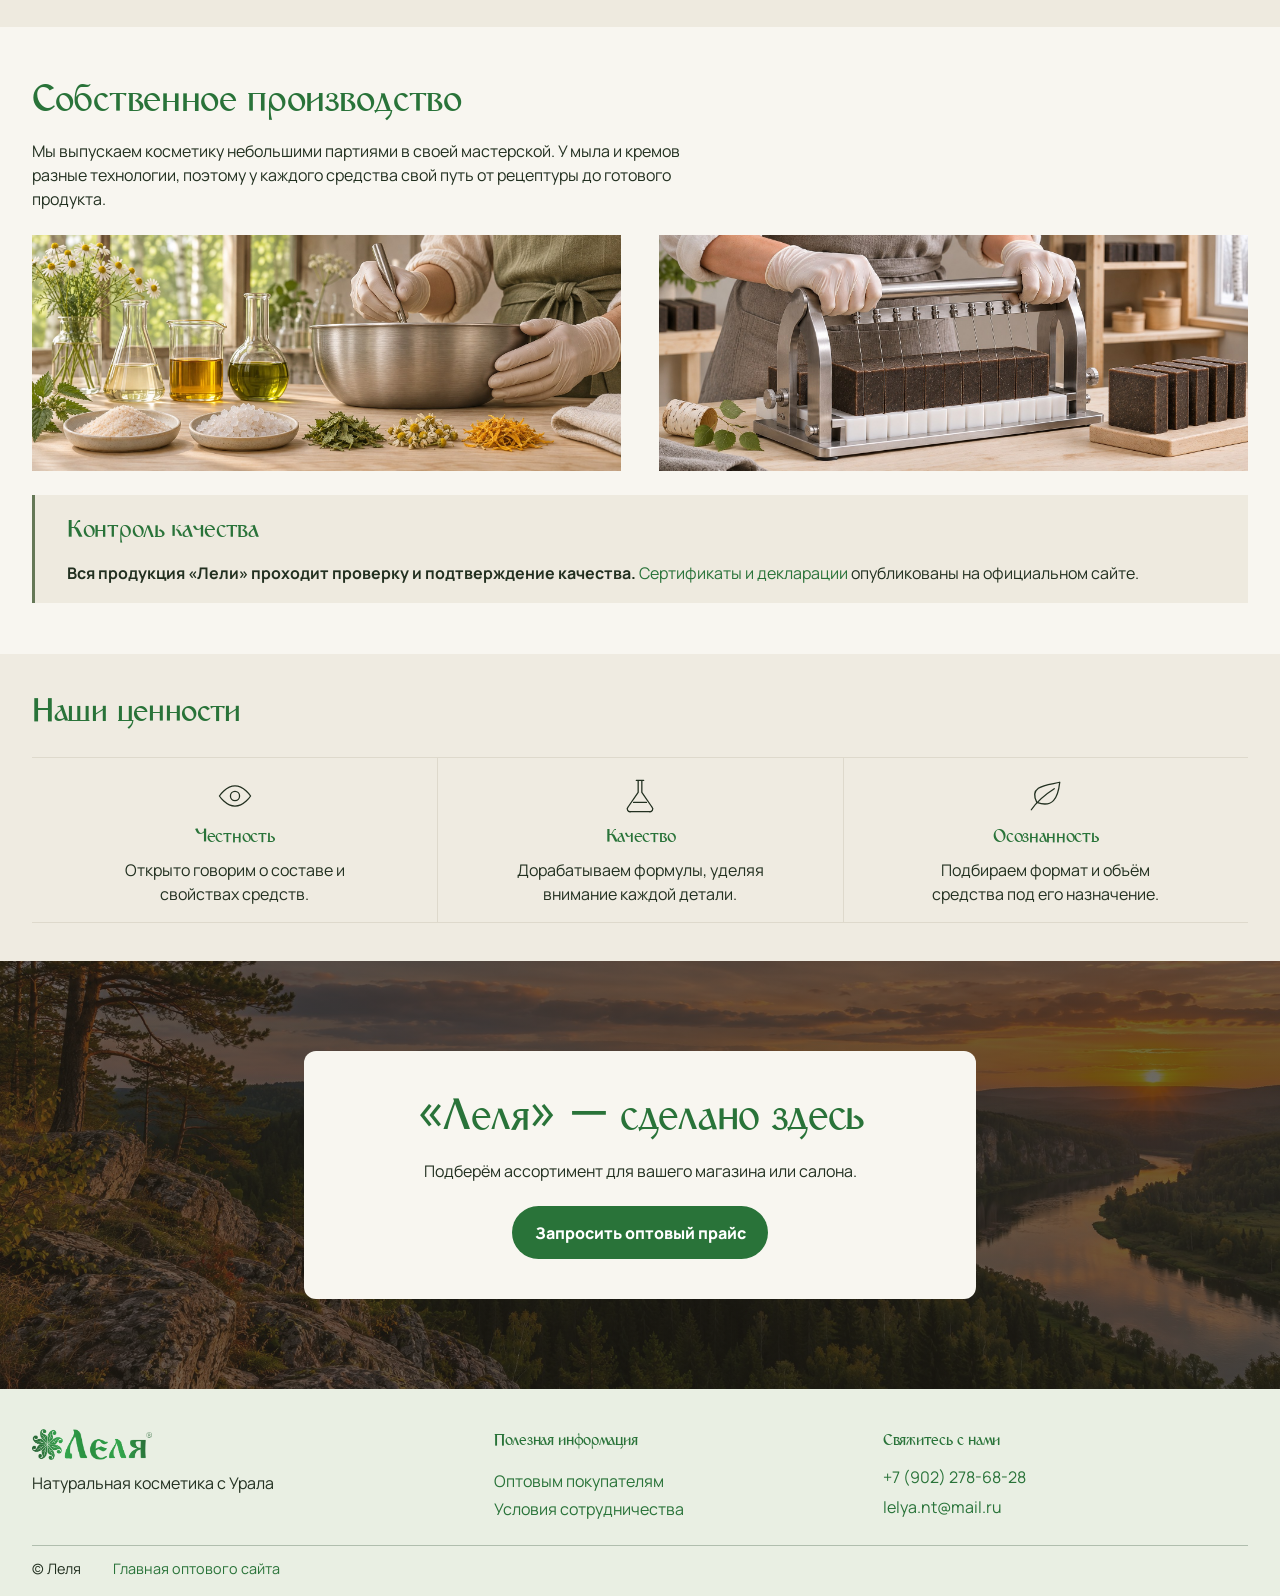
<file: history.html>
<!doctype html>
<html lang="ru">
<head>
<meta name="robots" content="noindex,follow">
<meta charset="utf-8">
<meta name="viewport" content="width=device-width, initial-scale=1">
<meta name="description" content="История «Лели» с 2009 года, собственное производство натуральной косметики на Урале и документы, подтверждающие качество продукции.">
<title>О производителе косметики «Леля» — история и качество</title>
<link rel="icon" href="assets/icon.png">
<link rel="stylesheet" href="https://fonts.googleapis.com/css2?family=Manrope:wght@400;500;600;700;800&amp;display=swap">
<link rel="stylesheet" href="styles.css?v=wholesale-launch">
<link rel="stylesheet" href="about.css?v=brand-quote">
</head>
<body class="about-page">
<a class="skip" href="#history">К&nbsp;содержанию</a>
<header class="header">
  <div class="wrap header-inner">
    <a href="index.html" aria-label="Леля — главная оптового сайта"><img class="logo" src="assets/logo-header.png" alt="Леля"></a>
    <nav class="desktop-menu" aria-label="Основное меню"><a href="history.html" aria-current="page">О&nbsp;нас</a><a href="assortment.html">Ассортимент</a><a href="terms.html">Условия сотрудничества</a><a href="benefits.html">Наши преимущества</a></nav>
    <a class="button small" href="index.html#contact">Запросить прайс</a>
    <details class="mobile-menu">
      <summary aria-label="Меню"><span aria-hidden="true"></span></summary>
      <nav aria-label="Основное меню"><a href="history.html" aria-current="page">О&nbsp;нас</a><a href="assortment.html">Ассортимент</a><a href="terms.html">Условия сотрудничества</a><a href="benefits.html">Наши преимущества</a></nav>
    </details>
  </div>
</header>
<main id="history">
  <section class="about-hero" aria-labelledby="history-title">
    <div class="wrap about-hero-inner">
      <div class="about-hero-copy">
        <h1 id="history-title">Миссия и философия «Лели»</h1>
        <p>Мы создаём натуральную косметику, чтобы ежедневный уход был способом бережно относиться к себе.</p>
      </div>
    </div>
  </section>

  <section class="wrap about-story" aria-labelledby="origin-title">
    <div class="about-story-copy">
      <h2 id="origin-title">От первого мыла до собственной мастерской</h2>
      <p>В 2009 году мы начали варить мыло, потому что хотели понимать, из чего сделаны средства для ежедневного ухода. Первые рецепты мы дорабатывали вместе с химиками-технологами, косметологами и дерматологами.</p>
      <p>В 2012 году к мылу добавились жидкие шампуни горячего приготовления, бальзамы для губ и зубные порошки. Сегодня в ассортименте «Лели» больше 150 средств для лица, тела и волос.</p>
      <a href="assortment.html">Посмотреть ассортимент <span aria-hidden="true">→</span></a>
    </div>
    <blockquote class="about-quote">
      <svg viewBox="0 0 80 80" aria-hidden="true"><path d="M12 70C24 44 44 25 68 11M25 48C9 36 18 25 20 20c9 8 14 16 5 28Zm13-14C32 18 39 9 47 5c4 10 3 21-9 29Zm5-5c13-11 23-8 31-6-6 9-18 13-31 6ZM25 48c14-9 27-4 32 2-10 7-24 7-32-2Z"/></svg>
      <p>У каждого ингредиента в формуле есть своя задача.</p>
    </blockquote>
    <img class="about-product" src="assets/about/hair-and-face.jpg" width="1254" height="1254" alt="Жидкий и твёрдый шампуни «Леля» и крем для лица" loading="lazy" decoding="async">
  </section>

  <section class="wrap about-topics" aria-label="Рецептуры и корни бренда">
    <article>
      <img src="assets/about/botanical.jpg?v=lelya-products" width="1983" height="793" alt="Крем для рук «Витязь», зубной порошок «Сладкий кедрик» и гидролат лопуха" decoding="async">
      <h2>Природа в наших рецептурах</h2>
      <p>Мы используем растительные масла, гидролаты и травы. При выборе компонентов учитываем, какую роль они играют в рецептуре и как сочетаются между собой.</p>
    </article>
    <article>
      <img src="assets/about/roots.jpg?v=ural-mountains" width="1983" height="793" alt="Лесистые хребты Среднего Урала под облачным небом" decoding="async">
      <h2>С Урала, с уважением к корням</h2>
      <p>Мы открыли мастерскую на Урале, на границе Европы и Азии. За названием и фирменным знаком обратились к славянской культуре. Ладинец с элементами символики Лели можно увидеть на упаковке и на самом мыле.</p>
    </article>
  </section>

  <section class="about-care" aria-labelledby="care-title">
    <div class="wrap about-care-inner">
      <h2 id="care-title">Красота, в которой есть забота</h2>
      <div>
        <p>У всех свои привычки ухода. Для кого-то это время, чтобы побыть наедине с собой, а кому-то важны простые средства для быстрого ежедневного ухода.</p>
        <p>Когда мы продумываем средство, нам важно, как им будут пользоваться дома: удобно ли его дозировать, как оно распределяется и какое ощущение оставляет после применения.</p>
      </div>
    </div>
  </section>

  <section class="wrap about-production" aria-labelledby="production-title">
    <div class="about-production-intro">
      <h2 id="production-title">Собственное производство</h2>
      <p>Мы выпускаем косметику небольшими партиями в своей мастерской. У мыла и кремов разные технологии, поэтому у каждого средства свой путь от рецептуры до готового продукта.</p>
    </div>
    <div class="about-production-scenes">
      <img src="assets/about/ingredient-mixing.jpg?v=workshop" width="1983" height="793" alt="Миска для смешивания, сушёные травы, сакская соль, соль Мёртвого моря и масла разных оттенков" decoding="async">
      <img src="assets/about/soap-cutting.jpg?v=workshop" width="1983" height="793" alt="Мастер нарезает тёмное дегтярное мыло на бруски струнным резаком" decoding="async">
    </div>
    <div class="about-quality">
      <h3>Контроль качества</h3>
      <p><strong>Вся продукция «Лели» проходит проверку и подтверждение качества.</strong> <a href="https://milelya.ru/certificate/">Сертификаты и декларации</a> опубликованы на официальном сайте.</p>
    </div>
  </section>

  <section class="about-values" aria-labelledby="values-title">
    <div class="wrap">
      <h2 id="values-title">Наши ценности</h2>
      <ul>
        <li><svg viewBox="0 0 48 48" aria-hidden="true"><path d="M7 24S14 13 24 13s17 11 17 11-7 11-17 11S7 24 7 24Z"/><circle cx="24" cy="24" r="5"/></svg><h3>Честность</h3><p>Открыто говорим о составе и свойствах средств.</p></li>
        <li><svg viewBox="0 0 48 48" aria-hidden="true"><path d="M20 7h8m-6 0v13L11 36a3 3 0 0 0 3 5h20a3 3 0 0 0 3-5L26 20V7M17 31h14"/></svg><h3>Качество</h3><p>Дорабатываем формулы, уделяя внимание каждой детали.</p></li>
        <li><svg viewBox="0 0 48 48" aria-hidden="true"><path d="M8 39c6-9 14-16 25-23M14 31C4 12 28 12 39 9c-2 18-8 28-25 22Z"/></svg><h3>Осознанность</h3><p>Подбираем формат и объём средства под его назначение.</p></li>
      </ul>
    </div>
  </section>

  <section class="about-close" aria-labelledby="partner-title">
    <div class="wrap">
      <h2 id="partner-title">«Леля» — сделано здесь</h2>
      <p>Подберём ассортимент для вашего магазина или салона.</p>
      <a class="button" href="index.html#contact">Запросить оптовый прайс</a>
    </div>
  </section>
</main>
<footer class="footer history">
  <div class="wrap footer-grid">
    <div><a href="index.html"><img class="logo" src="assets/logo.png" alt="Леля"></a><p>Натуральная косметика с&nbsp;Урала</p></div>
    <nav aria-label="Полезная информация"><h3>Полезная информация</h3><a href="index.html#partners">Оптовым покупателям</a><a href="terms.html">Условия сотрудничества</a></nav>
    <div><h3>Свяжитесь с&nbsp;нами</h3><address><a href="tel:+79022786828">+7 (902) 278-68-28</a><a href="mailto:lelya.nt@mail.ru">lelya.nt@mail.ru</a></address></div>
  </div>
  <div class="wrap footer-bottom"><span>©&nbsp;Леля</span><a href="index.html">Главная оптового сайта</a></div>
</footer>
</body>
</html>
</file>
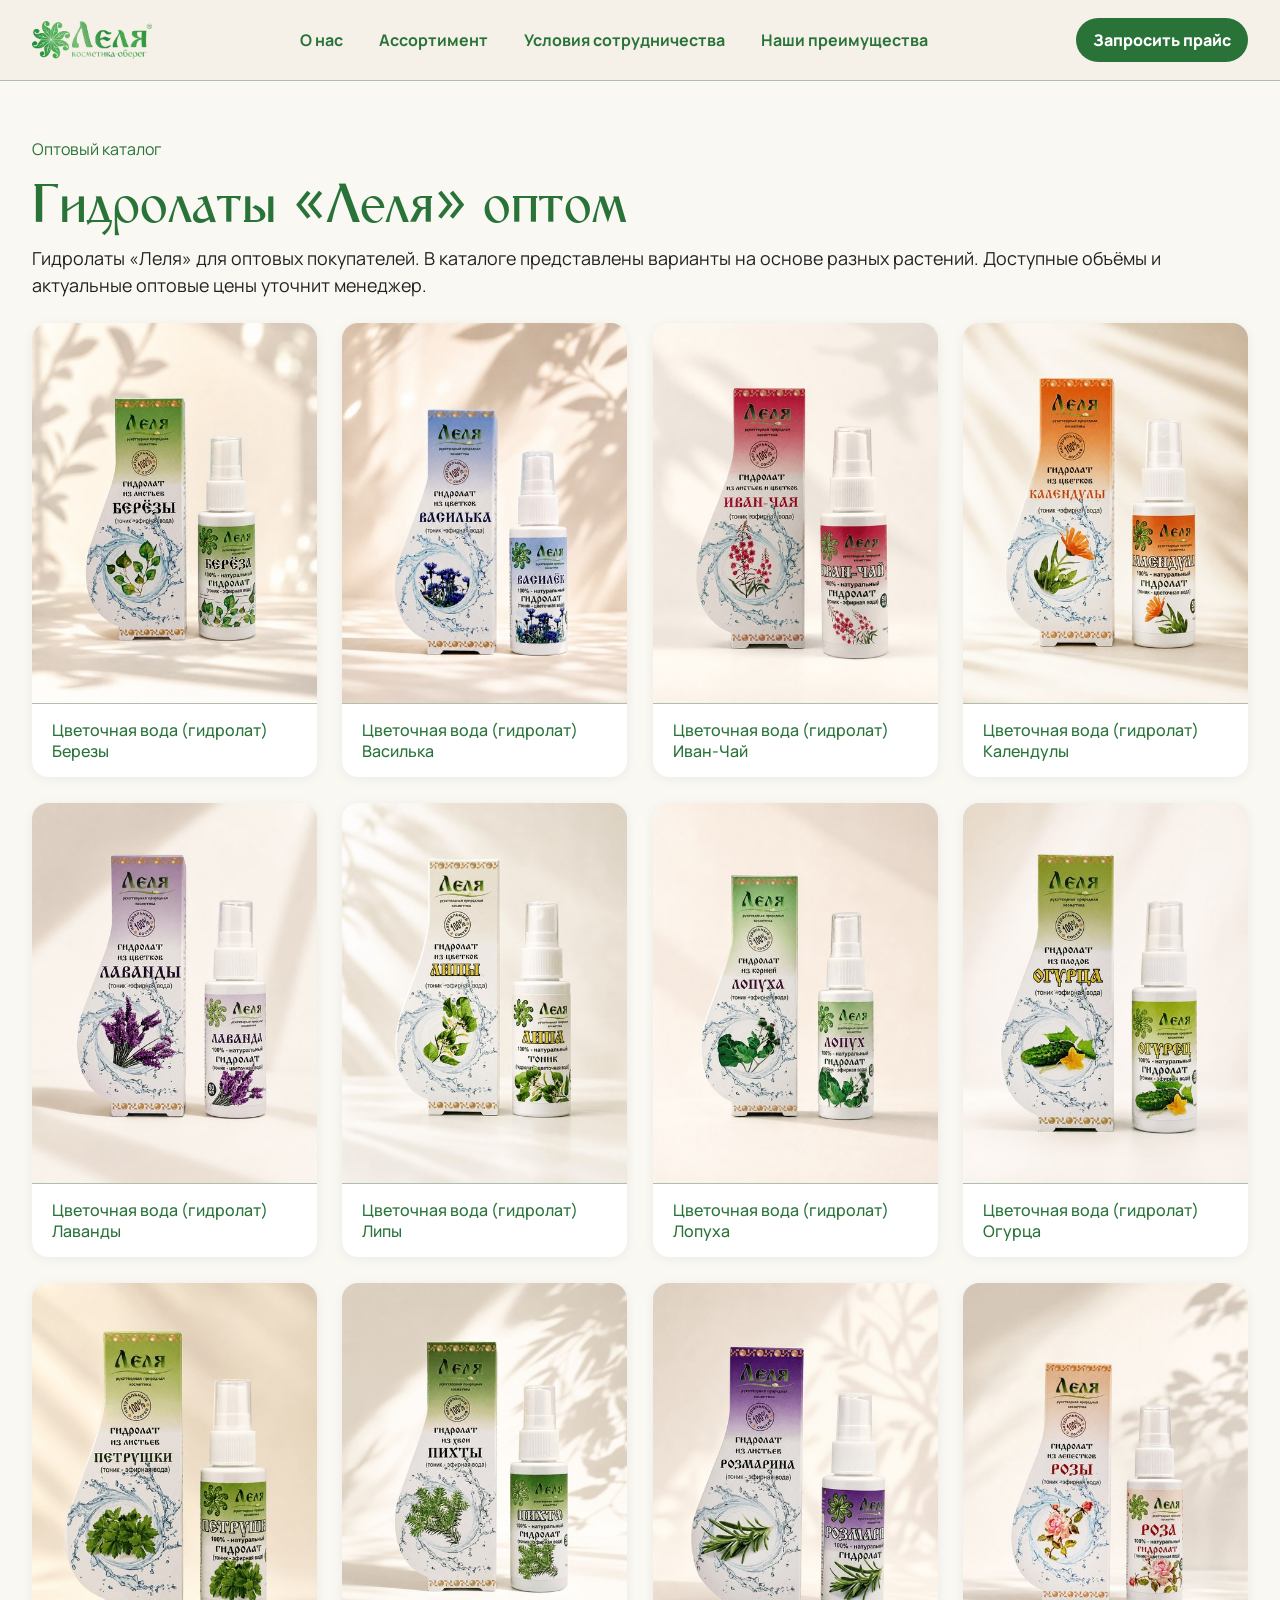
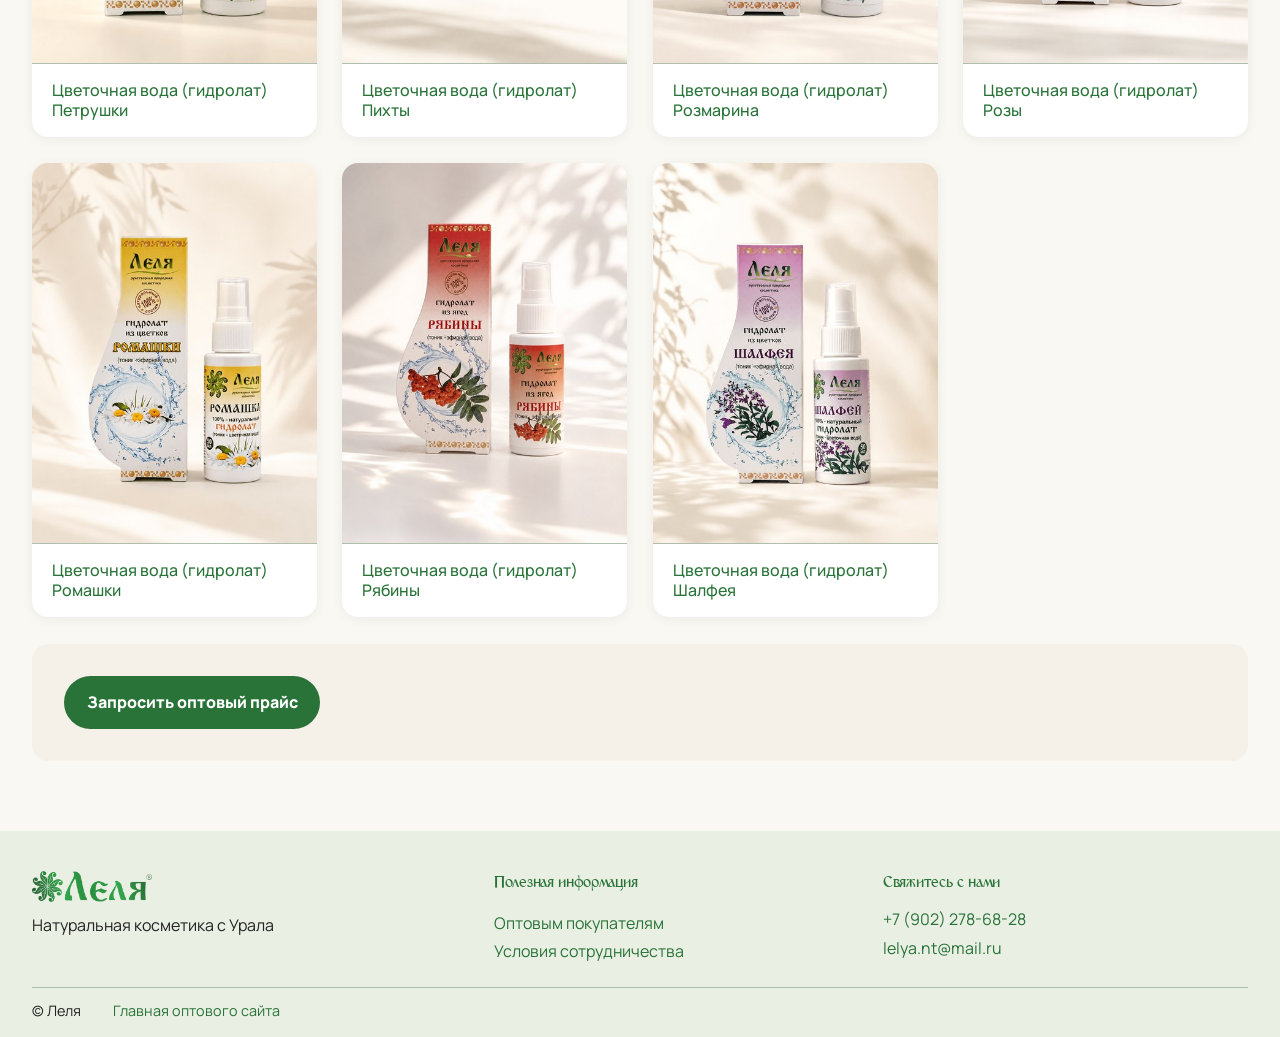
<file: hydrolats-wholesale.html>
<!doctype html>
<html lang="ru">
<head>
<meta name="robots" content="noindex,follow">
<meta charset="utf-8">
<meta name="viewport" content="width=device-width, initial-scale=1">
<meta name="description" content="Гидролаты «Леля» для оптовых покупателей. В каталоге представлены варианты на основе разных растений. Доступные объёмы и актуальные оптовые цены уточнит менеджер.">
<title>Гидролаты «Леля» оптом</title>
<link rel="icon" href="assets/icon.png">
<link rel="stylesheet" href="https://fonts.googleapis.com/css2?family=Manrope:wght@400;500;600;700;800&amp;display=swap">
<link rel="stylesheet" href="styles.css?v=wholesale-launch">
</head>
<body>
<a class="skip" href="#catalog">К&nbsp;содержанию</a>
<header class="header">
  <div class="wrap header-inner">
    <a href="index.html" aria-label="Леля — главная оптового сайта"><img class="logo" src="assets/logo-header.png" alt="Леля"></a>
    <nav class="desktop-menu" aria-label="Основное меню"><a href="history.html">О&nbsp;нас</a><a href="assortment.html">Ассортимент</a><a href="terms.html">Условия сотрудничества</a><a href="benefits.html">Наши преимущества</a></nav>
    <a class="button small" href="index.html#contact">Запросить прайс</a>
    <details class="mobile-menu">
      <summary aria-label="Меню"><span aria-hidden="true"></span></summary>
      <nav aria-label="Основное меню"><a href="history.html">О&nbsp;нас</a><a href="assortment.html">Ассортимент</a><a href="terms.html">Условия сотрудничества</a><a href="benefits.html">Наши преимущества</a></nav>
    </details>
  </div>
</header>
<main id="catalog" class="wrap section">
  <p><a href="assortment.html">Оптовый каталог</a></p>
  <h1 class="terms-title">Гидролаты «Леля» оптом</h1>
  <p class="intro">Гидролаты «Леля» для оптовых покупателей. В каталоге представлены варианты на основе разных растений. Доступные объёмы и актуальные оптовые цены уточнит менеджер.</p>
  <div class="assortment-grid catalog-grid">
    <article class="assortment-card" data-category="hydrolats">
      <div class="catalog-photo"><img src="assets/catalog/14938.jpg" loading="lazy" decoding="async" alt=""></div>
      <div class="catalog-card-copy"><h2>Цветочная вода (гидролат) Березы</h2></div>
    </article>
    <article class="assortment-card" data-category="hydrolats">
      <div class="catalog-photo"><img src="assets/catalog/14637.jpg" loading="lazy" decoding="async" alt=""></div>
      <div class="catalog-card-copy"><h2>Цветочная вода (гидролат) Василька</h2></div>
    </article>
    <article class="assortment-card" data-category="hydrolats">
      <div class="catalog-photo"><img src="assets/catalog/14673.jpg" loading="lazy" decoding="async" alt=""></div>
      <div class="catalog-card-copy"><h2>Цветочная вода (гидролат) Иван-Чай</h2></div>
    </article>
    <article class="assortment-card" data-category="hydrolats">
      <div class="catalog-photo"><img src="assets/catalog/14660.jpg" loading="lazy" decoding="async" alt=""></div>
      <div class="catalog-card-copy"><h2>Цветочная вода (гидролат) Календулы</h2></div>
    </article>
    <article class="assortment-card" data-category="hydrolats">
      <div class="catalog-photo"><img src="assets/catalog/14763.jpg" loading="lazy" decoding="async" alt=""></div>
      <div class="catalog-card-copy"><h2>Цветочная вода (гидролат) Лаванды</h2></div>
    </article>
    <article class="assortment-card" data-category="hydrolats">
      <div class="catalog-photo"><img src="assets/catalog/14727.jpg" loading="lazy" decoding="async" alt=""></div>
      <div class="catalog-card-copy"><h2>Цветочная вода (гидролат) Липы</h2></div>
    </article>
    <article class="assortment-card" data-category="hydrolats">
      <div class="catalog-photo"><img src="assets/catalog/14737.jpg" loading="lazy" decoding="async" alt=""></div>
      <div class="catalog-card-copy"><h2>Цветочная вода (гидролат) Лопуха</h2></div>
    </article>
    <article class="assortment-card" data-category="hydrolats">
      <div class="catalog-photo"><img src="assets/catalog/14688.jpg" loading="lazy" decoding="async" alt=""></div>
      <div class="catalog-card-copy"><h2>Цветочная вода (гидролат) Огурца</h2></div>
    </article>
    <article class="assortment-card" data-category="hydrolats">
      <div class="catalog-photo"><img src="assets/catalog/14721.jpg" loading="lazy" decoding="async" alt=""></div>
      <div class="catalog-card-copy"><h2>Цветочная вода (гидролат) Петрушки</h2></div>
    </article>
    <article class="assortment-card" data-category="hydrolats">
      <div class="catalog-photo"><img src="assets/catalog/14747.jpg" loading="lazy" decoding="async" alt=""></div>
      <div class="catalog-card-copy"><h2>Цветочная вода (гидролат) Пихты</h2></div>
    </article>
    <article class="assortment-card" data-category="hydrolats">
      <div class="catalog-photo"><img src="assets/catalog/14648.jpg" loading="lazy" decoding="async" alt=""></div>
      <div class="catalog-card-copy"><h2>Цветочная вода (гидролат) Розмарина</h2></div>
    </article>
    <article class="assortment-card" data-category="hydrolats">
      <div class="catalog-photo"><img src="assets/catalog/14655.jpg" loading="lazy" decoding="async" alt=""></div>
      <div class="catalog-card-copy"><h2>Цветочная вода (гидролат) Розы</h2></div>
    </article>
    <article class="assortment-card" data-category="hydrolats">
      <div class="catalog-photo"><img src="assets/catalog/14753.jpg" loading="lazy" decoding="async" alt=""></div>
      <div class="catalog-card-copy"><h2>Цветочная вода (гидролат) Ромашки</h2></div>
    </article>
    <article class="assortment-card" data-category="hydrolats">
      <div class="catalog-photo"><img src="assets/catalog/15051.jpg" loading="lazy" decoding="async" alt=""></div>
      <div class="catalog-card-copy"><h2>Цветочная вода (гидролат) Рябины</h2></div>
    </article>
    <article class="assortment-card" data-category="hydrolats">
      <div class="catalog-photo"><img src="assets/catalog/14958.jpg" loading="lazy" decoding="async" alt=""></div>
      <div class="catalog-card-copy"><h2>Цветочная вода (гидролат) Шалфея</h2></div>
    </article>
  </div>
  <p class="assortment-action"><a class="button" href="index.html#contact">Запросить оптовый прайс</a></p>
</main>
<footer class="footer history">
  <div class="wrap footer-grid">
    <div><a href="index.html"><img class="logo" src="assets/logo.png" alt="Леля"></a><p>Натуральная косметика с&nbsp;Урала</p></div>
    <nav aria-label="Полезная информация"><h3>Полезная информация</h3><a href="index.html#partners">Оптовым покупателям</a><a href="terms.html">Условия сотрудничества</a></nav>
    <div><h3>Свяжитесь с&nbsp;нами</h3><address><a href="tel:+79022786828">+7 (902) 278-68-28</a><a href="mailto:lelya.nt@mail.ru">lelya.nt@mail.ru</a></address></div>
  </div>
  <div class="wrap footer-bottom"><span>©&nbsp;Леля</span><a href="index.html">Главная оптового сайта</a></div>
</footer>
</body>
</html>
</file>
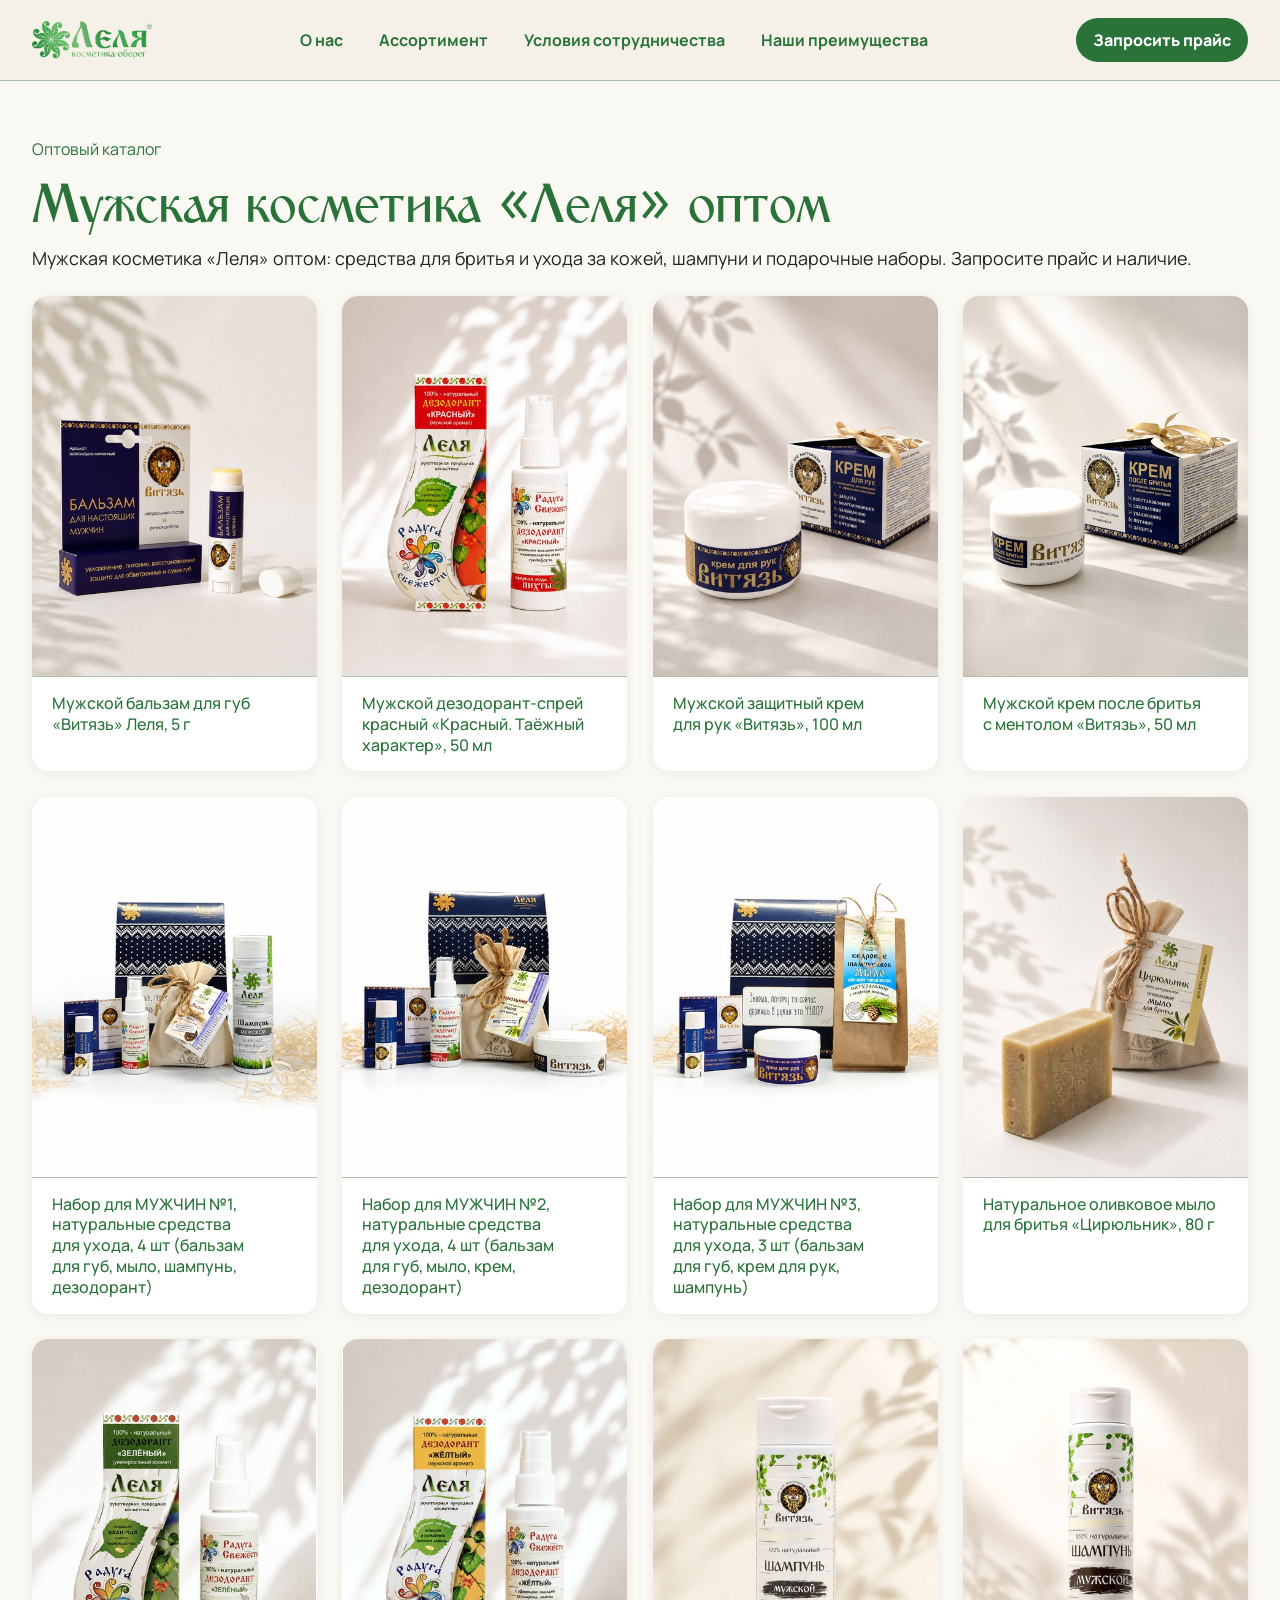
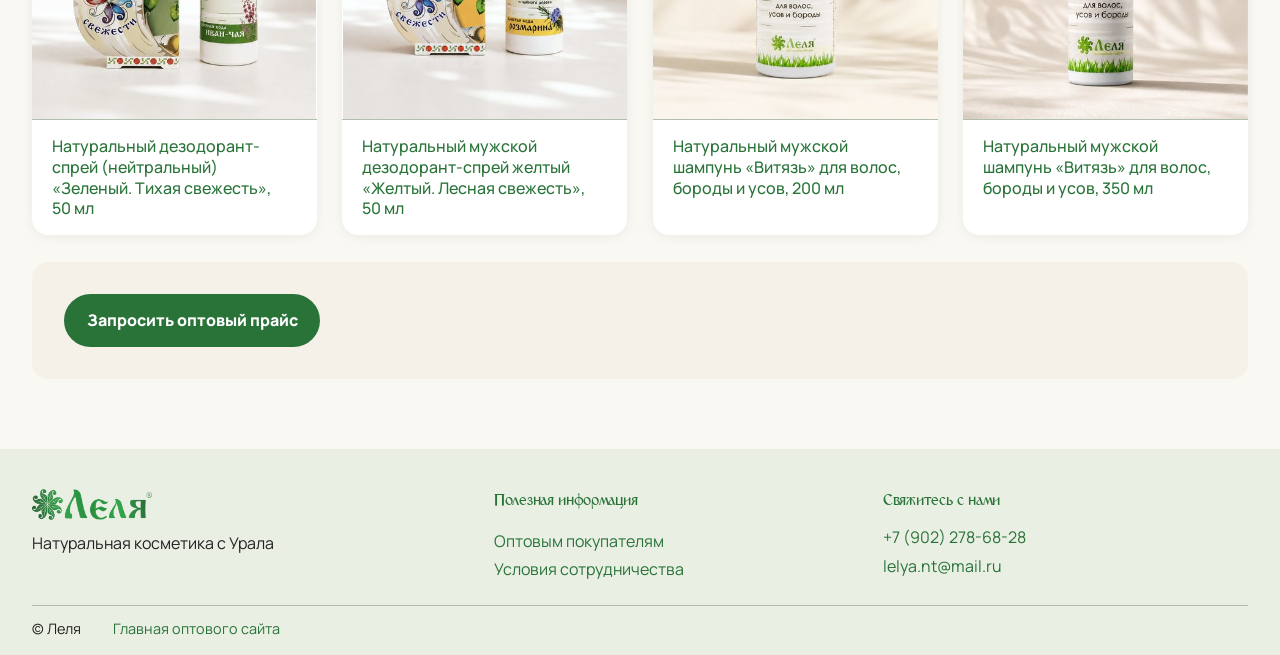
<file: men-wholesale.html>
<!doctype html>
<html lang="ru">
<head>
<meta name="robots" content="noindex,follow">
<meta charset="utf-8">
<meta name="viewport" content="width=device-width, initial-scale=1">
<meta name="description" content="Мужская косметика «Леля» оптом: средства для бритья и ухода за кожей, шампуни и подарочные наборы. Запросите прайс и наличие.">
<title>Мужская косметика «Леля» оптом</title>
<link rel="icon" href="assets/icon.png">
<link rel="stylesheet" href="https://fonts.googleapis.com/css2?family=Manrope:wght@400;500;600;700;800&amp;display=swap">
<link rel="stylesheet" href="styles.css?v=wholesale-launch">
</head>
<body>
<a class="skip" href="#catalog">К&nbsp;содержанию</a>
<header class="header">
  <div class="wrap header-inner">
    <a href="index.html" aria-label="Леля — главная оптового сайта"><img class="logo" src="assets/logo-header.png" alt="Леля"></a>
    <nav class="desktop-menu" aria-label="Основное меню"><a href="history.html">О&nbsp;нас</a><a href="assortment.html">Ассортимент</a><a href="terms.html">Условия сотрудничества</a><a href="benefits.html">Наши преимущества</a></nav>
    <a class="button small" href="index.html#contact">Запросить прайс</a>
    <details class="mobile-menu">
      <summary aria-label="Меню"><span aria-hidden="true"></span></summary>
      <nav aria-label="Основное меню"><a href="history.html">О&nbsp;нас</a><a href="assortment.html">Ассортимент</a><a href="terms.html">Условия сотрудничества</a><a href="benefits.html">Наши преимущества</a></nav>
    </details>
  </div>
</header>
<main id="catalog" class="wrap section">
  <p><a href="assortment.html">Оптовый каталог</a></p>
  <h1 class="terms-title">Мужская косметика «Леля» оптом</h1>
  <p class="intro">Мужская косметика «Леля» оптом: средства для бритья и ухода за кожей, шампуни и подарочные наборы. Запросите прайс и наличие.</p>
  <div class="assortment-grid catalog-grid">
    <article class="assortment-card" data-category="men">
      <div class="catalog-photo"><img src="assets/catalog/15194.jpg" loading="lazy" decoding="async" alt=""></div>
      <div class="catalog-card-copy"><h2>Мужской бальзам для&nbsp;губ «Витязь» Леля, 5 г</h2></div>
    </article>
    <article class="assortment-card" data-category="body men">
      <div class="catalog-photo"><img src="assets/catalog/13653.jpg" loading="lazy" decoding="async" alt=""></div>
      <div class="catalog-card-copy"><h2>Мужской дезодорант-спрей красный «Красный. Таёжный характер», 50&nbsp;мл</h2></div>
    </article>
    <article class="assortment-card" data-category="body men">
      <div class="catalog-photo"><img src="assets/catalog/14796.jpg" loading="lazy" decoding="async" alt=""></div>
      <div class="catalog-card-copy"><h2>Мужской защитный крем для&nbsp;рук «Витязь», 100&nbsp;мл</h2></div>
    </article>
    <article class="assortment-card" data-category="men">
      <div class="catalog-photo"><img src="assets/catalog/14607.jpg" loading="lazy" decoding="async" alt=""></div>
      <div class="catalog-card-copy"><h2>Мужской крем после&nbsp;бритья с&nbsp;ментолом «Витязь», 50&nbsp;мл</h2></div>
    </article>
    <article class="assortment-card" data-category="gifts">
      <div class="catalog-photo"><img src="assets/catalog/15227.jpg" loading="lazy" decoding="async" alt=""></div>
      <div class="catalog-card-copy"><h2>Набор для&nbsp;МУЖЧИН №1, натуральные средства для&nbsp;ухода, 4&nbsp;шт (бальзам для&nbsp;губ, мыло, шампунь, дезодорант)</h2></div>
    </article>
    <article class="assortment-card" data-category="gifts">
      <div class="catalog-photo"><img src="assets/catalog/15224.jpg" loading="lazy" decoding="async" alt=""></div>
      <div class="catalog-card-copy"><h2>Набор для&nbsp;МУЖЧИН №2, натуральные средства для&nbsp;ухода, 4&nbsp;шт (бальзам для&nbsp;губ, мыло, крем, дезодорант)</h2></div>
    </article>
    <article class="assortment-card" data-category="gifts">
      <div class="catalog-photo"><img src="assets/catalog/15234.jpg" loading="lazy" decoding="async" alt=""></div>
      <div class="catalog-card-copy"><h2>Набор для&nbsp;МУЖЧИН №3, натуральные средства для&nbsp;ухода, 3&nbsp;шт (бальзам для&nbsp;губ, крем для&nbsp;рук, шампунь)</h2></div>
    </article>
    <article class="assortment-card" data-category="men soap">
      <div class="catalog-photo"><img src="assets/catalog/14495.jpg" loading="lazy" decoding="async" alt=""></div>
      <div class="catalog-card-copy"><h2>Натуральное оливковое мыло для&nbsp;бритья «Цирюльник», 80 г</h2></div>
    </article>
    <article class="assortment-card" data-category="body men">
      <div class="catalog-photo"><img src="assets/catalog/13642.jpg" loading="lazy" decoding="async" alt=""></div>
      <div class="catalog-card-copy"><h2>Натуральный дезодорант-спрей (нейтральный) «Зеленый. Тихая свежесть», 50&nbsp;мл</h2></div>
    </article>
    <article class="assortment-card" data-category="body men">
      <div class="catalog-photo"><img src="assets/catalog/13631.jpg" loading="lazy" decoding="async" alt=""></div>
      <div class="catalog-card-copy"><h2>Натуральный мужской дезодорант-спрей желтый «Желтый. Лесная свежесть», 50&nbsp;мл</h2></div>
    </article>
    <article class="assortment-card" data-category="men">
      <div class="catalog-photo"><img src="assets/catalog/15058.jpg" loading="lazy" decoding="async" alt=""></div>
      <div class="catalog-card-copy"><h2>Натуральный мужской шампунь «Витязь» для&nbsp;волос, бороды и&nbsp;усов, 200&nbsp;мл</h2></div>
    </article>
    <article class="assortment-card" data-category="men">
      <div class="catalog-photo"><img src="assets/catalog/15108.jpg" loading="lazy" decoding="async" alt=""></div>
      <div class="catalog-card-copy"><h2>Натуральный мужской шампунь «Витязь» для&nbsp;волос, бороды и&nbsp;усов, 350&nbsp;мл</h2></div>
    </article>
  </div>
  <p class="assortment-action"><a class="button" href="index.html#contact">Запросить оптовый прайс</a></p>
</main>
<footer class="footer history">
  <div class="wrap footer-grid">
    <div><a href="index.html"><img class="logo" src="assets/logo.png" alt="Леля"></a><p>Натуральная косметика с&nbsp;Урала</p></div>
    <nav aria-label="Полезная информация"><h3>Полезная информация</h3><a href="index.html#partners">Оптовым покупателям</a><a href="terms.html">Условия сотрудничества</a></nav>
    <div><h3>Свяжитесь с&nbsp;нами</h3><address><a href="tel:+79022786828">+7 (902) 278-68-28</a><a href="mailto:lelya.nt@mail.ru">lelya.nt@mail.ru</a></address></div>
  </div>
  <div class="wrap footer-bottom"><span>©&nbsp;Леля</span><a href="index.html">Главная оптового сайта</a></div>
</footer>
</body>
</html>
</file>
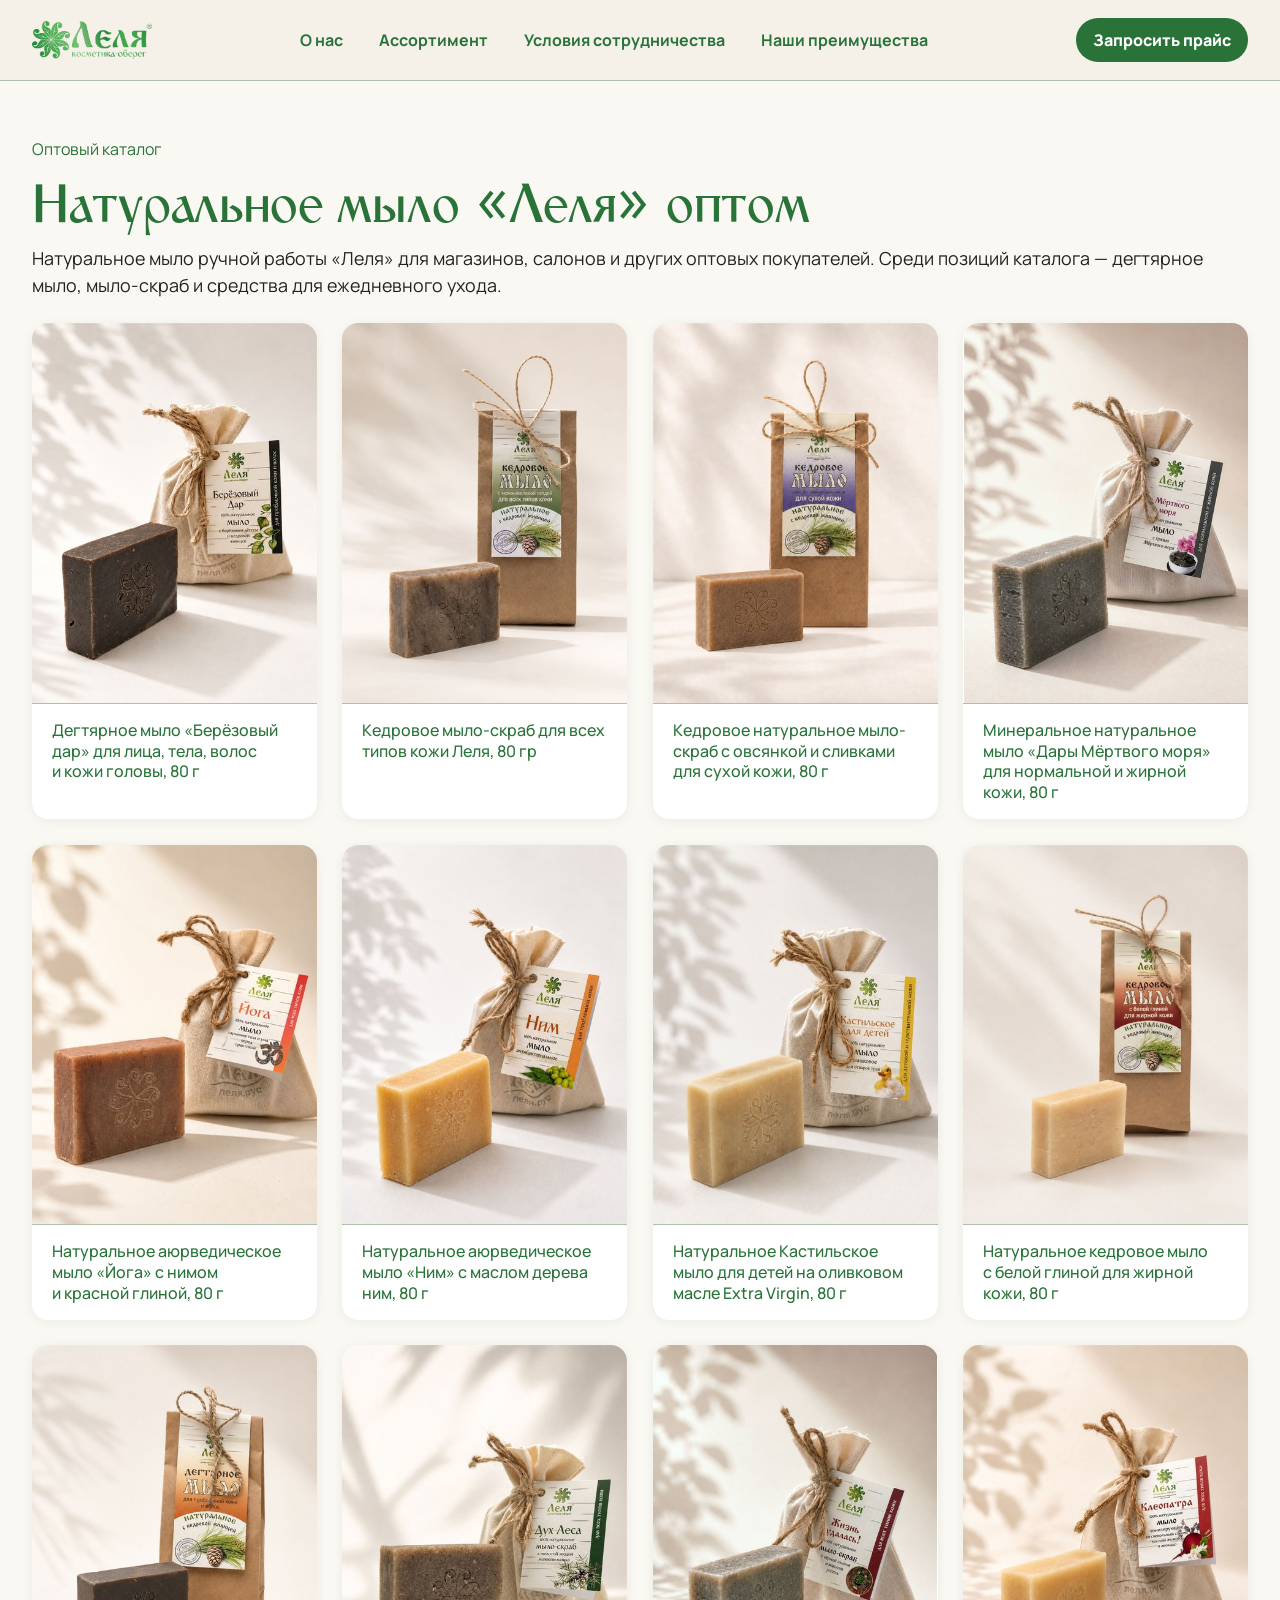
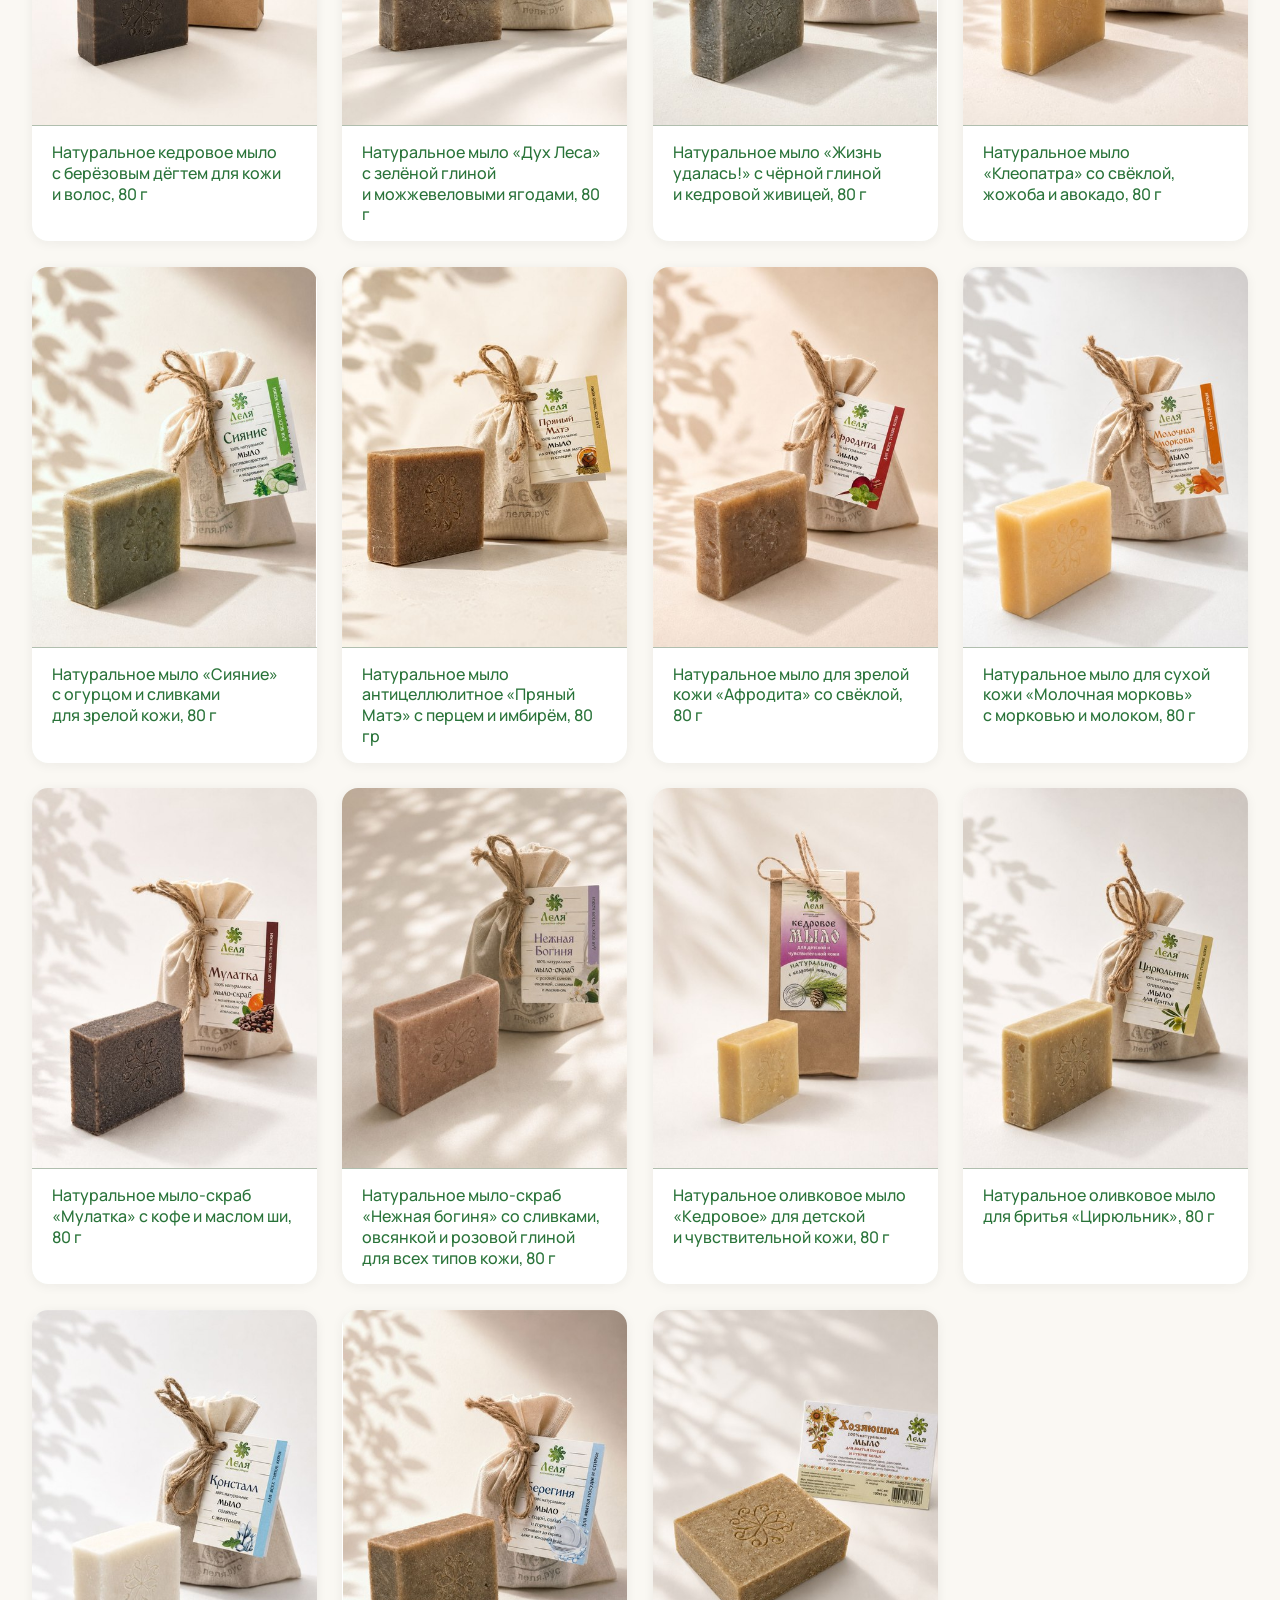
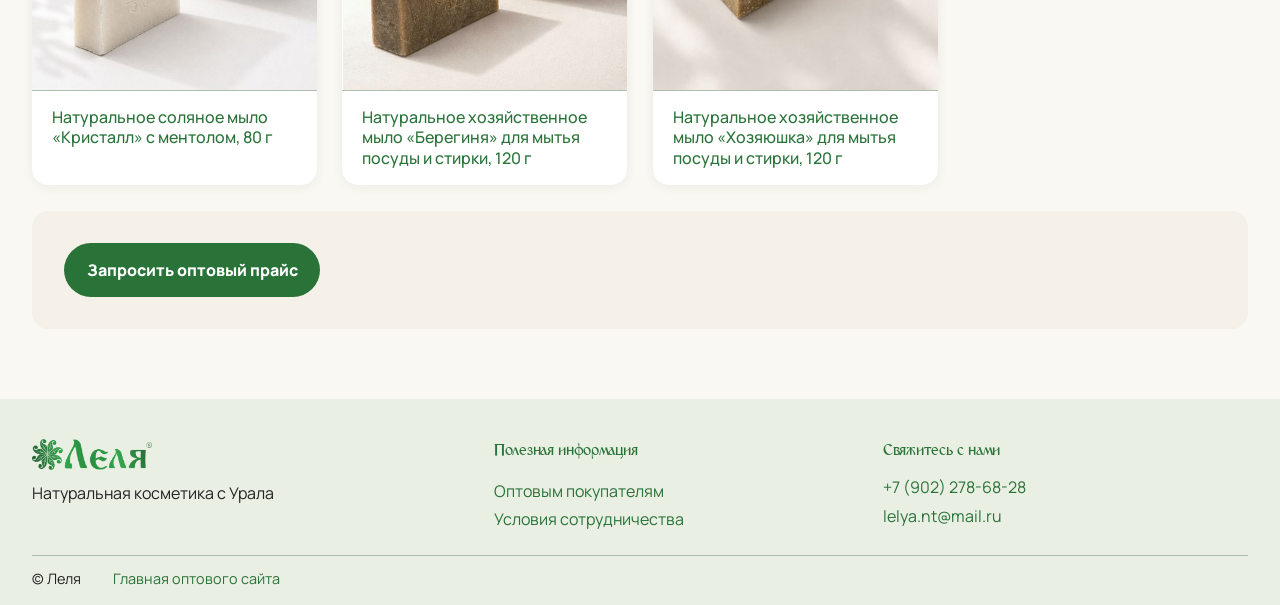
<file: soap-wholesale.html>
<!doctype html>
<html lang="ru">
<head>
<meta name="robots" content="noindex,follow">
<meta charset="utf-8">
<meta name="viewport" content="width=device-width, initial-scale=1">
<meta name="description" content="Натуральное мыло ручной работы «Леля» для магазинов, салонов и других оптовых покупателей. Среди позиций каталога — дегтярное мыло, мыло-скраб и средства для ежедневного ухода.">
<title>Натуральное мыло «Леля» оптом</title>
<link rel="icon" href="assets/icon.png">
<link rel="stylesheet" href="https://fonts.googleapis.com/css2?family=Manrope:wght@400;500;600;700;800&amp;display=swap">
<link rel="stylesheet" href="styles.css?v=wholesale-launch">
</head>
<body>
<a class="skip" href="#catalog">К&nbsp;содержанию</a>
<header class="header">
  <div class="wrap header-inner">
    <a href="index.html" aria-label="Леля — главная оптового сайта"><img class="logo" src="assets/logo-header.png" alt="Леля"></a>
    <nav class="desktop-menu" aria-label="Основное меню"><a href="history.html">О&nbsp;нас</a><a href="assortment.html">Ассортимент</a><a href="terms.html">Условия сотрудничества</a><a href="benefits.html">Наши преимущества</a></nav>
    <a class="button small" href="index.html#contact">Запросить прайс</a>
    <details class="mobile-menu">
      <summary aria-label="Меню"><span aria-hidden="true"></span></summary>
      <nav aria-label="Основное меню"><a href="history.html">О&nbsp;нас</a><a href="assortment.html">Ассортимент</a><a href="terms.html">Условия сотрудничества</a><a href="benefits.html">Наши преимущества</a></nav>
    </details>
  </div>
</header>
<main id="catalog" class="wrap section">
  <p><a href="assortment.html">Оптовый каталог</a></p>
  <h1 class="terms-title">Натуральное мыло «Леля» оптом</h1>
  <p class="intro">Натуральное мыло ручной работы «Леля» для магазинов, салонов и других оптовых покупателей. Среди позиций каталога — дегтярное мыло, мыло-скраб и средства для ежедневного ухода.</p>
  <div class="assortment-grid catalog-grid">
    <article class="assortment-card" data-category="body soap">
      <div class="catalog-photo"><img src="assets/catalog/14262.jpg" loading="lazy" decoding="async" alt=""></div>
      <div class="catalog-card-copy"><h2>Дегтярное мыло «Берёзовый дар» для&nbsp;лица, тела, волос и&nbsp;кожи головы, 80 г</h2></div>
    </article>
    <article class="assortment-card" data-category="soap">
      <div class="catalog-photo"><img src="assets/catalog/13808.jpg" loading="lazy" decoding="async" alt=""></div>
      <div class="catalog-card-copy"><h2>Кедровое мыло-скраб для&nbsp;всех типов кожи Леля, 80 гр</h2></div>
    </article>
    <article class="assortment-card" data-category="soap">
      <div class="catalog-photo"><img src="assets/catalog/13827.jpg" loading="lazy" decoding="async" alt=""></div>
      <div class="catalog-card-copy"><h2>Кедровое натуральное мыло-скраб с&nbsp;овсянкой и&nbsp;сливками для&nbsp;сухой кожи, 80 г</h2></div>
    </article>
    <article class="assortment-card" data-category="soap">
      <div class="catalog-photo"><img src="assets/catalog/14328.jpg" loading="lazy" decoding="async" alt=""></div>
      <div class="catalog-card-copy"><h2>Минеральное натуральное мыло «Дары Мёртвого моря» для&nbsp;нормальной и&nbsp;жирной кожи, 80 г</h2></div>
    </article>
    <article class="assortment-card" data-category="soap">
      <div class="catalog-photo"><img src="assets/catalog/13933.jpg" loading="lazy" decoding="async" alt=""></div>
      <div class="catalog-card-copy"><h2>Натуральное аюрведическое мыло «Йога» с&nbsp;нимом и&nbsp;красной глиной, 80 г</h2></div>
    </article>
    <article class="assortment-card" data-category="soap">
      <div class="catalog-photo"><img src="assets/catalog/14241.jpg" loading="lazy" decoding="async" alt=""></div>
      <div class="catalog-card-copy"><h2>Натуральное аюрведическое мыло «Ним» с&nbsp;маслом дерева ним, 80 г</h2></div>
    </article>
    <article class="assortment-card" data-category="soap">
      <div class="catalog-photo"><img src="assets/catalog/14362.jpg" loading="lazy" decoding="async" alt=""></div>
      <div class="catalog-card-copy"><h2>Натуральное Кастильское мыло для&nbsp;детей на&nbsp;оливковом масле Extra Virgin, 80 г</h2></div>
    </article>
    <article class="assortment-card" data-category="soap">
      <div class="catalog-photo"><img src="assets/catalog/13818.jpg" loading="lazy" decoding="async" alt=""></div>
      <div class="catalog-card-copy"><h2>Натуральное кедровое мыло с&nbsp;белой глиной для&nbsp;жирной кожи, 80 г</h2></div>
    </article>
    <article class="assortment-card" data-category="hair soap">
      <div class="catalog-photo"><img src="assets/catalog/13797.jpg" loading="lazy" decoding="async" alt=""></div>
      <div class="catalog-card-copy"><h2>Натуральное кедровое мыло с&nbsp;берёзовым дёгтем для&nbsp;кожи и&nbsp;волос, 80 г</h2></div>
    </article>
    <article class="assortment-card" data-category="soap">
      <div class="catalog-photo"><img src="assets/catalog/14337.jpg" loading="lazy" decoding="async" alt=""></div>
      <div class="catalog-card-copy"><h2>Натуральное мыло «Дух Леса» с&nbsp;зелёной глиной и&nbsp;можжевеловыми ягодами, 80 г</h2></div>
    </article>
    <article class="assortment-card" data-category="soap">
      <div class="catalog-photo"><img src="assets/catalog/14347.jpg" loading="lazy" decoding="async" alt=""></div>
      <div class="catalog-card-copy"><h2>Натуральное мыло «Жизнь удалась!» с&nbsp;чёрной глиной и&nbsp;кедровой живицей, 80 г</h2></div>
    </article>
    <article class="assortment-card" data-category="soap">
      <div class="catalog-photo"><img src="assets/catalog/14374.jpg" loading="lazy" decoding="async" alt=""></div>
      <div class="catalog-card-copy"><h2>Натуральное мыло «Клеопатра» со&nbsp;свёклой, жожоба и&nbsp;авокадо, 80 г</h2></div>
    </article>
    <article class="assortment-card" data-category="soap">
      <div class="catalog-photo"><img src="assets/catalog/14455.jpg" loading="lazy" decoding="async" alt=""></div>
      <div class="catalog-card-copy"><h2>Натуральное мыло «Сияние» с&nbsp;огурцом и&nbsp;сливками для&nbsp;зрелой кожи, 80 г</h2></div>
    </article>
    <article class="assortment-card" data-category="soap">
      <div class="catalog-photo"><img src="assets/catalog/14441.jpg" loading="lazy" decoding="async" alt=""></div>
      <div class="catalog-card-copy"><h2>Натуральное мыло антицеллюлитное «Пряный Матэ» с&nbsp;перцем и&nbsp;имбирём, 80 гр</h2></div>
    </article>
    <article class="assortment-card" data-category="soap">
      <div class="catalog-photo"><img src="assets/catalog/14232.jpg" loading="lazy" decoding="async" alt=""></div>
      <div class="catalog-card-copy"><h2>Натуральное мыло для&nbsp;зрелой кожи «Афродита» со&nbsp;свёклой, 80 г</h2></div>
    </article>
    <article class="assortment-card" data-category="soap">
      <div class="catalog-photo"><img src="assets/catalog/14394.jpg" loading="lazy" decoding="async" alt=""></div>
      <div class="catalog-card-copy"><h2>Натуральное мыло для&nbsp;сухой кожи «Молочная морковь» с&nbsp;морковью и&nbsp;молоком, 80 г</h2></div>
    </article>
    <article class="assortment-card" data-category="soap">
      <div class="catalog-photo"><img src="assets/catalog/14408.jpg" loading="lazy" decoding="async" alt=""></div>
      <div class="catalog-card-copy"><h2>Натуральное мыло-скраб «Мулатка» с&nbsp;кофе и&nbsp;маслом ши, 80 г</h2></div>
    </article>
    <article class="assortment-card" data-category="soap">
      <div class="catalog-photo"><img src="assets/catalog/14429.jpg" loading="lazy" decoding="async" alt=""></div>
      <div class="catalog-card-copy"><h2>Натуральное мыло-скраб «Нежная богиня» со&nbsp;сливками, овсянкой и&nbsp;розовой глиной для&nbsp;всех типов кожи, 80 г</h2></div>
    </article>
    <article class="assortment-card" data-category="soap">
      <div class="catalog-photo"><img src="assets/catalog/13788.jpg" loading="lazy" decoding="async" alt=""></div>
      <div class="catalog-card-copy"><h2>Натуральное оливковое мыло «Кедровое» для&nbsp;детской и&nbsp;чувствительной кожи, 80 г</h2></div>
    </article>
    <article class="assortment-card" data-category="men soap">
      <div class="catalog-photo"><img src="assets/catalog/14495.jpg" loading="lazy" decoding="async" alt=""></div>
      <div class="catalog-card-copy"><h2>Натуральное оливковое мыло для&nbsp;бритья «Цирюльник», 80 г</h2></div>
    </article>
    <article class="assortment-card" data-category="soap">
      <div class="catalog-photo"><img src="assets/catalog/14384.jpg" loading="lazy" decoding="async" alt=""></div>
      <div class="catalog-card-copy"><h2>Натуральное соляное мыло «Кристалл» с&nbsp;ментолом, 80 г</h2></div>
    </article>
    <article class="assortment-card" data-category="soap">
      <div class="catalog-photo"><img src="assets/catalog/14251.jpg" loading="lazy" decoding="async" alt=""></div>
      <div class="catalog-card-copy"><h2>Натуральное хозяйственное мыло «Берегиня» для&nbsp;мытья посуды и&nbsp;стирки, 120 г</h2></div>
    </article>
    <article class="assortment-card" data-category="soap">
      <div class="catalog-photo"><img src="assets/catalog/14486.jpg" loading="lazy" decoding="async" alt=""></div>
      <div class="catalog-card-copy"><h2>Натуральное хозяйственное мыло «Хозяюшка» для&nbsp;мытья посуды и&nbsp;стирки, 120 г</h2></div>
    </article>
  </div>
  <p class="assortment-action"><a class="button" href="index.html#contact">Запросить оптовый прайс</a></p>
</main>
<footer class="footer history">
  <div class="wrap footer-grid">
    <div><a href="index.html"><img class="logo" src="assets/logo.png" alt="Леля"></a><p>Натуральная косметика с&nbsp;Урала</p></div>
    <nav aria-label="Полезная информация"><h3>Полезная информация</h3><a href="index.html#partners">Оптовым покупателям</a><a href="terms.html">Условия сотрудничества</a></nav>
    <div><h3>Свяжитесь с&nbsp;нами</h3><address><a href="tel:+79022786828">+7 (902) 278-68-28</a><a href="mailto:lelya.nt@mail.ru">lelya.nt@mail.ru</a></address></div>
  </div>
  <div class="wrap footer-bottom"><span>©&nbsp;Леля</span><a href="index.html">Главная оптового сайта</a></div>
</footer>
</body>
</html>
</file>
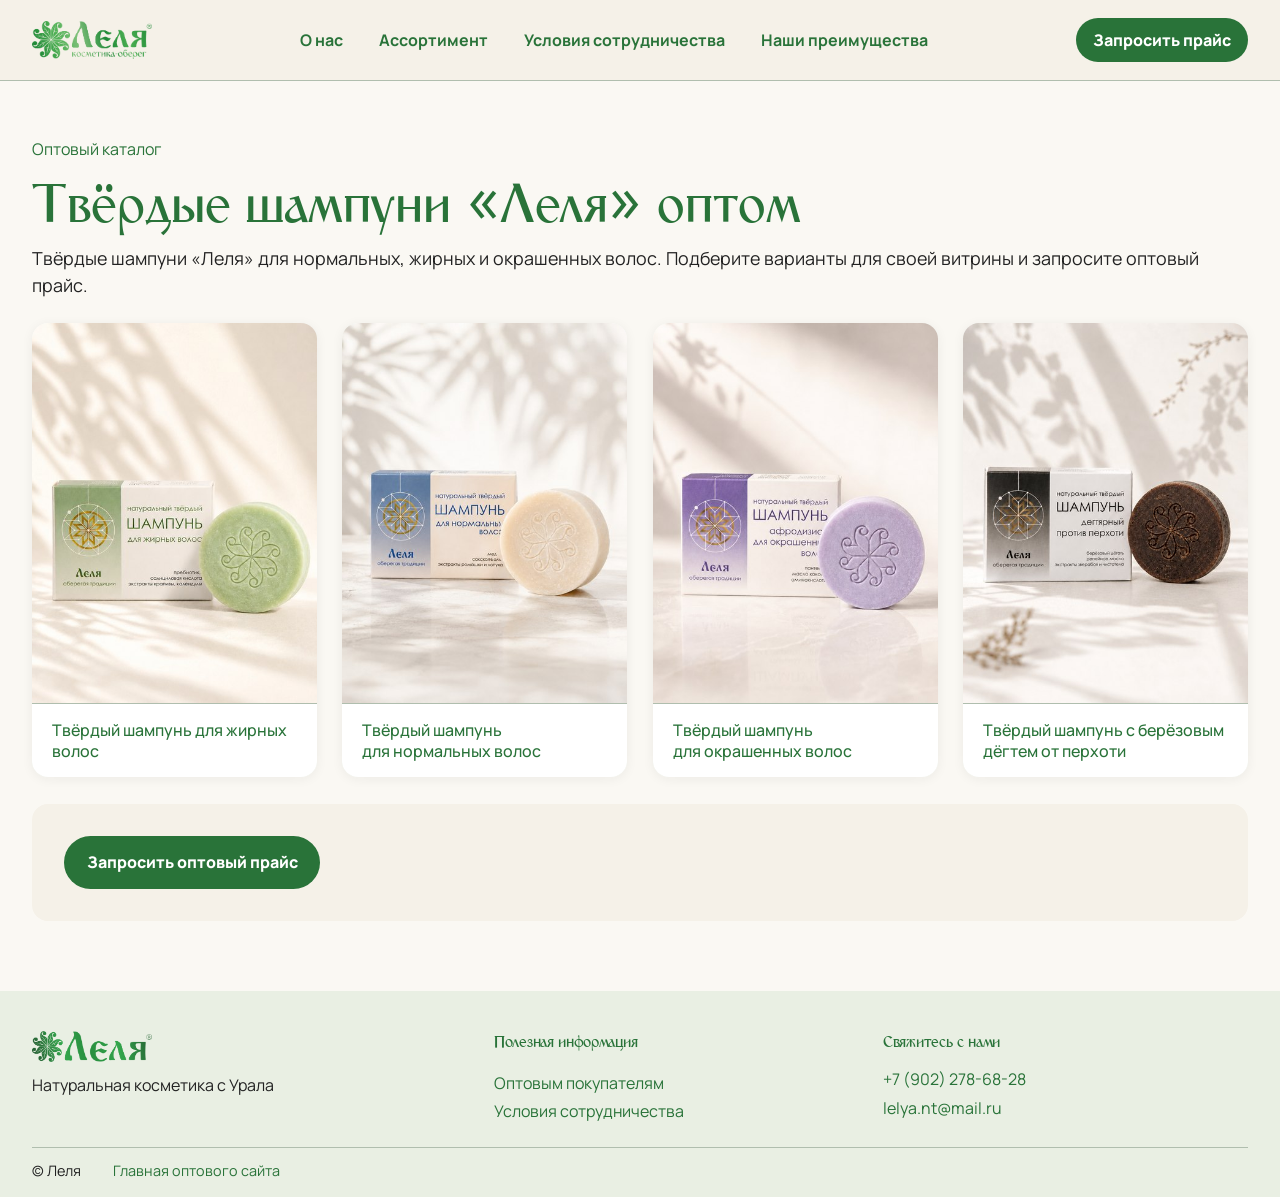
<file: solid-shampoo-wholesale.html>
<!doctype html>
<html lang="ru">
<head>
<meta name="robots" content="noindex,follow">
<meta charset="utf-8">
<meta name="viewport" content="width=device-width, initial-scale=1">
<meta name="description" content="Твёрдые шампуни «Леля» для нормальных, жирных и окрашенных волос. Подберите варианты для своей витрины и запросите оптовый прайс.">
<title>Твёрдые шампуни «Леля» оптом</title>
<link rel="icon" href="assets/icon.png">
<link rel="stylesheet" href="https://fonts.googleapis.com/css2?family=Manrope:wght@400;500;600;700;800&amp;display=swap">
<link rel="stylesheet" href="styles.css?v=wholesale-launch">
</head>
<body>
<a class="skip" href="#catalog">К&nbsp;содержанию</a>
<header class="header">
  <div class="wrap header-inner">
    <a href="index.html" aria-label="Леля — главная оптового сайта"><img class="logo" src="assets/logo-header.png" alt="Леля"></a>
    <nav class="desktop-menu" aria-label="Основное меню"><a href="history.html">О&nbsp;нас</a><a href="assortment.html">Ассортимент</a><a href="terms.html">Условия сотрудничества</a><a href="benefits.html">Наши преимущества</a></nav>
    <a class="button small" href="index.html#contact">Запросить прайс</a>
    <details class="mobile-menu">
      <summary aria-label="Меню"><span aria-hidden="true"></span></summary>
      <nav aria-label="Основное меню"><a href="history.html">О&nbsp;нас</a><a href="assortment.html">Ассортимент</a><a href="terms.html">Условия сотрудничества</a><a href="benefits.html">Наши преимущества</a></nav>
    </details>
  </div>
</header>
<main id="catalog" class="wrap section">
  <p><a href="assortment.html">Оптовый каталог</a></p>
  <h1 class="terms-title">Твёрдые шампуни «Леля» оптом</h1>
  <p class="intro">Твёрдые шампуни «Леля» для нормальных, жирных и окрашенных волос. Подберите варианты для своей витрины и запросите оптовый прайс.</p>
  <div class="assortment-grid catalog-grid">
    <article class="assortment-card" data-category="hair">
      <div class="catalog-photo"><img src="assets/catalog/15084.jpg" loading="lazy" decoding="async" alt=""></div>
      <div class="catalog-card-copy"><h2>Твёрдый шампунь для&nbsp;жирных волос</h2></div>
    </article>
    <article class="assortment-card" data-category="hair">
      <div class="catalog-photo"><img src="assets/catalog/15087.jpg" loading="lazy" decoding="async" alt=""></div>
      <div class="catalog-card-copy"><h2>Твёрдый шампунь для&nbsp;нормальных волос</h2></div>
    </article>
    <article class="assortment-card" data-category="hair">
      <div class="catalog-photo"><img src="assets/catalog/15090.jpg" loading="lazy" decoding="async" alt=""></div>
      <div class="catalog-card-copy"><h2>Твёрдый шампунь для&nbsp;окрашенных волос</h2></div>
    </article>
    <article class="assortment-card" data-category="hair">
      <div class="catalog-photo"><img src="assets/catalog/15093.jpg" loading="lazy" decoding="async" alt=""></div>
      <div class="catalog-card-copy"><h2>Твёрдый шампунь с&nbsp;берёзовым дёгтем от&nbsp;перхоти</h2></div>
    </article>
  </div>
  <p class="assortment-action"><a class="button" href="index.html#contact">Запросить оптовый прайс</a></p>
</main>
<footer class="footer history">
  <div class="wrap footer-grid">
    <div><a href="index.html"><img class="logo" src="assets/logo.png" alt="Леля"></a><p>Натуральная косметика с&nbsp;Урала</p></div>
    <nav aria-label="Полезная информация"><h3>Полезная информация</h3><a href="index.html#partners">Оптовым покупателям</a><a href="terms.html">Условия сотрудничества</a></nav>
    <div><h3>Свяжитесь с&nbsp;нами</h3><address><a href="tel:+79022786828">+7 (902) 278-68-28</a><a href="mailto:lelya.nt@mail.ru">lelya.nt@mail.ru</a></address></div>
  </div>
  <div class="wrap footer-bottom"><span>©&nbsp;Леля</span><a href="index.html">Главная оптового сайта</a></div>
</footer>
</body>
</html>
</file>
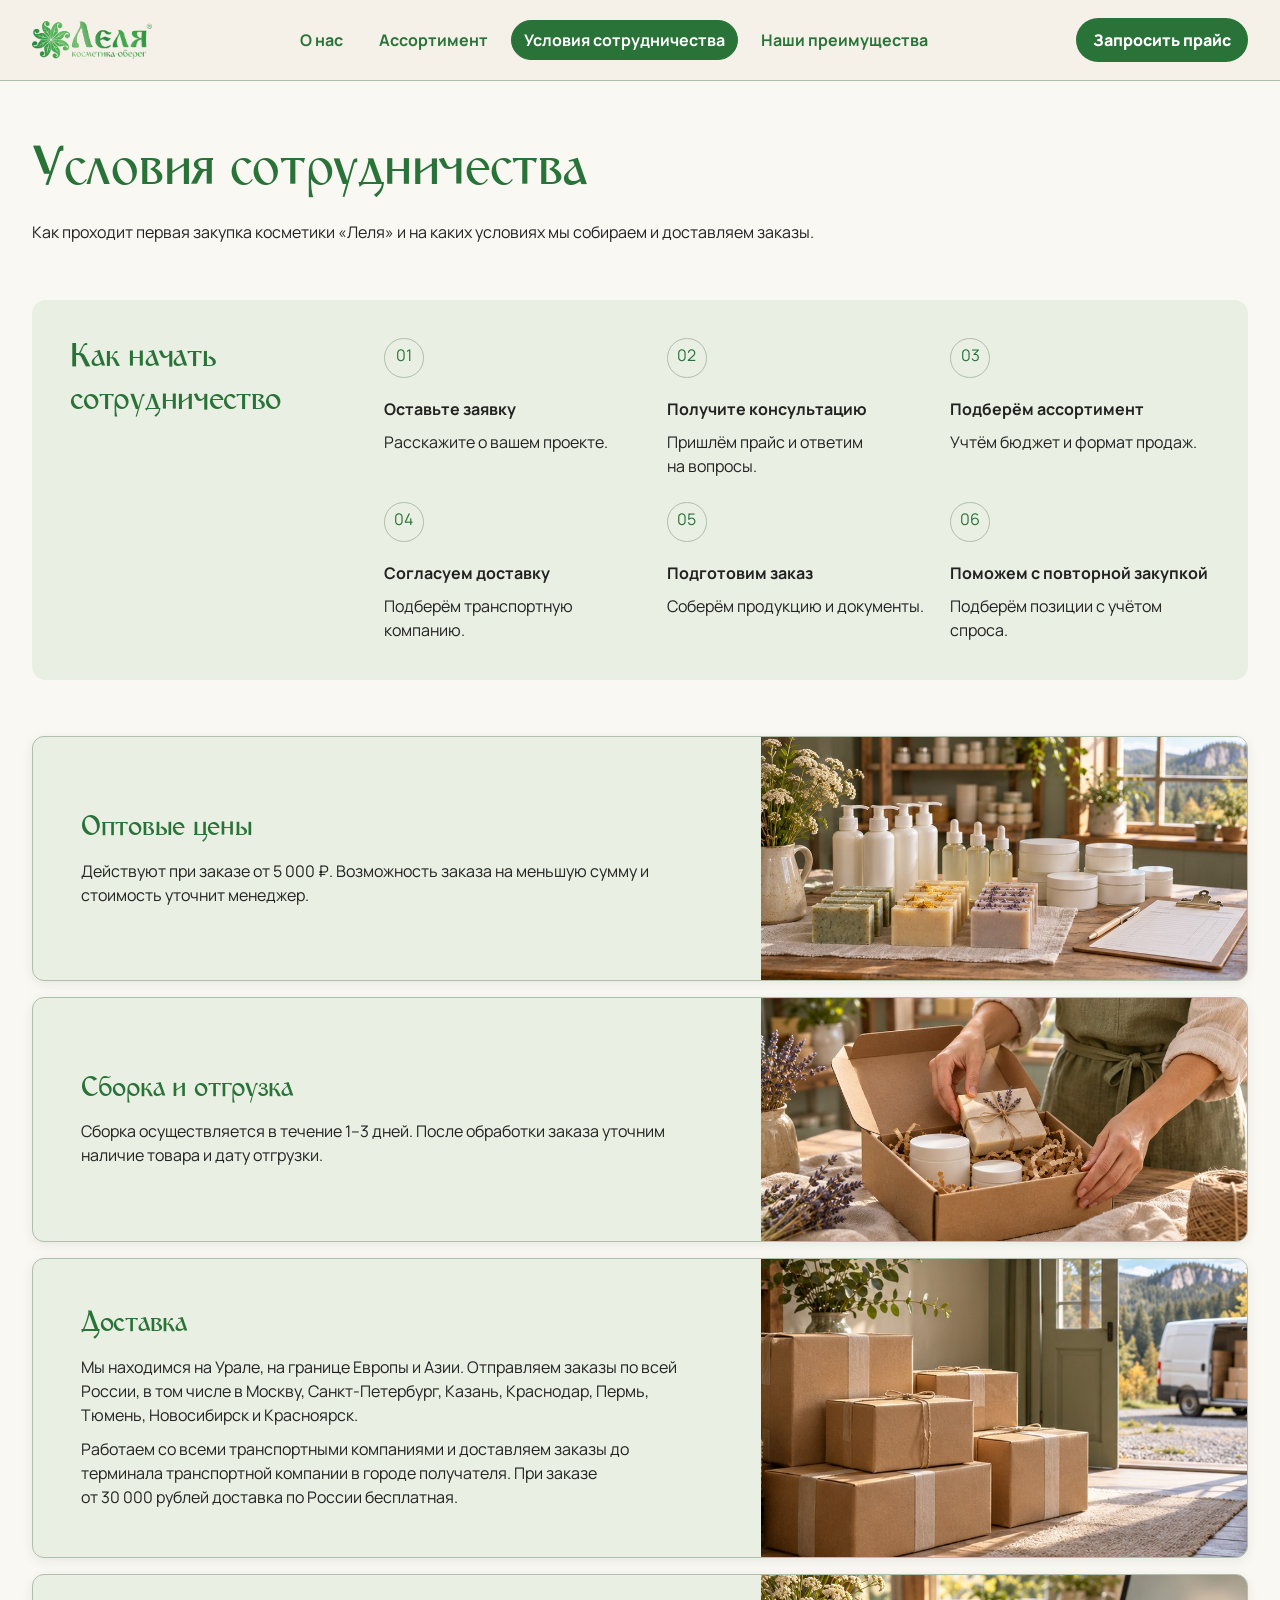
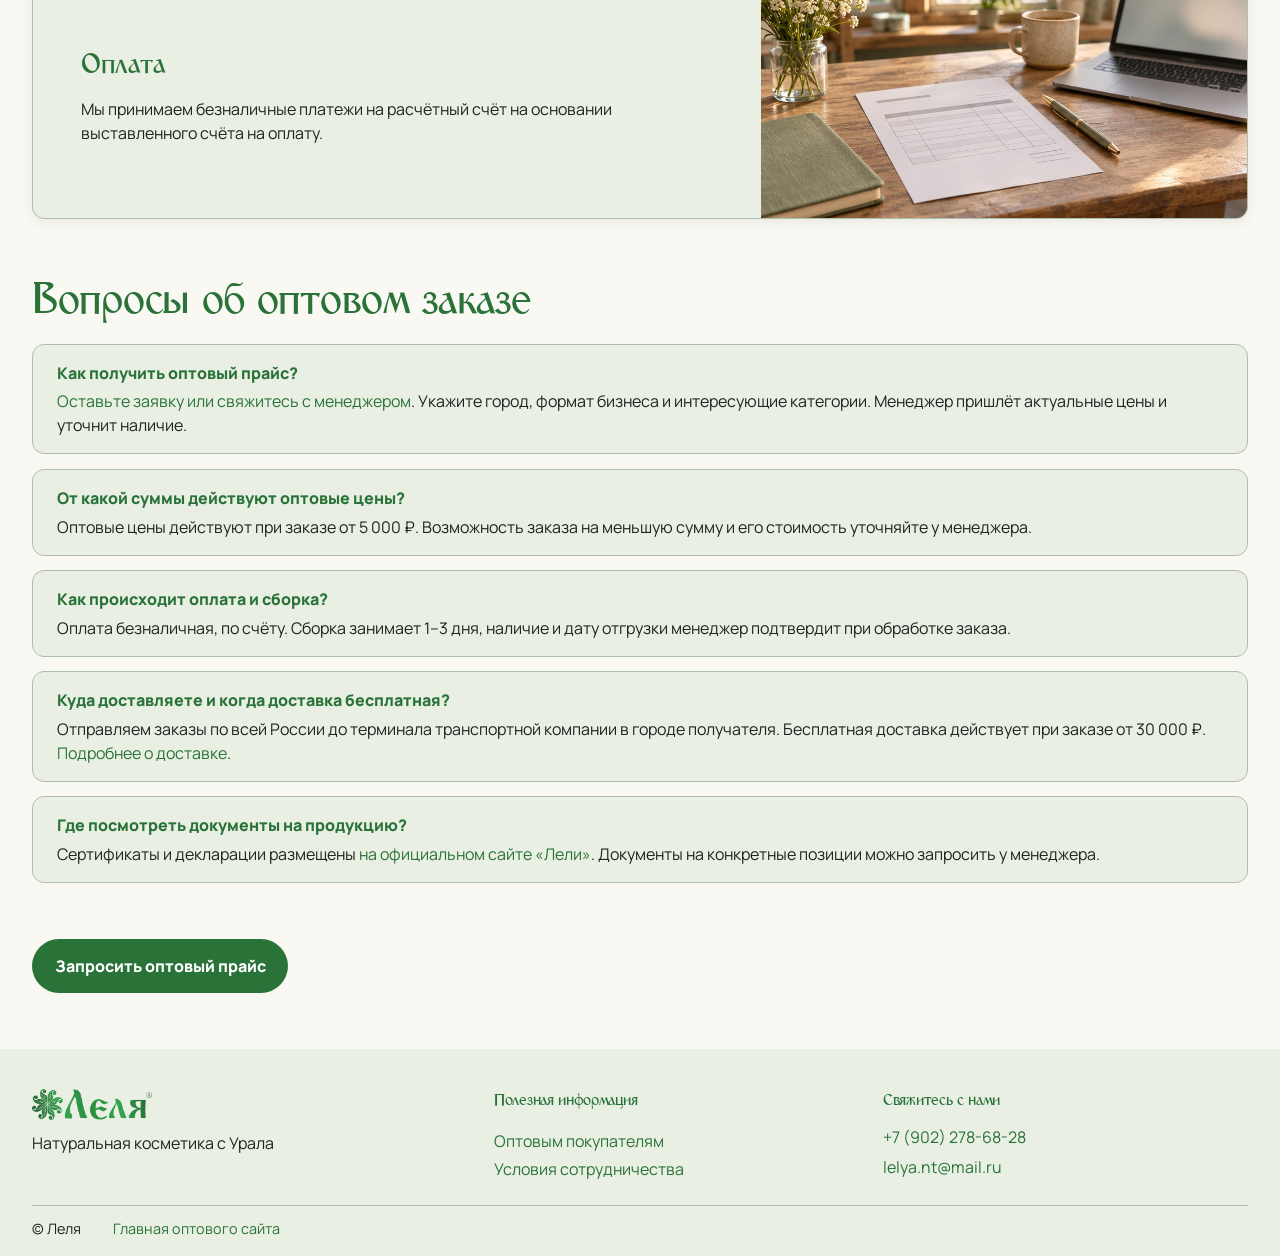
<file: terms.html>
<!doctype html>
<html lang="ru">
<head>
<meta name="robots" content="noindex,follow">
<meta charset="utf-8">
<meta name="viewport" content="width=device-width, initial-scale=1">
<meta name="description" content="Как купить косметику «Леля» оптом: порог оптовых цен, получение прайса, сроки сборки, оплата, доставка по России и документы.">
<title>Условия оптового заказа «Леля» — цена, оплата и доставка</title>
<link rel="icon" href="assets/icon.png">
<link rel="stylesheet" href="https://fonts.googleapis.com/css2?family=Manrope:wght@400;500;600;700;800&amp;display=swap">
<link rel="stylesheet" href="styles.css?v=wholesale-launch">
</head>
<body>
<a class="skip" href="#delivery">К&nbsp;содержанию</a>
<header class="header">
  <div class="wrap header-inner">
    <a href="index.html" aria-label="Леля — главная оптового сайта"><img class="logo" src="assets/logo-header.png" alt="Леля"></a>
    <nav class="desktop-menu" aria-label="Основное меню"><a href="history.html">О&nbsp;нас</a><a href="assortment.html">Ассортимент</a><a href="terms.html" aria-current="page">Условия сотрудничества</a><a href="benefits.html">Наши преимущества</a></nav>
    <a class="button small" href="index.html#contact">Запросить прайс</a>
    <details class="mobile-menu">
      <summary aria-label="Меню"><span aria-hidden="true"></span></summary>
      <nav aria-label="Основное меню"><a href="history.html">О&nbsp;нас</a><a href="assortment.html">Ассортимент</a><a href="terms.html" aria-current="page">Условия сотрудничества</a><a href="benefits.html">Наши преимущества</a></nav>
    </details>
  </div>
</header>
<main>
  <div id="delivery" class="wrap section terms-page">
    <header class="terms-intro">
      <h1 class="terms-title">Условия сотрудничества</h1>
      <p>Как проходит первая закупка косметики «Леля» и&nbsp;на&nbsp;каких условиях мы собираем и&nbsp;доставляем заказы.</p>
    </header>
    <section class="terms-steps" aria-labelledby="steps-title">
      <h2 id="steps-title">Как начать сотрудничество</h2>
      <ol class="partner-steps">
        <li><strong>Оставьте заявку</strong><p>Расскажите о&nbsp;вашем проекте.</p></li>
        <li><strong>Получите консультацию</strong><p>Пришлём прайс и&nbsp;ответим на&nbsp;вопросы.</p></li>
        <li><strong>Подберём ассортимент</strong><p>Учтём бюджет и&nbsp;формат продаж.</p></li>
        <li><strong>Согласуем доставку</strong><p>Подберём транспортную компанию.</p></li>
        <li><strong>Подготовим заказ</strong><p>Соберём продукцию и&nbsp;документы.</p></li>
        <li><strong>Поможем с&nbsp;повторной закупкой</strong><p>Подберём позиции с&nbsp;учётом спроса.</p></li>
      </ol>
    </section>
    <div class="terms-grid">
      <article class="terms-card">
        <div class="terms-copy">
          <h2>Оптовые цены</h2>
          <p>Действуют при&nbsp;заказе от&nbsp;5&nbsp;000&nbsp;₽. Возможность заказа на меньшую сумму и стоимость уточнит менеджер.</p>
        </div>
        <img src="assets/terms/wholesale.jpg" alt="Косметика и бланк оптового заказа на рабочем столе" loading="lazy" decoding="async">
      </article>
      <article id="packing" class="terms-card">
        <div class="terms-copy">
          <h2>Сборка и&nbsp;отгрузка</h2>
          <p>Сборка осуществляется в&nbsp;течение 1&#8288;–&#8288;3&nbsp;дней. После&nbsp;обработки заказа уточним наличие товара и&nbsp;дату отгрузки.</p>
        </div>
        <img src="assets/terms/packing.jpg" alt="Косметику укладывают в коробку для отправки" loading="lazy" decoding="async">
      </article>
      <article id="shipping" class="terms-card">
        <div class="terms-copy">
          <h2>Доставка</h2>
          <p>Мы находимся на Урале, на границе Европы и Азии. Отправляем заказы по всей России, в том числе в Москву, Санкт-Петербург, Казань, Краснодар, Пермь, Тюмень, Новосибирск и Красноярск.</p>
          <p>Работаем со всеми транспортными компаниями и доставляем заказы до терминала транспортной компании в городе получателя. При заказе от&nbsp;30&nbsp;000&nbsp;рублей доставка по России бесплатная.</p>
        </div>
        <img src="assets/terms/delivery.jpg" alt="Коробки с заказами готовы к передаче перевозчику" loading="lazy" decoding="async">
      </article>
      <article class="terms-card">
        <div class="terms-copy">
          <h2>Оплата</h2>
          <p>Мы принимаем безналичные платежи на&nbsp;расчётный счёт на&nbsp;основании выставленного счёта на&nbsp;оплату.</p>
        </div>
        <img src="assets/terms/payment.jpg" alt="Счёт, ручка и ноутбук на рабочем столе" loading="lazy" decoding="async">
      </article>
    </div>
    <section class="terms-faq" aria-labelledby="faq-title">
      <h2 id="faq-title">Вопросы об оптовом заказе</h2>
      <dl>
        <div><dt>Как получить оптовый прайс?</dt><dd><a href="index.html#contact">Оставьте заявку или свяжитесь с менеджером</a>. Укажите город, формат бизнеса и интересующие категории. Менеджер пришлёт актуальные цены и уточнит наличие.</dd></div>
        <div><dt>От какой суммы действуют оптовые цены?</dt><dd>Оптовые цены действуют при заказе от 5 000 ₽. Возможность заказа на меньшую сумму и его стоимость уточняйте у менеджера.</dd></div>
        <div><dt>Как происходит оплата и сборка?</dt><dd>Оплата безналичная, по счёту. Сборка занимает 1–3 дня, наличие и дату отгрузки менеджер подтвердит при обработке заказа.</dd></div>
        <div><dt>Куда доставляете и когда доставка бесплатная?</dt><dd>Отправляем заказы по всей России до терминала транспортной компании в городе получателя. Бесплатная доставка действует при заказе от 30 000 ₽. <a href="#shipping">Подробнее о доставке</a>.</dd></div>
        <div><dt>Где посмотреть документы на продукцию?</dt><dd>Сертификаты и декларации размещены <a href="https://milelya.ru/certificate/">на официальном сайте «Лели»</a>. Документы на конкретные позиции можно запросить у менеджера.</dd></div>
      </dl>
    </section>
    <p class="terms-action"><a class="button" href="index.html#contact">Запросить оптовый прайс</a></p>
  </div>
</main>
<footer class="footer history">
  <div class="wrap footer-grid">
    <div><a href="index.html"><img class="logo" src="assets/logo.png" alt="Леля"></a><p>Натуральная косметика с&nbsp;Урала</p></div>
    <nav aria-label="Полезная информация"><h3>Полезная информация</h3><a href="index.html#partners">Оптовым покупателям</a><a href="terms.html">Условия сотрудничества</a></nav>
    <div><h3>Свяжитесь с&nbsp;нами</h3><address><a href="tel:+79022786828">+7 (902) 278-68-28</a><a href="mailto:lelya.nt@mail.ru">lelya.nt@mail.ru</a></address></div>
  </div>
  <div class="wrap footer-bottom"><span>©&nbsp;Леля</span><a href="index.html">Главная оптового сайта</a></div>
</footer>
</body>
</html>
</file>
<file: styles.css>
@font-face {
  font-family: Milelya;
  src: url("assets/Milelya.woff2") format("woff2");
  font-style: normal;
  font-weight: 500;
  font-display: swap;
}

:root {
  --ink: #222222;
  --green: #297339;
  --green-hover: #205b2d;
  --link-hover: #dcebd8;
  --deep: var(--green);
  --cream: #faf8f3;
  --header-cream: #f5f1e8;
  --mist: #e9efe3;
  --line: #b0beae;
  --white: #ffffff;
  --field-line: #4a4a4a;
  --error-ink: #822929;
  --error-background: #f9f2ef;
  --heading-font: Milelya, Manrope, system-ui, sans-serif;
  --subheading-scale: 1;
  --section-gap: clamp(2.25rem, 4.4vw, 4rem);
  color: var(--ink);
  background: var(--cream);
  font: 100%/1.5 Manrope, system-ui, sans-serif;
}
* { box-sizing: border-box; }
body { margin: 0; }
html { scroll-padding-top: 6.5rem; }
img { display: block; max-width: 100%; }
a { color: var(--deep); text-decoration: none; }
a:not(:where(.button, .benefit-link, .skip, .header nav a, :has(> img))) {
  border-radius: .35em;
}
a:not(:where(.button, .benefit-link, .skip, .header nav a, :has(> img))):is(:hover, :focus-visible) {
  background: var(--link-hover);
  box-shadow: 0 0 0 .2em var(--link-hover);
}
:focus-visible { outline: 3px solid var(--green); outline-offset: 4px; }
p { margin: 0 0 .85rem; }
h1, h2, h3 { margin: 0 0 .75rem; font-family: var(--heading-font); font-weight: 500; line-height: 1.1; letter-spacing: -.3px; color: var(--deep); }
h1 { font-size: clamp(2.9rem, 6vw, 5.6rem); }
h2, h3 { font-size: calc(var(--subheading-size) * var(--subheading-scale)); }
h2 { --subheading-size: clamp(2.2rem, 4vw, 3.8rem); }
h3 { --subheading-size: 1.2rem; line-height: 1.25; }
.wrap { width: min(76rem, calc(100% - 3rem)); margin-inline: auto; }
.section { padding-block: var(--section-gap); }
.skip { position: absolute; top: .5rem; left: .5rem; transform: translateY(-200%); padding: .6rem; background: white; z-index: 4; }
.skip:focus { transform: none; }
.header { position: sticky; top: 0; z-index: 3; background: var(--header-cream); border-bottom: 1px solid var(--line); }
.header-inner { min-height: 5rem; display: flex; justify-content: space-between; align-items: center; gap: 1rem; }
.logo { width: 7.5rem; height: auto; }
.desktop-menu { display: flex; align-items: center; gap: clamp(.25rem, .8vw, .75rem); }
.mobile-menu { display: none; }
.button, .header nav a { border-radius: 2rem; }
.header nav a { padding: .45rem .75rem; border: 1px solid transparent; text-decoration: none; font-weight: 700; }
.header nav a:not([aria-current]):is(:hover, :focus-visible) { background: var(--link-hover); }
.header nav a[aria-current="page"] { border-color: var(--green); background: var(--green); color: var(--white); }
.button { display: inline-flex; align-items: center; justify-content: center; padding: .85rem 1.35rem; border: 1px solid transparent; background: var(--green); color: var(--white); font: inherit; font-weight: 800; text-decoration: none; cursor: pointer; }
.button:not(.button-outline, .button-light):is(:hover, :focus-visible) { background: var(--green-hover); }
.small { padding: .55rem 1rem; }
@media (hover: hover) and (pointer: fine) and (prefers-reduced-motion: no-preference) {
  .header-inner > .button { animation: header-price-pulse 5s ease-in-out 4.5s infinite; }
}
@keyframes header-price-pulse {
  0%, 20%, 100% { scale: 1; }
  10% { scale: 1.1; }
}
.hero { display: grid; grid-template-columns: 1fr 1fr; align-items: center; gap: clamp(1.4rem, 4vw, 4rem); padding-block: clamp(2rem, 6vw, 5rem) 3rem; }
.hero-image { width: 100%; height: 100%; min-height: 24rem; max-height: 33rem; object-fit: cover; object-position: 66% center; border-radius: .75rem; background: var(--mist); }
.hero-carousel {
  position: relative;
  width: 100%;
  height: 100%;
  min-height: 24rem;
  max-height: 33rem;
  overflow: hidden;
  touch-action: pan-y pinch-zoom;
  isolation: isolate;
  border-radius: .75rem;
  background: var(--mist);
}
.carousel-photo {
  position: absolute;
  inset: 0;
  width: 100%;
  height: 100%;
  object-fit: cover;
  object-position: center 45%;
  opacity: 0;
  transition: opacity .55s ease;
}
.carousel-photo.is-active { opacity: 1; }
.carousel-original { object-position: 66% center; }
.carousel-controls {
  position: absolute;
  right: .8rem;
  bottom: .8rem;
  display: flex;
  gap: .35rem;
}
.carousel-controls[hidden] { display: none; }
.carousel-controls button {
  min-width: 2.75rem;
  min-height: 2.75rem;
  padding: .25rem .7rem;
  border: 1px solid var(--line);
  border-radius: 2rem;
  background: var(--white);
  color: var(--deep);
  font: inherit;
  font-weight: 800;
  cursor: pointer;
}
@media (prefers-reduced-motion: reduce) {
  .carousel-photo { transition: none; }
}
.eyebrow { color: var(--green); font-size: .9rem; font-weight: 800; letter-spacing: .085em; text-transform: uppercase; }
.intro { max-width: 36rem; font-size: 1.12rem; }
.facts, .partner-copy { grid-column: 1 / -1; }
.facts { display: grid; grid-template-columns: repeat(4, 1fr); padding: 1rem; background: var(--mist); border-radius: .75rem; }
.facts div { padding: .65rem 1rem; }
.facts div + div { border-left: 1px solid var(--line); }
.facts strong, .facts span { display: block; }
.facts strong { font-family: var(--heading-font); font-weight: 500; font-size: clamp(1.4rem, 3vw, 2.4rem); color: var(--deep); }
.facts span { font-size: .92rem; }
.partner-copy, .split { display: grid; grid-template-columns: 1fr 1fr; gap: clamp(1rem, 5vw, 5rem); }
.partner-copy { align-items: start; }
.partner-copy h2 { --subheading-size: clamp(2rem, 3.5vw, 3rem); }
@media (hover: hover) and (pointer: fine) and (prefers-reduced-motion: no-preference) {
  .assortment-action .button, .button-light { transition: scale .2s ease; }
  .assortment-action .button:hover, .button-light:hover { scale: 1.045; }
}
.button-outline { background: transparent; border-color: var(--green); color: var(--green); }
.button-outline:hover { background: var(--mist); }
.button-light { border-color: var(--line); background: var(--white); color: var(--green); text-align: center; }
.button-light:hover { background: var(--mist); }
.assortment-grid {
  display: grid;
  grid-template-columns: repeat(3, minmax(0, 1fr));
  gap: clamp(.85rem, 2vw, 1.6rem);
  margin-top: 1.5rem;
}
.assortment-card {
  display: grid;
  grid-template-rows: auto 1fr;
  min-width: 0;
  overflow: hidden;
  border-radius: 1rem;
  background: var(--mist);
  box-shadow: 0 2px 12px rgb(34 34 34 / 6%);
}
.assortment-card img { width: 100%; height: auto; aspect-ratio: 3 / 2; object-fit: cover; }
.assortment-card h3 {
  margin: 0;
  padding: .95rem clamp(1rem, 2vw, 1.4rem);
  font-family: Manrope, system-ui, sans-serif;
  font-size: clamp(1rem, 1.5vw, 1.15rem);
  font-weight: 500;
  line-height: 1.25;
  letter-spacing: normal;
  overflow-wrap: break-word;
}
.assortment-action { display: flex; flex-wrap: wrap; align-items: center; gap: .8rem 1.4rem; margin-top: 1.65rem; }
.assortment-action p { margin: 0; }
.assortment-heading { display: flex; align-items: center; justify-content: space-between; flex-wrap: wrap; gap: .5rem 1rem; }
.assortment-heading h2 { margin: 0; }
.assortment-heading a { font-weight: 700; }
.catalog-tools { margin-top: 1.5rem; }
#catalog > .intro { max-width: none; }
.catalog-filters { display: flex; flex-wrap: wrap; gap: .5rem; margin-top: .9rem; }
.catalog-tools[hidden], .catalog-grid [hidden], #catalog-more[hidden] { display: none; }
.catalog-filters button {
  padding: .5rem .9rem;
  border: 1px solid transparent;
  border-radius: 2rem;
  background: transparent;
  color: var(--ink);
  font: inherit;
  font-weight: 700;
  cursor: pointer;
}
.catalog-filters button[aria-pressed="false"]:is(:hover, :focus-visible) { background: var(--mist); }
.catalog-filters button[aria-pressed="true"] { border-color: var(--green); background: var(--green); color: var(--white); }
.catalog-card-copy { padding: 1rem 1.25rem; }
.catalog-card-copy h2 { margin: 0; color: var(--deep); font: 500 1rem/1.3 Manrope, system-ui, sans-serif; letter-spacing: normal; }
.catalog-grid { grid-template-columns: repeat(4, minmax(0, 1fr)); }
.catalog-photo {
  width: 100%;
  aspect-ratio: 3 / 4;
  overflow: hidden;
  background: var(--white);
}
.catalog-grid .catalog-photo img {
  width: 100%;
  height: 100%;
  aspect-ratio: auto;
  object-fit: contain;
}
.catalog-card-copy { border-top: 1px solid var(--line); background: var(--white); }
#catalog-count { margin: .85rem 0 0; }
#catalog-more { display: flex; margin: 1.5rem auto 0; }
#catalog .assortment-action { justify-content: space-between; padding: clamp(1.2rem, 3vw, 2rem); border-radius: 1rem; background: var(--header-cream); }
#catalog .assortment-action h2 { --subheading-size: clamp(1.6rem, 3vw, 2.4rem); }
.history { background: var(--mist); }
.timeline article { padding: 1rem 0; border-top: 1px solid var(--line); }
.timeline p { margin-bottom: 0; }
.terms-page { display: grid; gap: var(--section-gap); }
.terms-intro { display: grid; gap: .75rem; }
.terms-title { margin: 0; font-size: clamp(2.35rem, 5vw, 4.5rem); }
.terms-intro p { margin: 0; }
.terms-steps {
  display: grid;
  grid-template-columns: minmax(11rem, 1fr) minmax(0, 3fr);
  gap: clamp(1.25rem, 3vw, 2.5rem);
  align-items: start;
  padding: clamp(1.15rem, 3vw, 2.5rem);
  background: var(--mist);
  border-radius: .85rem;
}
.terms-steps h2 { margin: 0; --subheading-size: clamp(1.7rem, 3vw, 2.65rem); }
.terms-steps .partner-steps {
  grid-template-columns: repeat(3, minmax(0, 1fr));
  gap: 1.5rem clamp(.8rem, 2vw, 1.5rem);
  margin: 0;
}
@media (max-width: 64rem) {
  .terms-steps { grid-template-columns: 1fr; }
}
@media (max-width: 38rem) {
  .terms-steps .partner-steps { grid-template-columns: repeat(2, minmax(0, 1fr)); }
}
.terms-action { margin: 0; }
.terms-grid { display: grid; gap: 1rem; }
.terms-card { position: relative; display: grid; grid-template-columns: minmax(0, 3fr) minmax(0, 2fr); align-items: stretch; overflow: hidden; border: 1px solid var(--line); border-radius: .75rem; background: var(--mist); box-shadow: 0 3px 12px rgb(34 34 34 / 8%); }
@media (hover: hover) and (pointer: fine) and (prefers-reduced-motion: no-preference) {
  .terms-card, .benefit-link { transition: scale .25s ease, box-shadow .25s ease; }
  .terms-card:hover, .benefit-link:hover {
    z-index: 1;
    scale: 1.012;
    box-shadow: 0 7px 19px rgb(34 34 34 / 12%);
  }
}
.terms-copy { align-self: center; padding: clamp(1rem, 4vw, 3rem); }
.terms-copy h2 { --subheading-size: clamp(1.65rem, 2.55vw, 2.45rem); }
.terms-copy p { margin: 0; max-width: 38rem; }
.terms-copy p + p { margin-top: .65rem; }
.terms-card img { width: 100%; height: 100%; min-height: 12rem; aspect-ratio: 2 / 1; object-fit: cover; }
form, .demo-request { background: var(--white); padding: clamp(1rem, 3vw, 2rem); border: 1px solid var(--line); border-radius: .75rem; }
.contact { background: var(--mist); }
address { display: grid; justify-items: start; gap: .35rem; font-style: normal; }
.contact address { font-size: 1.15rem; font-weight: 700; }
form label, .demo-request label { display: grid; gap: .25rem; margin-bottom: .8rem; font-weight: 700; }
input, textarea { width: 100%; border: 1px solid var(--field-line); border-radius: .4rem; background: var(--white); padding: .55rem .7rem; color: var(--ink); font: inherit; }
textarea { resize: vertical; }
.form-note { margin: .55rem 0 0; font-size: .9rem; }
.form-note + .button { margin-top: .8rem; }
#request-status:empty { margin: 0; }
#request-status[data-error] { padding: .45rem .65rem; border-radius: .4rem; background: var(--error-background); color: var(--error-ink); }
.footer { padding-block: 2.5rem 1rem; }
.footer-grid { display: grid; grid-template-columns: 1.2fr 1fr 1fr; gap: 1.5rem; }
.footer-grid nav { display: grid; justify-items: start; align-content: start; gap: .25rem; }
.footer-grid p { margin-top: .7rem; }
.footer-bottom { display: flex; flex-wrap: wrap; gap: .6rem 2rem; border-top: 1px solid var(--line); margin-top: 1.5rem; padding-top: .75rem; font-size: .9rem; }
.partner-home main, #history { display: grid; row-gap: var(--section-gap); padding-block: var(--section-gap); }
.partner-home main > section, #history > section { padding-block: 0; }
#history > .history { padding-block: clamp(1.5rem, 3vw, 2.75rem); }
.partner-home .hero {
  grid-template-columns: minmax(0, .9fr) minmax(0, 1.1fr);
  gap: clamp(1.25rem, 4vw, 3.5rem);
}
.partner-home h1 { font-size: clamp(2.65rem, 4.6vw, 4.8rem); }
.partner-home .hero-copy > p:not(.eyebrow) { max-width: 35rem; }
.partner-home .hero-carousel { justify-self: end; width: min(100%, 32rem); height: auto; min-height: 0; max-height: none; aspect-ratio: 25 / 16; }
.line-icon { display: block; width: 1.8rem; height: 1.8rem; fill: none; stroke: var(--green); stroke-width: 1.35; stroke-linecap: round; stroke-linejoin: round; }
.partner-facts .facts {
  grid-template-columns: repeat(5, minmax(0, 1fr));
  padding: 1.4rem 0;
  border-radius: .75rem;
  text-align: center;
}
.partner-facts .facts div { padding: .65rem .5rem; }
.partner-facts .line-icon { margin: 0 auto .45rem; }
.partner-facts .facts strong { font-size: clamp(1.15rem, 2vw, 1.8rem); }
.business-grid, .benefits-grid {
  display: grid;
  grid-template-columns: repeat(3, minmax(0, 1fr));
  gap: .7rem;
  margin-top: 1.25rem;
}
.benefits-grid { grid-template-columns: repeat(5, minmax(0, 1fr)); }
.business .intro { max-width: none; }
.business-grid article, .benefits-grid article, .benefit-link {
  padding: 1rem;
  border-radius: .65rem;
  background: var(--mist);
  overflow-wrap: break-word;
}
.benefit-link { display: block; position: relative; color: inherit; text-decoration: none; }
.benefit-link:is(:hover, :focus-visible) { background: var(--link-hover); }
.business-grid article { text-align: center; }
.business-grid .line-icon { margin: 0 auto .75rem; }
.benefits-grid .line-icon { margin-bottom: .75rem; }
.business-grid h3, .benefits-grid h3 { --subheading-size: clamp(1.2rem, 2vw, 1.55rem); overflow-wrap: break-word; }
.business-grid p, .benefits-grid p { margin: 0; }
@supports (grid-template-rows: subgrid) {
  .business-grid > article, .benefits-grid > article, .benefits-grid > .benefit-link, .partner-steps > li {
    display: grid;
    grid-row: span 3;
    grid-template-rows: subgrid;
    row-gap: .55rem;
    align-items: start;
  }
  .business-grid .line-icon { margin: 0 auto; }
  .benefits-grid .line-icon, .business-grid h3, .benefits-grid h3,
  .partner-steps li::before, .partner-steps li p { margin: 0; }
}
.brand-story, .shelf-story, .trust-story {
  display: grid;
  grid-template-columns: 1fr 1fr;
  align-items: stretch;
  overflow: hidden;
  border-radius: .75rem;
  background: var(--header-cream);
}
.shelf-story { background: var(--mist); }
.brand-story > img, .shelf-story > img, .trust-story > img { width: 100%; height: 100%; max-height: 29rem; object-fit: cover; }
.brand-story-copy { align-self: center; max-width: 40rem; padding: clamp(1.5rem, 4vw, 4rem); }
.brand-story-copy h2 { --subheading-size: clamp(2rem, 3.6vw, 3.25rem); }
.brand-values { display: grid; grid-template-columns: repeat(2, minmax(0, 1fr)); gap: .6rem 1.5rem; padding-left: 1.15rem; }
.partner-home .assortment-action { justify-content: space-between; padding: clamp(1.2rem, 3vw, 2rem); border: 1px solid var(--line); border-radius: 1rem; background: var(--header-cream); }
.partner-home .assortment-action h3 { --subheading-size: clamp(1.85rem, 3.2vw, 2.45rem); line-height: 1.1; margin-bottom: .35rem; }
.partner-steps {
  display: grid;
  grid-template-columns: repeat(6, minmax(0, 1fr));
  gap: 1rem;
  margin: 1.5rem 0 0;
  padding: 0;
  list-style: none;
  counter-reset: step;
}
.partner-steps li { counter-increment: step; }
.partner-steps li::before {
  content: counter(step, decimal-leading-zero);
  display: grid;
  place-items: center;
  width: 2.35rem;
  aspect-ratio: 1;
  margin-bottom: .65rem;
  border: 1px solid var(--line);
  border-radius: 50%;
  color: var(--green);
  font-family: var(--heading-font);
}
.partner-steps p { margin: .3rem 0 0; }
.partner-home .contact { background: transparent; }
.partner-home .contact > .wrap { padding: clamp(1rem, 4vw, 3rem); border-radius: .75rem; background: var(--mist); }
.partner-home .contact .split { grid-template-columns: minmax(0, .85fr) minmax(0, 1.15fr); }
.request-fields { display: grid; grid-template-columns: repeat(2, minmax(0, 1fr)); column-gap: .85rem; }
.request-wide { grid-column: 1 / -1; }
.request-fields select { min-width: 0; width: 100%; border: 1px solid var(--field-line); border-radius: .4rem; background: var(--white); padding: .55rem .7rem; color: var(--ink); font: inherit; }
@media (max-width: 68rem) {
  .benefits-grid, .partner-steps { grid-template-columns: repeat(3, minmax(0, 1fr)); }
  .catalog-grid { grid-template-columns: repeat(3, minmax(0, 1fr)); }
}
@media (max-width: 60rem) {
  .assortment-grid:not(.catalog-grid) { grid-template-columns: repeat(2, minmax(0, 1fr)); }
  html { scroll-padding-top: 8.5rem; }
  .header-inner { position: relative; flex-wrap: wrap; min-height: 0; gap: .5rem; padding-block: .5rem; }
  .header-inner .logo { width: clamp(6.25rem, 24vw, 8rem); }
  .header-inner > .button { min-height: 2.75rem; white-space: nowrap; }
  .desktop-menu { order: 2; width: 100%; justify-content: space-between; flex-wrap: wrap; gap: .4rem .85rem; padding-block: .45rem; border-top: 1px solid var(--line); font-size: .9rem; }
}
@media (max-width: 60rem) and (hover: none) and (pointer: coarse) {
  html { scroll-padding-top: 4.5rem; }
  .header-inner { flex-wrap: nowrap; }
  .header-inner > a:first-child { margin-right: auto; }
  .desktop-menu { display: none; }
  .mobile-menu { display: block; }
  .mobile-menu summary {
    display: grid;
    place-items: center;
    width: 2.75rem;
    height: 2.75rem;
    border: 1px solid var(--line);
    border-radius: .65rem;
    color: var(--green);
    background: var(--white);
    list-style: none;
    cursor: pointer;
  }
  .mobile-menu summary::-webkit-details-marker { display: none; }
  .mobile-menu summary span { width: 1.1rem; height: 2px; background: currentColor; box-shadow: 0 -5px currentColor, 0 5px currentColor; }
  .mobile-menu[open] summary { background: var(--mist); }
  .mobile-menu nav {
    display: grid;
    gap: .2rem;
    position: absolute;
    inset: 100% 0 auto;
    max-height: calc(100dvh - 4.5rem);
    overflow-y: auto;
    padding: .35rem .8rem;
    border: 1px solid var(--line);
    border-radius: .75rem;
    background: var(--cream);
    box-shadow: 0 6px 22px rgb(34 34 34 / 14%);
  }
  .mobile-menu nav a { display: flex; align-items: center; min-height: 2.75rem; padding: .3rem .5rem; }
}
@media (max-width: 40rem) and (hover: hover) and (pointer: fine) {
  html { scroll-padding-top: 9.5rem; }
  .desktop-menu { display: grid; grid-template-columns: repeat(2, minmax(0, 1fr)); gap: .2rem; }
  .desktop-menu a { padding: .25rem .4rem; }
}
@media (max-width: 56rem) {
  .partner-home .hero { grid-template-columns: 1fr; }
  .partner-home .hero-carousel { justify-self: center; }
  .partner-home .hero-copy > p:not(.eyebrow) { max-width: none; }
  .partner-facts .facts { grid-template-columns: repeat(3, minmax(0, 1fr)); }
  .partner-facts .facts div { border: 0; }
  .request-fields label { min-width: 0; }
  .partner-home .contact .split { grid-template-columns: 1fr; }
}
@media (max-width: 48rem) {
  .wrap { width: calc(100% - 2rem); }
  .hero, .partner-copy, .split, .terms-card { grid-template-columns: 1fr; }
  .business-grid, .brand-story, .shelf-story, .trust-story { grid-template-columns: 1fr; }
  .partner-home .hero { gap: 1.15rem; }
  .terms-card img { height: auto; min-height: 0; }
  .hero-image { height: auto; min-height: 0; max-height: none; aspect-ratio: 16 / 9; }
  .brand-story > img, .shelf-story > img, .trust-story > img { height: auto; max-height: none; aspect-ratio: 16 / 9; }
  .catalog-card-copy { padding: .7rem .85rem; }
  .catalog-card-copy h2 { margin: 0; font-size: .95rem; overflow-wrap: anywhere; }
  .catalog-filters button { min-height: 2.75rem; }
}
@media (max-width: 44rem) {
  .catalog-grid { grid-template-columns: repeat(2, minmax(0, 1fr)); gap: .75rem; }
}
@media (max-width: 32rem) {
  .assortment-grid:not(.catalog-grid), .partner-steps, .request-fields { grid-template-columns: 1fr; }
  .benefits-grid, .partner-facts .facts, .brand-values { grid-template-columns: repeat(2, minmax(0, 1fr)); }
  .benefits-grid article, .benefit-link { padding: .8rem; }
  .partner-facts .facts div:last-child { grid-column: 1 / -1; }
  .partner-home .contact > .wrap { padding: .85rem; }
  .partner-home .contact .button, .assortment-action .button, .terms-action .button { width: 100%; text-align: center; }
}

.demo-request > .form-note:first-child { margin: 0 0 1rem; }
.demo-request button:disabled { opacity: .65; cursor: default; }

@media (max-width: 40rem) {
  .footer-grid { grid-template-columns: 1fr; }
  .partner-home h1 { font-size: clamp(2.25rem, 7.5vw, 2.65rem); }
}

@media (max-width: 23rem) {
  .benefits-grid, .terms-steps .partner-steps, .catalog-grid { grid-template-columns: 1fr; }
  .catalog-grid .assortment-card {
    display: grid;
    grid-template-columns: minmax(4.5rem, 29%) minmax(0, 1fr);
    align-items: center;
    background: var(--white);
  }
  .catalog-grid .assortment-card[hidden] { display: none; }
  .catalog-card-copy { border-top: 0; }
}

@media (pointer: coarse) {
  .header nav a, .catalog-filters button, .footer nav a, address a {
    display: inline-flex;
    align-items: center;
    min-height: 2.75rem;
  }
  .footer nav, .footer address { gap: 0; }
}

@media (max-width: 64rem), (max-width: 86rem) and (pointer: coarse) {
  :root { --subheading-scale: 1.5; }
  h2, h3 { overflow-wrap: anywhere; }
}

.catalog-category-links {
  display: flex;
  flex-wrap: wrap;
  gap: .6rem;
  margin-block: 1.35rem;
}
.catalog-category-links .button { min-height: 2.75rem; }

.terms-faq dl {
  display: grid;
  gap: .9rem;
  margin: 0;
}
.terms-faq dl > div {
  padding: 1rem clamp(1rem, 3vw, 1.5rem);
  border: 1px solid var(--line);
  border-radius: .75rem;
  background: var(--mist);
}
.terms-faq dt { color: var(--deep); font-weight: 800; }
.terms-faq dd { margin: .3rem 0 0; }
#contact address + p { margin-top: .7rem; }
</file>
<file: benefits.css>
.benefits-process {
  margin-top: var(--section-gap);
}

.benefits-process > h2 {
  --subheading-size: clamp(1.95rem, 4vw, 3.5rem);
  margin-bottom: clamp(1rem, 2.5vw, 1.75rem);
}

.benefits-process-list {
  display: grid;
  gap: clamp(1.2rem, 3vw, 2rem);
}

.benefits-process-item {
  display: grid;
  grid-template-columns: repeat(2, minmax(0, 1fr));
  align-items: center;
  gap: clamp(1.25rem, 3vw, 3rem);
  padding-top: clamp(1rem, 2vw, 1.5rem);
  border-top: 1px solid var(--line);
}

.benefits-process-item:nth-child(even) img {
  grid-column: 2;
  grid-row: 1;
}

.benefits-process-item:nth-child(even) .benefits-process-copy {
  grid-column: 1;
  grid-row: 1;
}

.benefits-process-item img {
  width: 100%;
  height: auto;
  aspect-ratio: 5 / 2;
  object-fit: cover;
  border-radius: .75rem;
  background: var(--mist);
}

.benefits-process-copy h3 {
  --subheading-size: clamp(1.55rem, 3vw, 2.4rem);
  overflow-wrap: break-word;
}

.benefits-process-copy p {
  max-width: 58ch;
  margin-bottom: 0;
}

@media (max-width: 44rem) {
  .benefits-process-item {
    grid-template-columns: 1fr;
    gap: .95rem;
  }

  .benefits-process-item:nth-child(even) :is(img, .benefits-process-copy) {
    grid-column: auto;
    grid-row: auto;
  }
}
</file>
<file: about.css>
.about-page {
  --about-ink: #223020;
  --about-paper: #f8f6f0;
  --about-line: #ded9cc;
  background: var(--about-paper);
  color: var(--about-ink);
}

.about-page #history { display: block; padding: 0; }

.about-story-copy a { font-weight: 700; }

.about-hero-inner {
  display: grid;
  grid-template-columns: 49% 51%;
  align-items: center;
  min-height: clamp(21rem, 28vw, 31rem);
}

.about-hero {
  background-color: #e7e0d2;
  background-image: linear-gradient(90deg, transparent 43%, #f6f0e5d9 58%, #f6f0e5c9 88%, #f6f0e577),
    url("assets/about/meadow.jpg");
  background-size: cover;
  background-position: center 45%;
}

.about-hero-copy {
  grid-column: 2;
  text-align: center;
  padding: 2.5rem 1rem;
}

.about-hero h1 { font-size: clamp(2.5rem, 4vw, 3.8rem); }
.about-hero p {
  max-width: 28rem;
  margin: 0 auto;
  font-size: clamp(1rem, 1.45vw, 1.2rem);
}
.about-hero p::before {
  display: block;
  width: 3rem;
  margin: 1.1rem auto;
  border-top: 1px solid currentColor;
  content: "";
}

.about-page #history > .about-story {
  display: grid;
  grid-template-columns: minmax(0, 1.3fr) minmax(0, .75fr) minmax(0, 1fr);
  gap: clamp(1rem, 2.3vw, 2rem);
  align-items: stretch;
  padding-block: clamp(2rem, 4vw, 4rem);
}

.about-story h2, .about-values h2 { --subheading-size: clamp(2rem, 3vw, 3.2rem); }
.about-story-copy { align-self: center; }
.about-story-copy a { display: inline-block; margin-top: .4rem; }
.about-story-copy a span { padding-inline-start: .3em; }

.about-quote {
  display: grid;
  align-content: center;
  justify-items: center;
  gap: .7rem;
  margin: 0;
  padding: 1.5rem;
  background: #eeeadf;
  text-align: center;
}
.about-quote p {
  margin: 0;
  color: var(--deep);
  font: 500 clamp(1.3rem, 2.2vw, 2rem)/1.35 var(--heading-font);
}
.about-page svg { fill: none; stroke: currentColor; stroke-linecap: round; stroke-linejoin: round; }
.about-quote svg { width: 4.5rem; color: #827b56; }

.about-product {
  width: 100%;
  height: 100%;
  min-height: 20rem;
  object-fit: cover;
  object-position: 48% center;
}

.about-page #history > .about-topics {
  display: grid;
  grid-template-columns: repeat(2, minmax(0, 1fr));
  gap: clamp(1.25rem, 3vw, 2.5rem);
  padding-bottom: clamp(2rem, 4vw, 3.5rem);
}
.about-topics img {
  width: 100%;
  height: auto;
  aspect-ratio: 5 / 2;
  object-fit: cover;
  margin-bottom: 1rem;
}
.about-topics article:last-child img { object-position: 78% center; }
.about-topics h2 { --subheading-size: clamp(1.6rem, 2.5vw, 2.5rem); }
.about-topics p { margin: 0; max-width: 54ch; }

.about-page #history > .about-values {
  background: #efebe1;
  padding-block: clamp(1.8rem, 3vw, 3rem);
}
.about-values ul {
  display: grid;
  grid-template-columns: repeat(3, minmax(0, 1fr));
  padding: 0;
  margin: 1.4rem 0 0;
  border-block: 1px solid var(--about-line);
  list-style: none;
}
.about-values li { text-align: center; padding: 1rem; }
.about-values li + li { border-inline-start: 1px solid var(--about-line); }
.about-values svg { width: 2.75rem; stroke-width: 1.4; }
.about-values h3 { --subheading-size: 1.4rem; margin-bottom: .35rem; }
.about-values p { max-width: 26ch; margin: 0 auto; }

.about-page #history > .about-close {
  background: linear-gradient(#211e17a6, #211e17a6), url("assets/about/urals.jpg") center 54% / cover #514333;
  text-align: center;
  padding-block: clamp(3rem, 7vw, 7rem);
}
.about-close h2 { --subheading-size: clamp(2rem, 4vw, 3.7rem); }
.about-close > .wrap {
  width: min(42rem, calc(100% - 2rem));
  padding: clamp(1.25rem, 4vw, 2.5rem);
  border-radius: .75rem;
  background: var(--about-paper);
}
.about-close .button { margin-top: .6rem; }

@media (max-width: 58rem) {
  .about-hero-copy { padding-inline: .5rem; }
  .about-hero h1 { font-size: clamp(2.15rem, 4.5vw, 2.5rem); }
  .about-page #history > .about-story { grid-template-columns: repeat(2, minmax(0, 1fr)); }
  .about-story-copy { grid-column: 1 / -1; }
  .about-product { min-height: 15rem; }
}

@media (max-width: 40rem) {
  .about-hero {
    background: url("assets/about/meadow.jpg") left top / auto clamp(13rem, 57vw, 21rem) no-repeat #eee7d9;
  }
  .about-hero-inner {
    width: 100%;
    display: block;
    min-height: 0;
    padding-top: clamp(13rem, 57vw, 21rem);
  }
  .about-hero-copy { padding: 1.75rem max(1.25rem, 6vw) 2rem; }
  .about-hero h1 { font-size: clamp(2.25rem, 8vw, 3rem); }
  .about-page #history > :is(.about-story, .about-topics), .about-values ul { grid-template-columns: 1fr; }
  .about-product { height: auto; min-height: 0; }
  .about-values li + li { border-inline-start: 0; border-top: 1px solid var(--about-line); }
}

.about-care { background: #eeeadf; }
.about-page #history > .about-care,
.about-page #history > .about-production { padding-block: clamp(2rem, 4vw, 3.5rem); }

.about-care-inner,
.about-production-scenes {
  display: grid;
  grid-template-columns: repeat(2, minmax(0, 1fr));
  gap: clamp(.9rem, 3vw, 2.5rem);
}

.about-care h2,
.about-production h2 { --subheading-size: clamp(2rem, 3.5vw, 3.25rem); }
.about-care p { max-width: 57ch; }
.about-care p:last-child { margin-bottom: 0; }
.about-production-intro p { max-width: 70ch; }
.about-production-scenes { margin-top: 1.5rem; }
.about-production-scenes img {
  width: 100%;
  height: auto;
  aspect-ratio: 5 / 2;
  object-fit: cover;
}
.about-quality h3 { --subheading-size: clamp(1.35rem, 2.3vw, 2rem); }
.about-quality p { margin-bottom: 0; }

.about-quality {
  border-inline-start: 3px solid #657857;
  background: #eeeadf;
  margin-top: 1.5rem;
  padding: 1.1rem clamp(1rem, 3vw, 2rem);
}

@media (max-width: 40rem) {
  .about-care-inner, .about-production-scenes { grid-template-columns: 1fr; }
}
</file>
